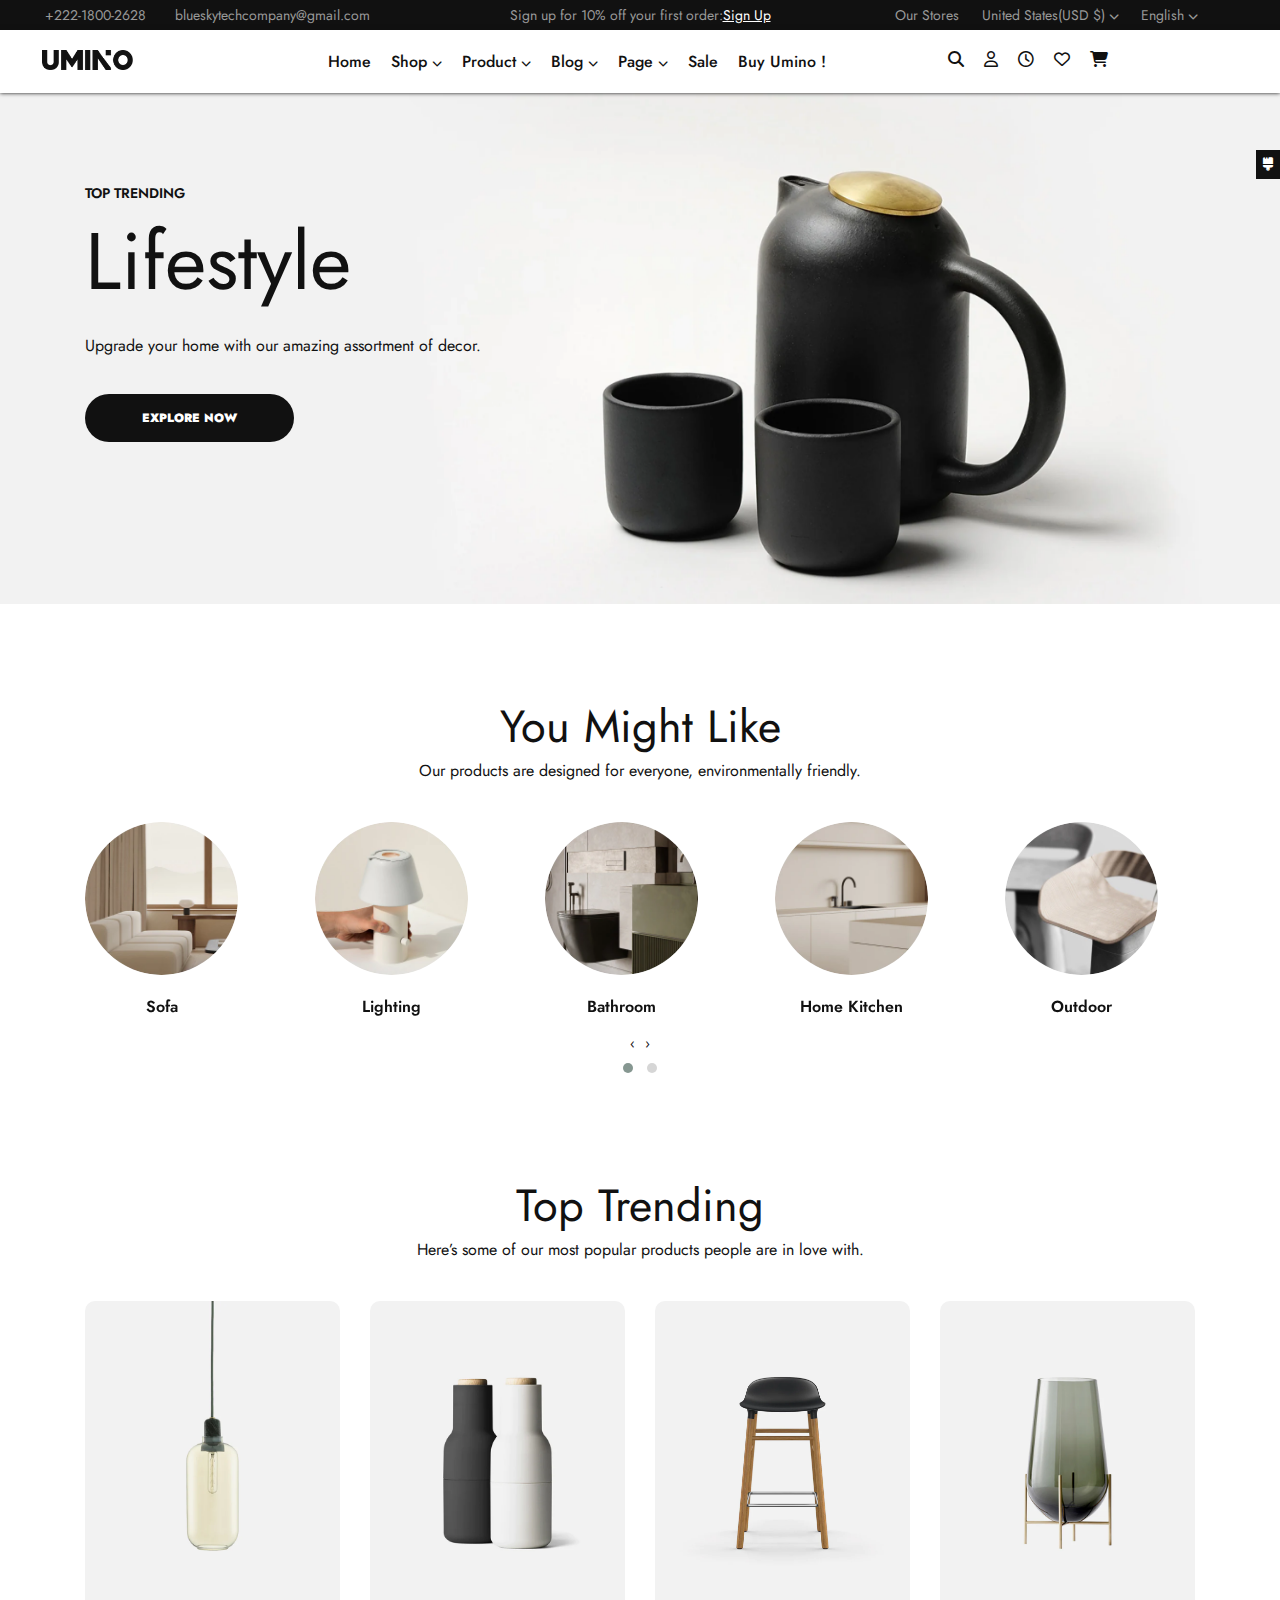
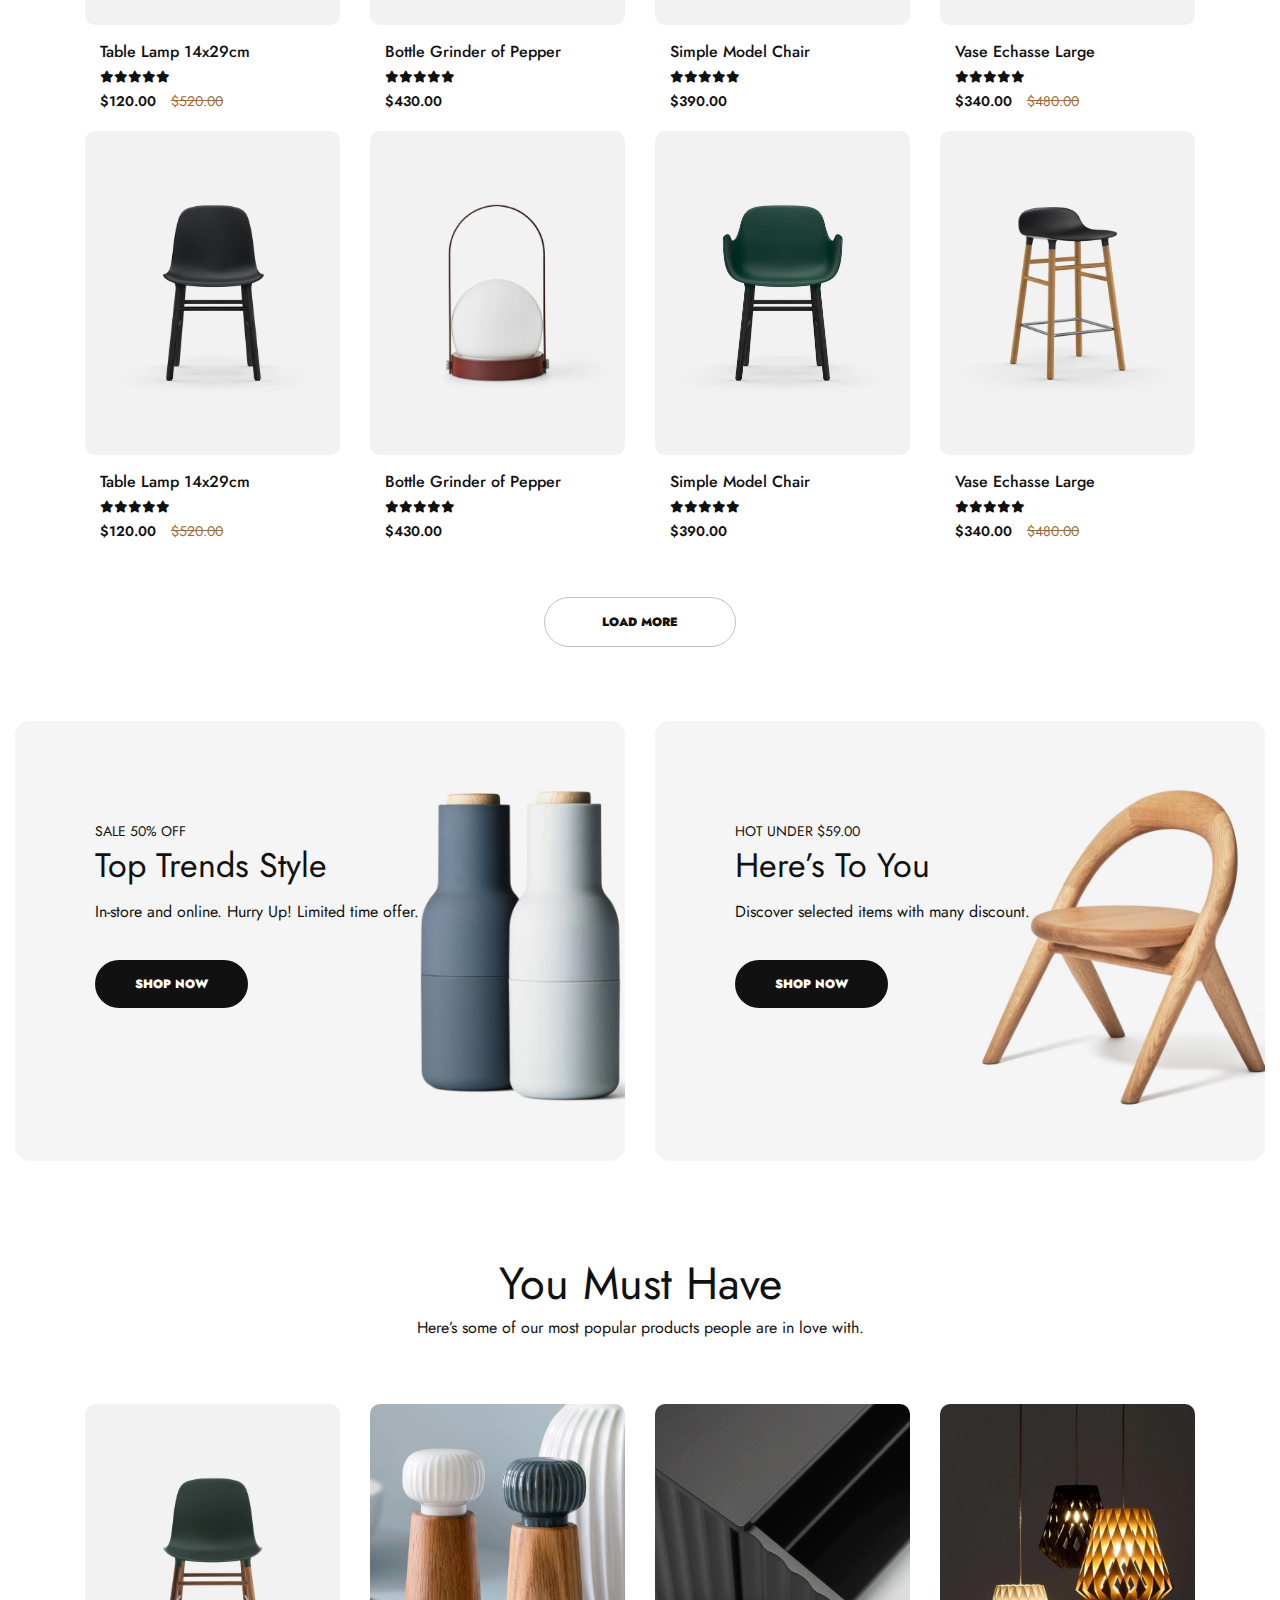
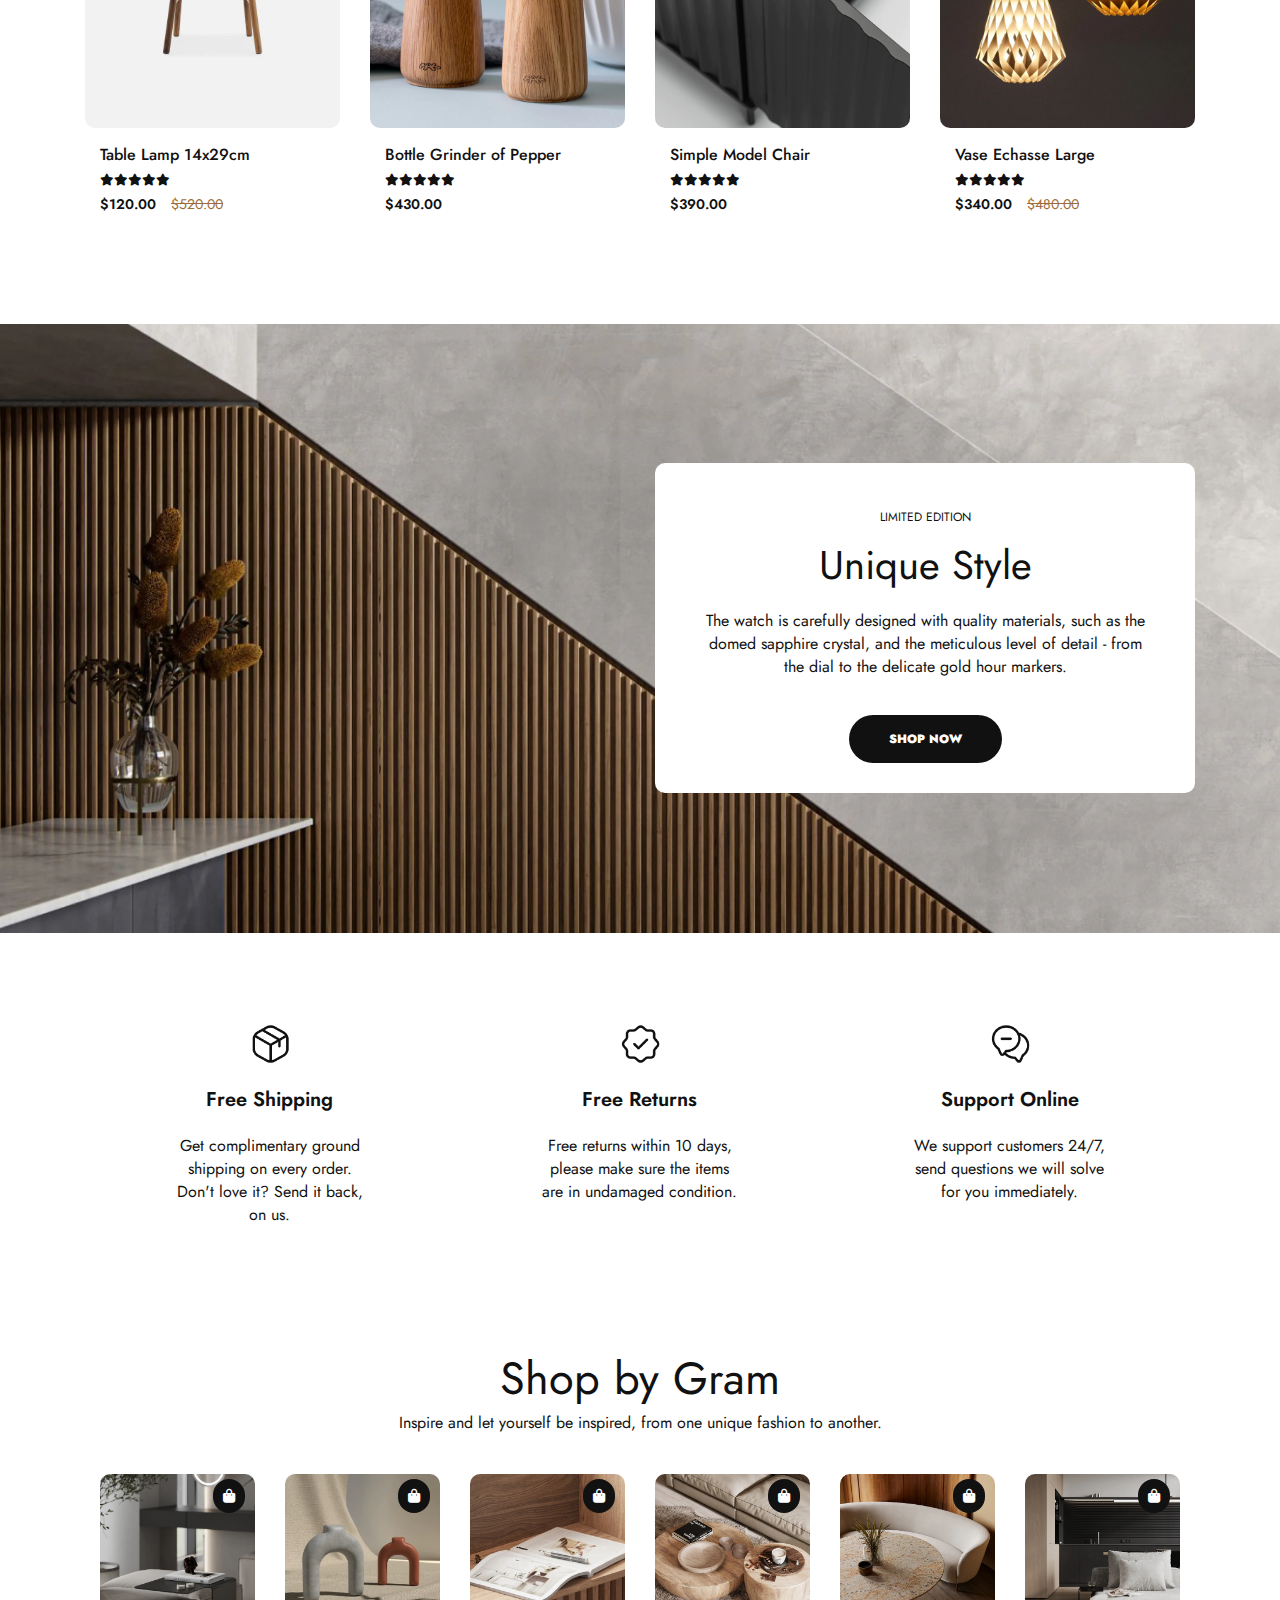
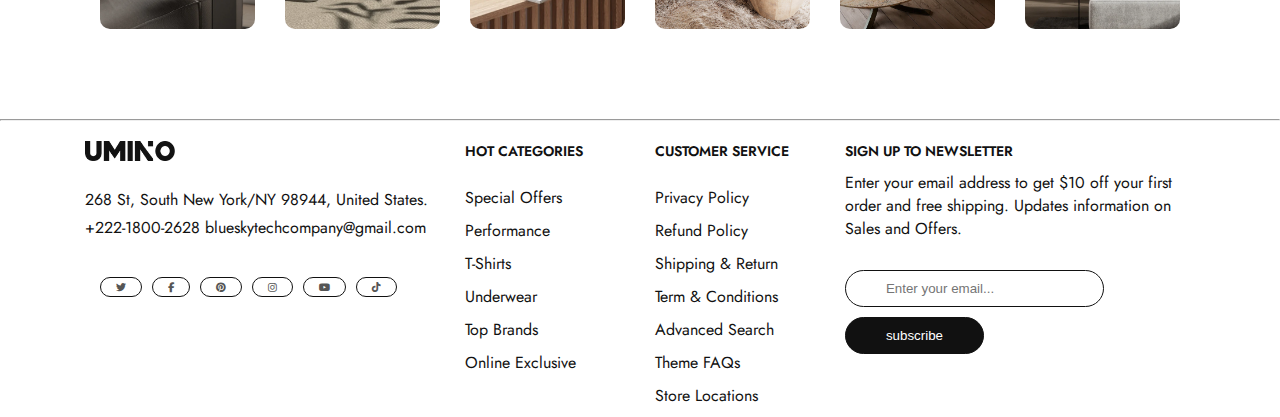
<file: index.html>
<!DOCTYPE html>
<html lang="en">
<head>
    <meta charset="UTF-8">
    <meta name="viewport" content="width=device-width, initial-scale=1.0">
    <title>Umino - Multipurpose Shopify Themes OS 2.0 - RTL Support</title>
    <!-- owl-carousel -->
    <link rel="stylesheet" href="css/owl.carousel.min.css">
    <link rel="stylesheet" href="css/owl.theme.default.min.css">
    <!-- SWIPER -->
    <linklink rel="stylesheet"  href="https://cdn.jsdelivr.net/npm/swiper@11/swiper-bundle.min.css"/>
    <script src="https://cdn.jsdelivr.net/npm/swiper@11/swiper-bundle.min.js"></script>

    <!-- favicon-icon -->
    <link rel="icon" href="image/Favicon_971b4ca4-74dd-4ba9-b347-20c2dae81f9d.webp"/>
    <!-- fontawsome -->
    <link rel="stylesheet" href="css/all.min.css"/>
    <!-- style-css -->
    <link rel="stylesheet" href="css/style.css" id="theamcss"/>
    <!-- media-css -->
    <!-- <link rel="stylesheet" href="css/media.css"/> -->
    <link rel="stylesheet" href="css/max-media.css"/>

    <style>
        @import url('https://fonts.googleapis.com/css2?family=Jost:ital,wght@0,100;0,200;0,300;0,400;0,500;0,600;0,700;0,800;0,900;1,100;1,200;1,300;1,400&display=swap');
      </style>
</head>
<body>
    <div class="color-palette">
        <div class="colors-btn">
            <button class="c-btn">
                <i class="fa-solid fa-brush"></i>
            </button>
        </div>
        <div class="colors">
            <ul class="d-f row-gap-1">
                <li class="w-4">
                    <span class="color" id="red"></span>
                </li>
                <li class="w-4">
                    <span class="color" id="style"></span>
                </li>
                <li class="w-4">
                    <span class="color" id="blue-gradiant"></span>
                </li>
                <li class="w-4">
                    <span class="color" id="darkgreen"></span>
                </li>
                <li class="w-4">
                    <span class="color" id="purpal"></span>
                </li>
                <li class="w-4">
                    <span class="color" id="skin"></span>
                </li>
                <li class="w-4">
                    <span class="color" id="lemon"></span>
                </li>
                <li class="w-4">
                    <span class="color" id="orange"></span>
                </li>
                <li class="w-4">
                    <span class="color" id="raisin-black"></span>
                </li>
            </ul>
        </div>
    </div>


    <header>
        <!-- TOP-BAR -->
        <div class="top-bar d-f d-es-none d-s-none d-m-none d-l-none d-xl-flex">
            <div class="w-4">
                <div class="top-contect">
                    <a href="tel:+222-1800-2628 ">
                        <span>+222-1800-2628 </span>
                    </a>
                    <a href="mailto:blueskytechcompany@gmail.com ">
                        <span>blueskytechcompany@gmail.com</span>
                    </a>
                </div>    
            </div>
            <div class="w-4">
                <div class="top-account d-f justify-center">
                    <span>Sign up for 10% off your first order:</span>
                    <a href="#">
                        <span><strong> Sign Up</strong></span>
                    </a>    
                </div>
            </div>
            <div class="w-4">
                <div class="top-other d-f">
                    <div class="w-12 d-f">
                        <a href="#">
                            <span>Our Stores </span>
                        </a>
                        <a href="#">
                            <span>United States(USD $)
                                <i class="fa-solid fa-chevron-down"></i>
                            </span>
                        </a>
                        <a href="#">
                            <span> English
                                <i class="fa-solid fa-chevron-down"></i>    
                            </span>
                        </a>
                    </div>    
                </div>
            </div>
        </div>
        <!-- MENU-BAR -->
        <div class="menu-bar big-menu shop-menu">
            <div class="row d-f space-evenly">
                <div class="w-2 w-es-4 w-s-4 w-m-3 w-xl-2">
                    <div class="logo">
                        <img src="image/lgh_f6.avif" alt="logo">
                    </div>
                </div>
                <!-- <div class="w-2"></div> -->
                <div class="w-7 d-es-none d-s-none d-m-none d-l-none d-xl-flex w-xl-6 d-xl-between w-xxl-6 d-xxl-between">
                    <div class="menu">
                        <ul class="d-f space-evenly">
                            <li>
                                <a href="#">
                                    <span>Home
                                    </span>
                                </a>    
                            </li>
                            <li class="s-m">
                                <a href="#">
                                    <span>Shop
                                        <i class="fa-solid fa-chevron-down"></i>
                                    </span>
                                </a>
                                <div class="shop-mega">
                                    <div class="container">
                                        <div class="row">
                                            <div class="w-5 d-f space-evenly">
                                                <div class="Shop-Layout">
                                                    <ul>
                                                        <h3>
                                                            Shop layout
                                                        </h3>
                                                        <li class="home">
                                                            <a href="#">
                                                                <span>Grid 2 columns</span>
                                                            </a>
                                                        </li>
                                                        <li>
                                                            <a href="#">
                                                                <span>Grid 3 columns</span>
                                                            </a>
                                                        </li>
                                                        <li>
                                                            <a href="#">
                                                                <span>Grid 4 columns</span>
                                                            </a>
                                                        </li>
                                                        <li>
                                                            <a href="#">
                                                                <span>Post left sidebar</span>
                                                            </a>
                                                        </li>
                                                        <li>
                                                            <a href="#">
                                                                <span>Post right sidebar</span>
                                                            </a>
                                                        </li>
                                                        <li>
                                                            <a href="#">
                                                                <span>Post list view</span>
                                                            </a>
                                                        </li>
                                                        <li>
                                                            <a href="#">
                                                                <span>Single post</span>
                                                            </a>
                                                        </li>
                                                        <li>
                                                            <a href="#">
                                                                <span>Pagination loadmore</span>
                                                            </a>
                                                        </li>
                                                        <li class="m-g">
                                                            <a href="#">
                                                                <span>Panigation Infinite scrolling</span>
                                                            </a>
                                                        </li>
                                                    </ul>
                                                </div>
                                                <div class="Shop-page">
                                                    <ul>
                                                        <h3>
                                                            Shop page
                                                        </h3>
                                                        <li class="home">
                                                            <a href="#">
                                                                <span>Grid 2 columns</span>
                                                            </a>
                                                        </li>
                                                        <li>
                                                            <a href="#">
                                                                <span>Grid 3 columns</span>
                                                            </a>
                                                        </li>
                                                        <li>
                                                            <a href="#">
                                                                <span>Grid 4 columns</span>
                                                            </a>
                                                        </li>
                                                        <li>
                                                            <a href="#">
                                                                <span>Post left sidebar</span>
                                                            </a>
                                                        </li>
                                                    </ul>
                                                </div>
                                            </div>
                                            <div class="w-7 d-f">
                                                <div class="w-1"></div>
                                                <div class="w-5">
                                                    <div class="img-shop">
                                                        <div class="shop-btn">
                                                            <a href="#">
                                                                <span>Shop Now</span>
                                                            </a>
                                                        </div>
                                                    </div>
                                                </div>
                                                <div class="w-5">
                                                    <div class="shop-img-1">
                                                        <div class="shop-btn">
                                                            <a href="#">
                                                                <span>Shop Now</span>
                                                            </a>
                                                        </div>
                                                    </div>
                                                </div>
                                                <div class="w-1"></div>
                                            </div>
                                        </div>
                                    </div>
                                </div>
                            </li>
                            <li class="mega">
                                <a href="#">
                                    <span>Product
                                        <i class="fa-solid fa-chevron-down"></i>
                                    </span>
                                </a>
                                <div class="mega-menu">
                                    <div class="m-m d-f">
                                        <div class="w-2">
                                            <ul>
                                                <li>
                                                    <h3>Product layout</h3>
                                                    <a href="#">
                                                        <span>
                                                            Default layout
                                                        </span>
                                                    </a>
                                                </li>
                                                <li>
                                                    <a href="#">
                                                        <span>
                                                            Full width
                                                        </span>
                                                    </a>
                                                </li>
                                                <li>
                                                    <a href="#">
                                                        <span>
                                                            Full container
                                                        </span>
                                                    </a>
                                                </li>
                                                <li>
                                                    <a href="#">
                                                        <span>
                                                            Product detail digital
                                                        </span>
                                                    </a>
                                                </li>
                                                <li>
                                                    <a href="#">
                                                        <span>
                                                            Default tab
                                                        </span>
                                                    </a>
                                                </li>
                                                <li>
                                                    <a href="#">
                                                        <span>
                                                            Tab accordion
                                                        </span>
                                                    </a>
                                                </li>
                                                <li>
                                                    <a href="#">
                                                        <span>
                                                            Open all tab
                                                        </span>
                                                    </a>
                                                </li>
                                                <li>
                                                    <a href="#">
                                                        <span>
                                                            Tab accordion inner
                                                        </span>
                                                    </a>
                                                </li>
                                            </ul>
                                        </div>
                                        <div class="w-2">
                                            <ul>
                                                <li>
                                                    <h3>
                                                        Product features
                                                    </h3>
                                                    <a href="#">
                                                        <span>
                                                            Compare color
                                                        </span>
                                                    </a>
                                                </li>
                                                <li>
                                                    <a href="#">
                                                        <span>
                                                            Ask a question
                                                        </span>
                                                    </a>
                                                </li>
                                                <li>
                                                    <a href="#">
                                                        <span>
                                                            Pickup available
                                                        </span>
                                                    </a>
                                                </li>
                                                <li>
                                                    <a href="#">
                                                        <span>
                                                            Share products
                                                        </span>
                                                    </a>
                                                </li>
                                                <li>
                                                    <a href="#">
                                                        <span>
                                                            Product pre-orders
                                                        </span>
                                                    </a>
                                                </li>
                                                <li>
                                                    <a href="#">
                                                        <span>
                                                            Terms And Conditions
                                                        </span>
                                                    </a>
                                                </li>
                                                <li>
                                                    <a href="#">
                                                        <span>
                                                            Product left sidebar
                                                        </span>
                                                    </a>
                                                </li>
                                                <li>
                                                    <a href="#">
                                                        <span>
                                                            Product right sidebar
                                                        </span>
                                                    </a>
                                                </li>
                                                <li>
                                                    <a href="#">
                                                        <span>
                                                            Product drawer sidebar
                                                        </span>
                                                    </a>
                                                </li>
                                            </ul>
                                        </div>
                                        <div class="w-2">
                                            <ul>
                                                <li>
                                                    <h3>
                                                        Product details
                                                    </h3>
                                                    <a href="#">
                                                        <span>
                                                            Compare color
                                                        </span>
                                                    </a>
                                                </li>
                                                <li>
                                                    <a href="#">
                                                        <span>
                                                            Ask a question
                                                        </span>
                                                    </a>
                                                </li>
                                                <li>
                                                    <a href="#">
                                                        <span>
                                                            Pickup available
                                                        </span>
                                                    </a>
                                                </li>
                                                <li>
                                                    <a href="#">
                                                        <span>
                                                            Share products
                                                        </span>
                                                    </a>
                                                </li>
                                                <li>
                                                    <a href="#">
                                                        <span>
                                                            Product pre-orders
                                                        </span>
                                                    </a>
                                                </li>
                                                <li>
                                                    <a href="#">
                                                        <span>
                                                            Terms And Conditions
                                                        </span>
                                                    </a>
                                                </li>
                                                <li>
                                                    <a href="#">
                                                        <span>
                                                            Product left sidebar
                                                        </span>
                                                    </a>
                                                </li>
                                                <li>
                                                    <a href="#">
                                                        <span>
                                                            Product right sidebar
                                                        </span>
                                                    </a>
                                                </li>
                                                <li>
                                                    <a href="#">
                                                        <span>
                                                            Product drawer sidebar
                                                        </span>
                                                    </a>
                                                </li>
                                            </ul>
                                        </div>
                                        <div class="w-2">
                                            <ul>
                                                <li>
                                                    <h3>
                                                       Thumbnails Position
                                                   </h3>
                                                    <a href="#">
                                                        <span>
                                                            Compare color
                                                        </span>
                                                    </a>
                                                </li>
                                                <li>
                                                    <a href="#">
                                                        <span>
                                                            Ask a question
                                                        </span>
                                                    </a>
                                                </li>
                                                <li>
                                                    <a href="#">
                                                        <span>
                                                            Pickup available
                                                        </span>
                                                    </a>
                                                </li>
                                                <li>
                                                    <a href="#">
                                                        <span>
                                                            Share products
                                                        </span>
                                                    </a>
                                                </li>
                                                <li>
                                                    <a href="#">
                                                        <span>
                                                            Product pre-orders
                                                        </span>
                                                    </a>
                                                </li>
                                                <li>
                                                    <a href="#">
                                                        <span>
                                                            Terms And Conditions
                                                        </span>
                                                    </a>
                                                </li>
                                                <li>
                                                    <a href="#">
                                                        <span>
                                                            Product left sidebar
                                                        </span>
                                                    </a>
                                                </li>
                                                <li>
                                                    <a href="#">
                                                        <span>
                                                            Product right sidebar
                                                        </span>
                                                    </a>
                                                </li>
                                                <li>
                                                    <a href="#">
                                                        <span>
                                                            Product drawer sidebar
                                                        </span>
                                                    </a>
                                                </li>
                                            </ul>
                                        </div>
                                        <div class="w-2">
                                            <ul>
                                                <li>
                                                    <h3>
                                                       Boot sale
                                                   </h3>
                                                    <a href="#">
                                                        <span>
                                                            Compare color
                                                        </span>
                                                    </a>
                                                </li>
                                                <li>
                                                    <a href="#">
                                                        <span>
                                                            Ask a question
                                                        </span>
                                                    </a>
                                                </li>
                                                <li>
                                                    <a href="#">
                                                        <span>
                                                            Pickup available
                                                        </span>
                                                    </a>
                                                </li>
                                                <li>
                                                    <a href="#">
                                                        <span>
                                                            Share products
                                                        </span>
                                                    </a>
                                                </li>
                                                <li>
                                                    <a href="#">
                                                        <span>
                                                            Product pre-orders
                                                        </span>
                                                    </a>
                                                </li>
                                                <li>
                                                    <a href="#">
                                                        <span>
                                                            Terms And Conditions
                                                        </span>
                                                    </a>
                                                </li>
                                                <li>
                                                    <a href="#">
                                                        <span>
                                                            Product left sidebar
                                                        </span>
                                                    </a>
                                                </li>
                                                <li>
                                                    <a href="#">
                                                        <span>
                                                            Product right sidebar
                                                        </span>
                                                    </a>
                                                </li>
                                                <li>
                                                    <a href="#">
                                                        <span>
                                                            Product drawer sidebar
                                                        </span>
                                                    </a>
                                                </li>
                                            </ul>
                                        </div>
                                        <div class="w-2">
                                            <ul>
                                                <li>
                                                    <h3>
                                                       Product types
                                                   </h3>
                                                    <a href="#">
                                                        <span>
                                                            Compare color
                                                        </span>
                                                    </a>
                                                </li>
                                                <li>
                                                    <a href="#">
                                                        <span>
                                                            Ask a question
                                                        </span>
                                                    </a>
                                                </li>
                                                <li>
                                                    <a href="#">
                                                        <span>
                                                            Pickup available
                                                        </span>
                                                    </a>
                                                </li>
                                                <li>
                                                    <a href="#">
                                                        <span>
                                                            Share products
                                                        </span>
                                                    </a>
                                                </li>
                                                <li>
                                                    <a href="#">
                                                        <span>
                                                            Product pre-orders
                                                        </span>
                                                    </a>
                                                </li>
                                                <li>
                                                    <a href="#">
                                                        <span>
                                                            Terms And Conditions
                                                        </span>
                                                    </a>
                                                </li>
                                                <li>
                                                    <a href="#">
                                                        <span>
                                                            Product left sidebar
                                                        </span>
                                                    </a>
                                                </li>
                                                <li>
                                                    <a href="#">
                                                        <span>
                                                            Product right sidebar
                                                        </span>
                                                    </a>
                                                </li>
                                                <li>
                                                    <a href="#">
                                                        <span>
                                                            Product drawer sidebar
                                                        </span>
                                                    </a>
                                                </li>
                                            </ul>
                                        </div>
                                    </div>
                                </div>
                            </li>
                            <li class="dropdown">
                                <a href="#">
                                    <span>Blog
                                        <i class="fa-solid fa-chevron-down"></i>
                                    </span>
                                </a>
                                <div class="dropdown-menu">
                                    <ul>
                                        <li class="home">
                                            <a href="#">
                                                <span>Grid 2 columns</span>
                                            </a>
                                        </li>
                                        <li>
                                            <a href="#">
                                                <span>Grid 3 columns</span>
                                            </a>
                                        </li>
                                        <li>
                                            <a href="#">
                                                <span>Grid 4 columns</span>
                                            </a>
                                        </li>
                                        <li>
                                            <a href="#">
                                                <span>Post left sidebar</span>
                                            </a>
                                        </li>
                                        <li>
                                            <a href="#">
                                                <span>Post right sidebar</span>
                                            </a>
                                        </li>
                                        <li>
                                            <a href="#">
                                                <span>Post list view</span>
                                            </a>
                                        </li>
                                        <li>
                                            <a href="#">
                                                <span>Single post</span>
                                            </a>
                                        </li>
                                        <li>
                                            <a href="#">
                                                <span>Pagination loadmore</span>
                                            </a>
                                        </li>
                                        <li class="m-g">
                                            <a href="#">
                                                <span>Panigation Infinite scrolling</span>
                                            </a>
                                        </li>
                                    </ul>
                                </div>
                            </li>
                            <li class="dropdown">
                                <a href="#">
                                    <span>Page
                                        <i class="fa-solid fa-chevron-down"></i>
                                    </span>
                                </a>
                                <div class="dropdown-menu">
                                    <ul>
                                        <li class="home">
                                            <a href="#">
                                                <span>About us</span>
                                            </a>
                                        </li>
                                        <li>
                                            <a href="#">
                                                <span>Our Stores</span>
                                            </a>
                                        </li>
                                        <li>
                                            <a href="#">
                                                <span>Faq's</span>
                                            </a>
                                        </li>
                                        <li>
                                            <a href="#">
                                                <span>Brands</span>
                                            </a>
                                        </li>
                                        <li>
                                            <a href="#">
                                                <span>Career</span>
                                            </a>
                                        </li>
                                        <li>
                                            <a href="#">
                                                <span>Contact us</span>
                                            </a>
                                        </li>
                                        <li>
                                            <a href="#">
                                                <span>Store location</span>
                                            </a>
                                        </li>
                                        <li>
                                            <a href="#">
                                                <span>Timeline</span>
                                            </a>
                                        </li>
                                        <li>
                                            <a href="#">
                                                <span>Portfolio</span>
                                            </a>
                                        </li>
                                        <li>
                                            <a href="#">
                                                <span>Compare</span>
                                            </a>
                                        </li>
                                        <li>
                                            <a href="#">
                                                <span>My account</span>
                                            </a>
                                        </li>
                                        <li>
                                            <a href="#">
                                                <span>Page 404 </span>
                                            </a>
                                        </li>
                                        <li class="m-g">
                                            <a href="#">
                                                <span>Recently Viewed Products</span>
                                            </a>
                                        </li>
                                    </ul>
                                </div>
                            </li>
                            <li>
                                <a href="#">
                                    <span>Sale</span>
                                </a>     
                            </li>
                            <li>
                                <a href="#">
                                    <span>Buy Umino !</span>
                                </a>    
                            </li>
                        </ul>
                    </div>
                </div>
                <div class="w-3 d-es-none d-s-none d-m-none d-l-none d-xl-flex w-xl-3 space-between">
                    <div class="menu-icon d-f">
                        <a href="#">
                            <span>
                                <i class="fa-solid fa-magnifying-glass"></i>
                            </span>
                        </a>
                    <a href="#">
                            <span>
                                <i class="fa-regular fa-user"></i>
                            </span>
                        </a>
                    <a href="#">
                            <span>
                                <i class="fa-regular fa-clock"></i>
                            </span>
                        </a>
                    <a href="#">
                            <span>
                                <i class="fa-regular fa-heart"></i>
                            </span>
                        </a>
                        <a href="#">
                            <span>
                                <i class="fa-solid fa-cart-shopping"></i>
                            </span>
                        </a>
                    </div>    
                </div>
                <div class="media-icon d-f d-es-block d-s-block d-m-block d-l-block d-xl-none d-xxl-none">
                    <a href="#">
                        <span>
                            <i class="fa-solid fa-bars"></i>
                        </span>
                    </a>
                </div>
            </div>    
        </div>
    </header>
    <main>
        <!-- banner -->
        <section class="banner-bg">
            <div class="container">
                <div class="row p-t">
                        <div class="w-6 w-es-12 w-s-12 w-m-6 w-l-6 w-xl-6 w-xxl-6">
                            <div class="banner-content">
                                <span>TOP TRENDING</span>
                                 <h2>Lifestyle</h2>
                                 <p>Upgrade your home with our amazing assortment of decor.</p>
                                 <div class="banner-btn">
                                     <a href="#">
                                         <span>Explore Now</span>
                                     </a>
                                 </div>
                            </div>
                        </div>
                </div>
            </div>
        </section>
        <!-- You Might Like -->
        <section class="p-t-b">
            <div class="container">
                <div class="row">
                    <div class="w-12 d-f justify-center w-es-12 w-s-12 w-m-12 w-l-12 w-xl-12 w-xxl-12">
                        <div class="title">
                            <h2>You Might Like</h2>
                            <p>Our products are designed for everyone, environmentally friendly.</p>
                        </div>
                    </div>
                    <div class="owl-carousel owl-theme d-f">
                        <div class="item w-10">
                            <div class="might-img">
                                <img src="image/t1_d1.webp" alt="">
                            </div>    
                            <div class="w-12 d-f justify-center might-content">
                                <span>Sofa</span>
                            </div>      
                        </div>
                        <div class="item w-10">
                            <div class="might-img">
                                <img src="image/t2_d1.webp" alt="">
                            </div>
                            <div class="w-12 d-f justify-center might-content">
                                <span>Lighting</span>
                            </div>  
                        </div>
                        <div class="item w-10">
                            <div class="might-img">
                                <img src="image/t3_d1.webp" alt="">
                            </div>
                            <div class="w-12 d-f justify-center might-content">
                                <span>Bathroom</span>
                            </div>  
                        </div>
                        <div class="item w-10">
                            <div class="might-img">
                                <img src="image/t4_d1.webp" alt="">
                            </div>
                            <div class="w-12 d-f justify-center might-content">
                                <span>Home Kitchen</span>
                            </div>  
                        </div>
                        <div class="item w-10">
                            <div class="might-img">
                                <img src="image/t5_d1.webp" alt="">
                            </div>
                            <div class="w-12 d-f justify-center might-content">
                                <span>Outdoor</span>
                            </div> 
                        </div>
                        <div class="item w-10">
                            <div class="might-img">
                                <img src="image/t6_d1.webp" alt="">
                            </div>
                            <div class="w-12 d-f justify-center might-content">
                                <span>Bedroom</span>
                            </div>  
                        </div>
                      </div>
                </div>
            </div>
        </section>
        <!-- top-treading -->
        <section class="p-b">
            <div class="container">
                <div class="row">
                    <div class="w-12 d-f justify-center w-es-12 w-s-12">
                        <div class="title">
                            <h2>Top Trending</h2>
                            <p>Here’s some of our most popular products people are in love with.</p>
                        </div>
                    </div>
                    <div class="w-3 w-es-12 w-s-12 w-m-6 w-l-4 w-xl-3">
                        <div class="tranding-content">
                            <div class="tranding-img">
                                <img src="image/furniture_products_8_1.jpg" alt="">
                            </div>
                            <div class="w-12 tranding-main">
                                <div class="product-name">
                                    <span>Table Lamp 14x29cm</span>
                                </div>                      
                                <div class="ratting d-f">
                                    <i class="fa-solid fa-star"></i>
                                    <i class="fa-solid fa-star"></i>
                                    <i class="fa-solid fa-star"></i>
                                    <i class="fa-solid fa-star"></i>
                                    <i class="fa-solid fa-star"></i>
                                </div>
                                <div class="price d-f">
                                    <div class="">
                                        <span>$120.00</span>
                                    </div>
                                    <div class="w-4 del">
                                        <span><del>$520.00</del></span>
                                    </div>
                                </div>    
                            </div>
                        </div>
                    </div>
                    <div class="w-3 w-es-12 w-s-12 w-m-6 w-l-4 w-xl-3">
                        <div class="tranding-content">
                            <div class="tranding-img">
                                <img src="image/furniture_products_6_1.jpg" alt="">
                            </div>
                            <div class="w-12 tranding-main">
                                <div class="product-name">
                                    <span>Bottle Grinder of Pepper</span>
                                </div>                      
                                <div class="ratting d-f">
                                    <i class="fa-solid fa-star"></i>
                                    <i class="fa-solid fa-star"></i>
                                    <i class="fa-solid fa-star"></i>
                                    <i class="fa-solid fa-star"></i>
                                    <i class="fa-solid fa-star"></i>
                                </div>
                                <div class="price d-f">
                                    <div class="">
                                        <span>$430.00</span>
                                    </div>
                                </div>    
                            </div>
                        </div>
                    </div>
                    <div class="w-3 w-es-12 w-s-12 w-m-6 w-l-4 w-xl-3">
                        <div class="tranding-content">
                            <div class="tranding-img">
                                <img src="image/furniture_products_14_1.jpg" alt="">
                            </div>
                            <div class="w-12 tranding-main">
                                <div class="product-name">
                                    <span>Simple Model Chair</span>
                                </div>                      
                                <div class="ratting d-f">
                                    <i class="fa-solid fa-star"></i>
                                    <i class="fa-solid fa-star"></i>
                                    <i class="fa-solid fa-star"></i>
                                    <i class="fa-solid fa-star"></i>
                                    <i class="fa-solid fa-star"></i>
                                </div>
                                <div class="price d-f">
                                    <div class="">
                                        <span>$390.00</span>
                                    </div>
                                </div>    
                            </div>
                        </div>
                    </div>
                    <div class="w-3 w-es-12 w-s-12 w-m-6 w-l-4 w-xl-3">
                        <div class="tranding-content">
                            <div class="tranding-img">
                                <img src="image/furniture_products_5_1.jpg" alt="">
                            </div>
                            <div class="w-12 tranding-main">
                                <div class="product-name">
                                    <span>Vase Echasse Large</span>
                                </div>                      
                                <div class="ratting d-f">
                                    <i class="fa-solid fa-star"></i>
                                    <i class="fa-solid fa-star"></i>
                                    <i class="fa-solid fa-star"></i>
                                    <i class="fa-solid fa-star"></i>
                                    <i class="fa-solid fa-star"></i>
                                </div>
                                <div class="price d-f">
                                    <div class="">
                                        <span>$340.00</span>
                                    </div>
                                    <div class="w-4 del">
                                        <span><del>$480.00</del></span>
                                    </div>
                                </div>    
                            </div>
                        </div>
                    </div>
                    <div class="w-3 w-es-12 w-s-12 w-m-6 w-l-4 w-xl-3">
                        <div class="tranding-content">
                            <div class="tranding-img">
                                <img src="image/furniture_products_1_8.jpg" alt="">
                            </div>
                            <div class="w-12 tranding-main">
                                <div class="product-name">
                                    <span>Table Lamp 14x29cm</span>
                                </div>                      
                                <div class="ratting d-f">
                                    <i class="fa-solid fa-star"></i>
                                    <i class="fa-solid fa-star"></i>
                                    <i class="fa-solid fa-star"></i>
                                    <i class="fa-solid fa-star"></i>
                                    <i class="fa-solid fa-star"></i>
                                </div>
                                <div class="price d-f">
                                    <div class="">
                                        <span>$120.00</span>
                                    </div>
                                    <div class="w-4 del">
                                        <span><del>$520.00</del></span>
                                    </div>
                                </div>    
                            </div>
                        </div>
                    </div>
                    <div class="w-3 w-es-12 w-s-12 w-m-6 w-l-4 w-xl-3">
                        <div class="tranding-content">
                            <div class="tranding-img">
                                <img src="image/furniture_products_7_2.webp" alt="">
                            </div>
                            <div class="w-12 tranding-main">
                                <div class="product-name">
                                    <span>Bottle Grinder of Pepper</span>
                                </div>                      
                                <div class="ratting d-f">
                                    <i class="fa-solid fa-star"></i>
                                    <i class="fa-solid fa-star"></i>
                                    <i class="fa-solid fa-star"></i>
                                    <i class="fa-solid fa-star"></i>
                                    <i class="fa-solid fa-star"></i>
                                </div>
                                <div class="price d-f">
                                    <div class="">
                                        <span>$430.00</span>
                                    </div>
                                </div>    
                            </div>
                        </div>
                    </div>
                    <div class="w-3 w-es-12 w-s-12 w-m-6 w-l-4 w-xl-3">
                        <div class="tranding-content">
                            <div class="tranding-img">
                                <img src="image/furniture_products_3_5.jpg" alt="">
                            </div>
                            <div class="w-12 tranding-main">
                                <div class="product-name">
                                    <span>Simple Model Chair</span>
                                </div>                      
                                <div class="ratting d-f">
                                    <i class="fa-solid fa-star"></i>
                                    <i class="fa-solid fa-star"></i>
                                    <i class="fa-solid fa-star"></i>
                                    <i class="fa-solid fa-star"></i>
                                    <i class="fa-solid fa-star"></i>
                                </div>
                                <div class="price d-f">
                                    <div class="">
                                        <span>$390.00</span>
                                    </div>
                                </div>    
                            </div>
                        </div>
                    </div>
                    <div class="w-3 w-es-12 w-s-12 w-m-6 w-l-4 w-xl-3">
                        <div class="tranding-content">
                            <div class="tranding-img">
                                <img src="image/furniture_products_14_2.webp" alt="">
                            </div>
                            <div class="w-12 tranding-main">
                                <div class="product-name">
                                    <span>Vase Echasse Large</span>
                                </div>                      
                                <div class="ratting d-f">
                                    <i class="fa-solid fa-star"></i>
                                    <i class="fa-solid fa-star"></i>
                                    <i class="fa-solid fa-star"></i>
                                    <i class="fa-solid fa-star"></i>
                                    <i class="fa-solid fa-star"></i>
                                </div>
                                <div class="price d-f">
                                    <div class="">
                                        <span>$340.00</span>
                                    </div>
                                    <div class="w-4 del">
                                        <span><del>$480.00</del></span>
                                    </div>
                                </div>    
                            </div>
                        </div>
                    </div>
                    <div class="w-12 d-f justify-center w-es-12 w-s-12">
                        <div class="tranding-btn">
                            <div class="banner-btn">
                                <a href="#">
                                    <span>Load More</span>
                                </a>
                            </div>
                        </div>
                    </div>
                </div>
            </div>
        </section>
        <!-- style -->
        <section class="p-b">
           <div class="row row-gap">
            <div class="w-6  w-es-12 w-s-12 w-m-12 w-l-12 w-xl-6 w-xxl-6">
                <div class="card-1">
                     <div class="w-12 card-content">
                        <span>SALE 50% OFF</span>
                        <h3>Top Trends Style</h3>
                        <p>In-store and online. Hurry Up! Limited time offer.</p>
                        <div class="card-btn banner-btn">
                            <a href="#">
                                <span>shop now</span>
                            </a>
                        </div>
                    </div>
                </div>
            </div>
           <div class="w-6  w-es-12 w-s-12 w-m-12 w-l-12 w-xl-6 w-xxl-6">
                <div class="card-2">
                    <div class="w-12 card-content">
                        <span>HOT UNDER $59.00</span>
                        <h3>Here’s To You</h3>
                        <p>Discover selected items with many discount.</p>
                        <div class="card-btn banner-btn">
                            <a href="#">
                                <span>shop now</span>
                            </a>
                        </div>
                    </div>
                </div>
           </div>
           </div>
        </section>
        <!-- You Must Have -->
        <section class="p-b">
            <div class="container">
                <div class="row row-gap">
                    <div class="w-12 d-f justify-center w-es-12 w-s-12">
                        <div class="title">
                            <h2>You Must Have</h2>
                            <p>Here’s some of our most popular products people are in love with.</p>
                        </div>
                    </div>
                    <div class="w-3 w-es-12 w-s-12 w-m-6 w-l-4 w-xl-3 w-xxl-3">
                        <div class="tranding-content">
                            <div class="tranding-img">
                                <img src="image/furniture_products_16_2.webp" alt="">
                            </div>
                            <div class="w-12 tranding-main">
                                <div class="product-name">
                                    <span>Table Lamp 14x29cm</span>
                                </div>                      
                                <div class="ratting d-f">
                                    <i class="fa-solid fa-star"></i>
                                    <i class="fa-solid fa-star"></i>
                                    <i class="fa-solid fa-star"></i>
                                    <i class="fa-solid fa-star"></i>
                                    <i class="fa-solid fa-star"></i>
                                </div>
                                <div class="price d-f">
                                    <div class="">
                                        <span>$120.00</span>
                                    </div>
                                    <div class="w-4 del">
                                        <span><del>$520.00</del></span>
                                    </div>
                                </div>    
                            </div>
                        </div>
                    </div>
                    <div class="w-3 w-es-12 w-s-12 w-m-6 w-l-4 w-xl-3 w-xxl-3">
                        <div class="tranding-content">
                            <div class="tranding-img">
                                <img src="image/furniture_products_10_2.webp" alt="">
                            </div>
                            <div class="w-12 tranding-main">
                                <div class="product-name">
                                    <span>Bottle Grinder of Pepper</span>
                                </div>                      
                                <div class="ratting d-f">
                                    <i class="fa-solid fa-star"></i>
                                    <i class="fa-solid fa-star"></i>
                                    <i class="fa-solid fa-star"></i>
                                    <i class="fa-solid fa-star"></i>
                                    <i class="fa-solid fa-star"></i>
                                </div>
                                <div class="price d-f">
                                    <div class="">
                                        <span>$430.00</span>
                                    </div>
                                </div>    
                            </div>
                        </div>
                    </div>
                    <div class="w-3 w-es-12 w-s-12 w-m-6 w-l-4 w-xl-3 w-xxl-3">
                        <div class="tranding-content">
                            <div class="tranding-img">
                                <img src="image/furniture_products_13_2.webp" alt="">
                            </div>
                            <div class="w-12 tranding-main">
                                <div class="product-name">
                                    <span>Simple Model Chair</span>
                                </div>                      
                                <div class="ratting d-f">
                                    <i class="fa-solid fa-star"></i>
                                    <i class="fa-solid fa-star"></i>
                                    <i class="fa-solid fa-star"></i>
                                    <i class="fa-solid fa-star"></i>
                                    <i class="fa-solid fa-star"></i>
                                </div>
                                <div class="price d-f">
                                    <div class="">
                                        <span>$390.00</span>
                                    </div>
                                </div>    
                            </div>
                        </div>
                    </div>
                    <div class="w-3 w-es-12 w-s-12 w-m-6 w-l-4 w-xl-3 w-xxl-3">
                        <div class="tranding-content">
                            <div class="tranding-img">
                                <img src="image/furniture_products_12_2.webp" alt="">
                            </div>
                            <div class="w-12 tranding-main">
                                <div class="product-name">
                                    <span>Vase Echasse Large</span>
                                </div>                      
                                <div class="ratting d-f">
                                    <i class="fa-solid fa-star"></i>
                                    <i class="fa-solid fa-star"></i>
                                    <i class="fa-solid fa-star"></i>
                                    <i class="fa-solid fa-star"></i>
                                    <i class="fa-solid fa-star"></i>
                                </div>
                                <div class="price d-f">
                                    <div class="">
                                        <span>$340.00</span>
                                    </div>
                                    <div class="w-4 del">
                                        <span><del>$480.00</del></span>
                                    </div>
                                </div>    
                            </div>
                        </div>
                    </div>
                </div>
            </div>
        </section>
        <!-- unique -->
        <section class="Unique-bg d-f align-center w-12">
            <div class="container">
                <div class="row">
                    <div class="w-6"></div>
                    <div class="w-6 w-es-12 w-s-12 w-m-12 w-l-12 w-xl-6 w-xxl-6">
                        <div class="Unique-content">
                            <h4>
                                LIMITED EDITION
                            </h4>
                            <h3>
                                Unique Style
                            </h3>
                            <p>
                                The watch is carefully designed with quality materials,
                                 such as the domed sapphire crystal, and the meticulous
                                  level of detail - from the dial to the delicate gold 
                                  hour markers.
                            </p>
                            <div class="card-btn banner-btn">
                                <a href="#">
                                    <span>shop now</span>
                                </a>
                            </div>
                        </div>
                    </div>
                </div>
            </div>
        </section>
        <!-- policey -->
        <section class="p-t-b policey">
            <div class="container">
                <div class="row">
                    <div class="w-12 d-f">
                        <div class="w-4 w-es-12 w-s-12 w-m-12 w-l-4 w-xl-4 w-xxl-4">
                            <div class="policey-card-1">
                                <div class="w-12 d-f justify-center">
                                    <div class="policey-icon">
                                        <img src="image/icon_box1_d1.webp" alt="">
                                    </div>
                                </div>
                                <div class="w-12">
                                    <div class="policey-content">
                                        <h3>
                                            Free Shipping
                                        </h3>
                                        <p>Get complimentary ground shipping on every order. Don't love it? Send it back, on us.</p>
                                    </div>
                                </div>
                            </div>
                        </div>
                        <div class="w-4 w-es-12 w-s-12 w-m-12 w-l-4 w-xl-4 w-xxl-4">
                            <div class="policey-card-1">
                                <div class="w-12 d-f justify-center">
                                    <div class="policey-icon">
                                        <img src="image/icon_box2_d1.webp" alt="">
                                    </div>
                                </div>
                                <div class="w-12">
                                    <div class="policey-content">
                                        <h3>
                                            Free Returns
                                        </h3>
                                        <p>Free returns within 10 days, please make sure the items are in undamaged condition.</p>
                                    </div>
                                </div>
                            </div>
                        </div>
                        <div class="w-4 w-es-12 w-s-12 w-m-12 w-l-4 w-xl-4 w-xxl-4">
                            <div class="policey-card-1">
                                <div class="w-12 d-f justify-center">
                                    <div class="policey-icon">
                                        <img src="image/icon_box3_d1.webp" alt="">
                                    </div>
                                </div>
                                <div class="w-12">
                                    <div class="policey-content">
                                        <h3>
                                            Support Online
                                        </h3>
                                        <p>We support customers 24/7, send questions we will solve for you immediately.</p>
                                    </div>
                                </div>
                            </div>
                        </div>
                    </div>
                </div>
            </div>
        </section>
        <!-- Shop by Gram -->
        <section class="p-b">
            <div class="container">
                <div class="row">
                    <div class="w-12 d-f justify-center w-es-12 w-s-12">
                        <div class="title">
                            <h2>Shop by Gram</h2>
                            <p>Inspire and let yourself be inspired, from one unique fashion to another.</p>
                        </div>
                    </div>
                    <div class="w-12 shop-gram d-f row-gap">
                        <div class="w-2 w-es-6 w-s-6 w-m-6 w-l-4 w-xl-2 w-xxl-2">
                            <div class="shop-img">
                                <img src="image/i1_d1.webp" alt="">
                                <span>
                                    <i class="fa-solid fa-bag-shopping"></i>
                                </span>    
                            </div>
                        </div>
                        <div class="w-2 w-es-6 w-s-6 w-m-6 w-l-4 w-xl-2 w-xxl-2">
                            <div class="shop-img">
                                <img src="image/i2_d1.webp" alt="">
                                <span>
                                    <i class="fa-solid fa-bag-shopping"></i>
                                </span> 
                            </div>
                        </div>
                        <div class="w-2 d-es-none d-s-none w-m-6 w-l-4 w-xl-2 w-xxl-2">
                            <div class="shop-img">
                                <img src="image/i3_d1.webp" alt="">
                                <span>
                                    <i class="fa-solid fa-bag-shopping"></i>
                                </span> 
                            </div>
                        </div>
                        <div class="w-2 d-es-none d-s-none w-m-6 w-l-4 w-xl-2 w-xxl-2">
                            <div class="shop-img">
                                <img src="image/i4_d1 (1).jpg" alt="2">
                                <span>
                                    <i class="fa-solid fa-bag-shopping"></i>
                                </span> 
                            </div>
                        </div>
                        <div class="w-2 d-es-none d-s-none w-m-6 w-l-4 w-xl-2 w-xxl-2">
                            <div class="shop-img">
                                <img src="image/i5_d1.webp" alt="">
                                <span>
                                    <i class="fa-solid fa-bag-shopping"></i>
                                </span> 
                            </div>
                        </div>
                        <div class="w-2 d-es-none d-s-none w-m-6 w-l-4 w-xl-2 w-xxl-2">
                            <div class="shop-img">
                                <img src="image/i6_d1.webp" alt="">
                                <span>
                                    <i class="fa-solid fa-bag-shopping"></i>
                                </span> 
                            </div>
                        </div>
                    </div>
                </div>
            </div>
        </section>
    </main>
    <hr>
    <br>
    <footer >
        <section>
            <div class="container">
                <div class="row row-gap">
                    <div class="w-4 w-es-12 w-s-12 w-s-12 w-m-6 w-l-6 w-xl-4 w-xxl-4">
                        <div class="contact-footer">
                            <div class="content-footer">
                                <img src="image/lgh_f6.avif" alt="">
                                <p>
                                    268 St, South New York/NY 98944, United States.
                                </p>
                                <span>
                                    +222-1800-2628
                                </span>
                                <span>
                                    blueskytechcompany@gmail.com
                                </span>
                            </div>    
                            <div class="w-12 footer-icon d-f">
                                <a href="#">
                                    <span>
                                        <i class="fa-brands fa-twitter"></i>
                                    </span>
                                </a>
                                <a href="#">
                                    <span>
                                        <i class="fa-brands fa-facebook-f"></i>
                                    </span>
                                </a>
                                <a href="#">
                                    <span>
                                        <i class="fa-brands fa-pinterest"></i>
                                    </span>
                                </a>
                                <a href="#">
                                    <span>
                                        <i class="fa-brands fa-instagram"></i>
                                    </span>
                                </a>
                                <a href="#">
                                    <span>
                                        <i class="fa-brands fa-youtube"></i>
                                    </span>
                                </a>
                                <a href="#">
                                    <span>
                                        <i class="fa-brands fa-tiktok"></i>
                                    </span>
                                </a>
                                
                            </div>    
                        </div>
                    </div>
                    <div class="w-2 w-es-12 w-s-12 w-s-12 w-m-6 w-l-6 w-xl-2 w-xxl-2">
                        <div class="hot-cat">
                            <h3>HOT CATEGORIES</h3>
                        </div>
                        <div class="hot-content">
                            <ul>
                                <li>
                                    <span>Special Offers</span>
                                </li>
                                <li>
                                    <span>Performance</span>
                                </li>
                                <li>
                                    <span>T-Shirts</span>
                                </li>
                                <li>
                                    <span>Underwear</span>
                                </li>
                                <li>
                                    <span>Top Brands</span>
                                </li>
                                <li>
                                    <span>Online Exclusive  </span>
                                </li>
                            </ul>
                        </div>
                    </div>
                    <div class="w-2 w-es-12 w-s-12 w-s-12 w-m-6 w-l-6 w-xl-2 w-xxl-2">
                            <div class="customer-ser">
                                <h3>CUSTOMER SERVICE</h3>
                            </div>
                            <div class="c-s-content">
                                <ul>
                                    <li>
                                        <span>Privacy Policy</span>
                                    </li>
                                    <li>
                                        <span>Refund Policy</span>
                                    </li>
                                    <li>
                                        <span>Shipping & Return</span>
                                    </li>
                                    <li>
                                        <span>Term & Conditions</span>
                                    </li>
                                    <li>
                                        <span>Advanced Search</span>
                                    </li>
                                    <li>
                                        <span>Theme FAQs</span>
                                    </li>
                                    <li>
                                        <span>Store Locations</span>
                                    </li>
                                </ul>
                            </div>
                    </div>
                    <div class="w-4 w-es-12 w-s-12 w-s-12 w-m-6 w-l-6 w-xl-4 w-xxl-4">
                        <div class="NEWSLETTER">
                            <h3>SIGN UP TO NEWSLETTER</h3>
                            <p>Enter your email address to get $10 off your first order and free shipping.
                                 Updates information on Sales and Offers.</p>
                            <div class="form">
                                <input type="email" required="" name="contact[email]" placeholder="Enter your email..." class="flex-fill btn-radius">
                               <button type="submit" name="submit" class="footer-btn"><a href="#"></a>subscribe</a></button>
                            </div>     
                        </div>
                    </div>
                </div>
            </div>
        </section>
    </footer>
    
    <script src="jquery/jquery-3.7.1.min.js"></script>
    <script src="jquery/owl.carousel.min.js"></script>
    <script src="jquery/script.js"></script>
</body>
</html>
</file>
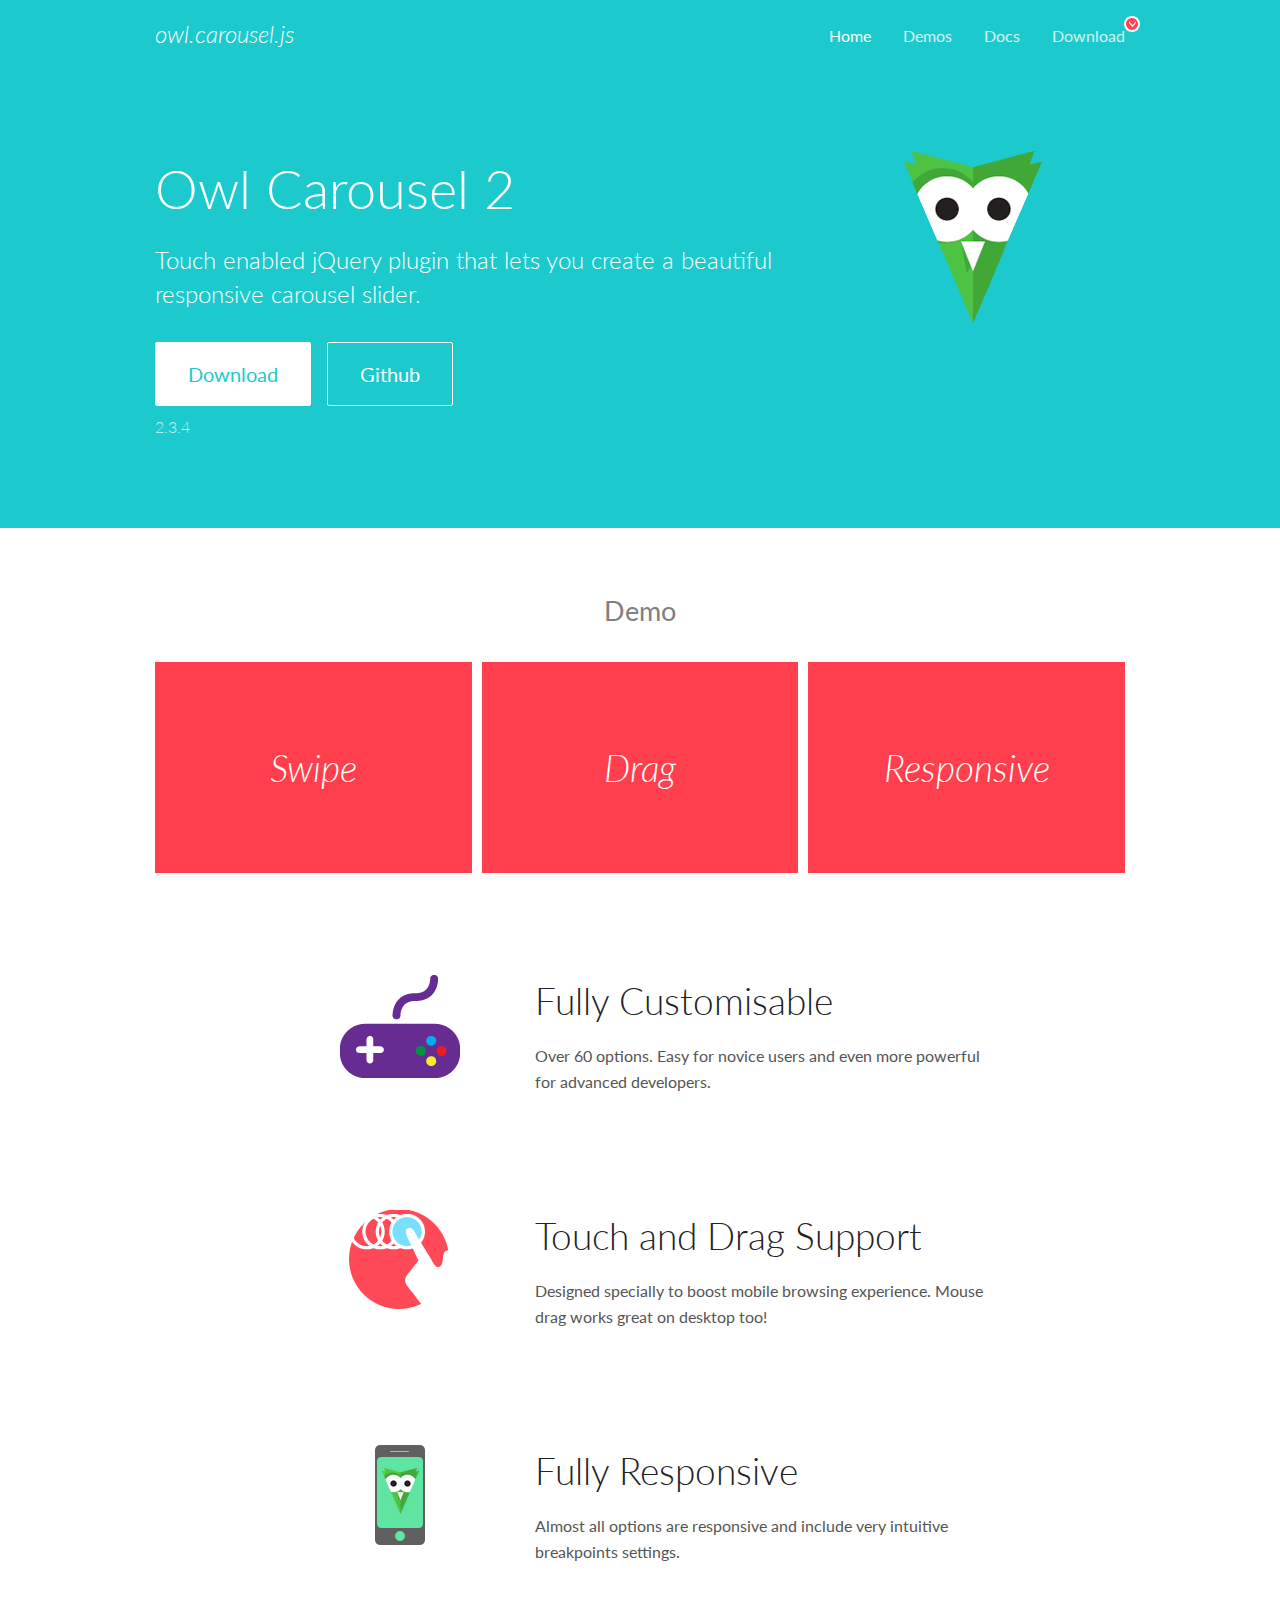
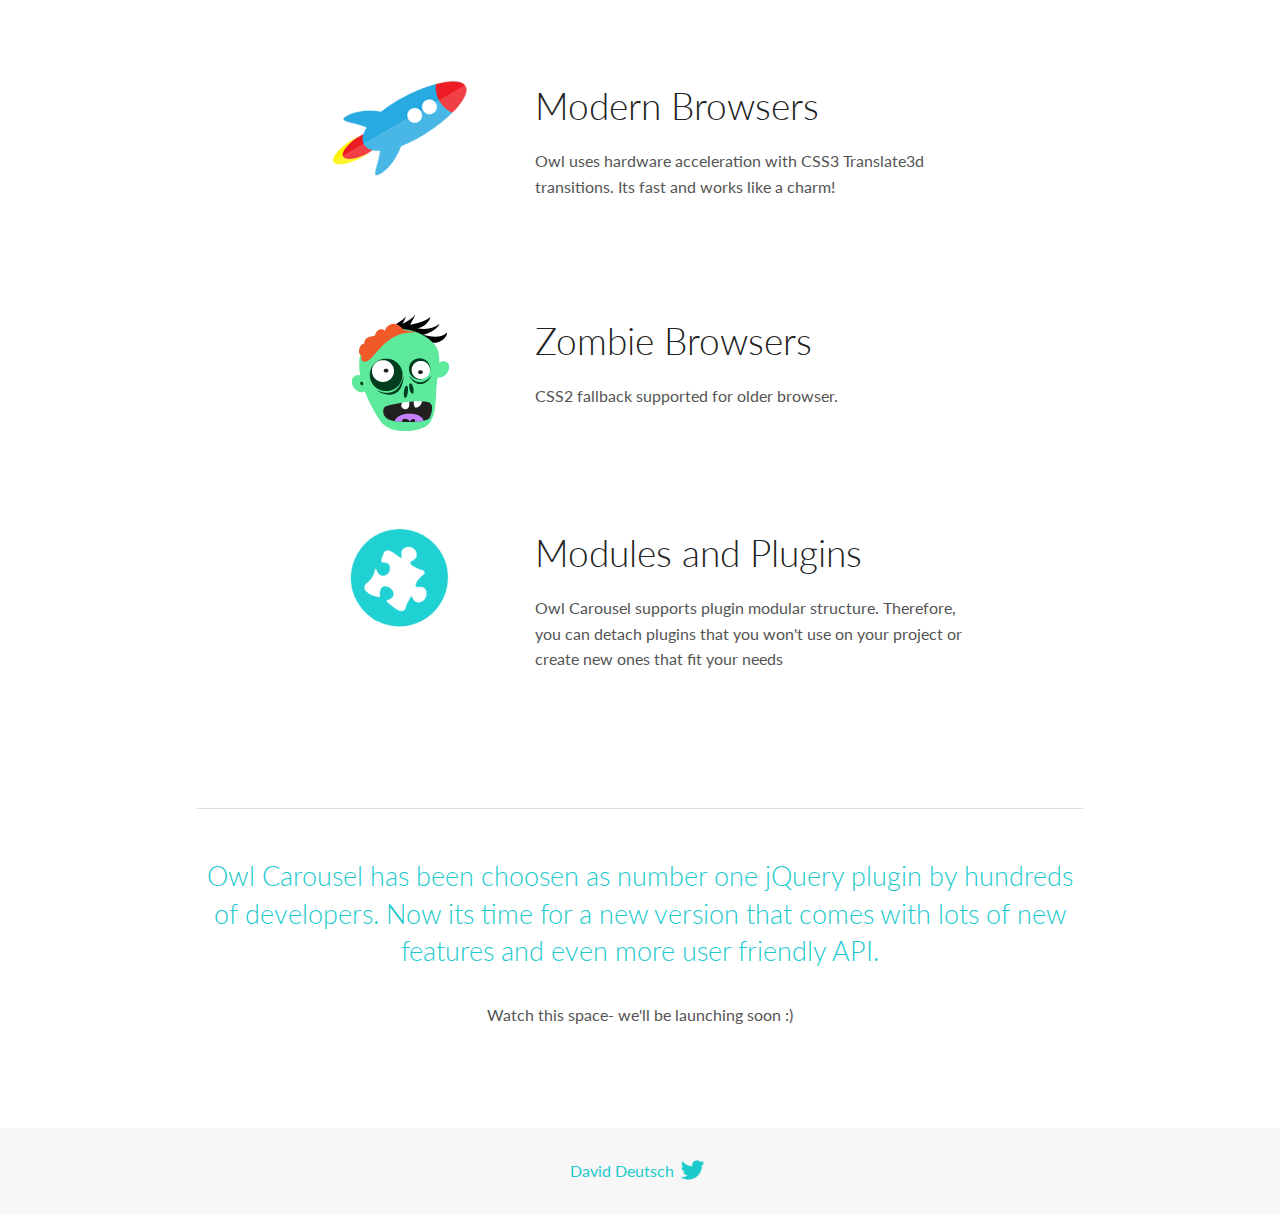
<file: jquery/OwlCarousel2-2.3.4/docs/index.html>
<!DOCTYPE html>
<html lang="en">
  <head>

    <!-- head -->
    <meta charset="utf-8">
    <meta name="msapplication-tap-highlight" content="no" />
    <meta name="viewport" content="width=device-width, initial-scale=1.0" />
    <meta name="description" content="Touch enabled jQuery plugin that lets you create beautiful responsive carousel slider.">
    <meta name="author" content="David Deutsch">
    <title>
      Home | Owl Carousel | 2.3.4
    </title>

    <!-- Stylesheets -->
    <link href='https://fonts.googleapis.com/css?family=Lato:300,400,700,400italic,300italic' rel='stylesheet' type='text/css'>
    <link rel="stylesheet" href="assets/css/docs.theme.min.css">

    <!-- Owl Stylesheets -->
    <link rel="stylesheet" href="assets/owlcarousel/assets/owl.carousel.min.css">
    <link rel="stylesheet" href="assets/owlcarousel/assets/owl.theme.default.min.css">

    <!-- HTML5 shim and Respond.js IE8 support of HTML5 elements and media queries -->

    <!--[if lt IE 9]>
      <script src="https://oss.maxcdn.com/libs/html5shiv/3.7.0/html5shiv.js"></script>
      <script src="https://oss.maxcdn.com/libs/respond.js/1.3.0/respond.min.js"></script>
    <![endif]-->

    <!-- Favicons -->
    <link rel="apple-touch-icon-precomposed" sizes="144x144" href="assets/ico/apple-touch-icon-144-precomposed.png">
    <link rel="shortcut icon" href="assets/ico/favicon.png">
    <link rel="shortcut icon" href="favicon.ico">

    <!-- Yeah i know js should not be in header. Its required for demos.-->

    <!-- javascript -->
    <script src="assets/vendors/jquery.min.js"></script>
    <script src="assets/owlcarousel/owl.carousel.js"></script>
  </head>
  <body>

    <!-- header -->
    <header class="header">
      <div class="row">
        <div class="large-12 columns">
          <div class="brand left">
            <h3>
              <a href="/OwlCarousel2/">owl.carousel.js</a> 
            </h3>
          </div>
          <a id="toggle-nav" class="right">
            <span></span> <span></span> <span></span> 
          </a> 
          <div class="nav-bar">
            <ul class="clearfix">
              <li class="active">
                <a href="/OwlCarousel2/index.html">Home</a> 
              </li>
              <li> <a href="/OwlCarousel2/demos/demos.html">Demos</a>  </li>
              <li> <a href="/OwlCarousel2/docs/started-welcome.html">Docs</a>  </li>
              <li>
                <a href="https://github.com/OwlCarousel2/OwlCarousel2/archive/2.3.4.zip">Download</a> 
                <span class="download"></span> 
              </li>
            </ul>
          </div>
        </div>
      </div>
    </header>

    <!-- home panel -->
    <section id="hero">
      <div class="row">
        <div class="large-8 medium-8 columns">
          <h1>Owl Carousel 2</h1>
          <h4>Touch enabled jQuery plugin that lets you create a beautiful responsive carousel slider.</h4>
          <a href="https://github.com/OwlCarousel2/OwlCarousel2/archive/2.3.4.zip" class="hero-button">Download</a> 
          <a href="https://github.com/OwlCarousel2/OwlCarousel2" class="hero-button outline">Github</a> 
          <p>2.3.4</p>
        </div>
        <div class="large-4 medium-4 columns">
          <img class="owl-logo" src="assets/img/owl-logo.png" alt="mr. Owl">
        </div>
      </div>
    </section>

    <!-- body -->
    <div class="home-demo">
      <div class="row">
        <div class="large-12 columns">
          <h3>Demo</h3>
          <div class="owl-carousel">
            <div class="item">
              <h2>Swipe</h2>
            </div>
            <div class="item">
              <h2>Drag</h2>
            </div>
            <div class="item">
              <h2>Responsive</h2>
            </div>
            <div class="item">
              <h2>CSS3</h2>
            </div>
            <div class="item">
              <h2>Fast</h2>
            </div>
            <div class="item">
              <h2>Easy</h2>
            </div>
            <div class="item">
              <h2>Free</h2>
            </div>
            <div class="item">
              <h2>Upgradable</h2>
            </div>
            <div class="item">
              <h2>Tons of options</h2>
            </div>
            <div class="item">
              <h2>Infinity</h2>
            </div>
            <div class="item">
              <h2>Auto Width</h2>
            </div>
          </div>
        </div>
      </div>
    </div>
    <script>
      var owl = $('.owl-carousel');
      owl.owlCarousel({
        margin: 10,
        loop: true,
        responsive: {
          0: {
            items: 1
          },
          600: {
            items: 2
          },
          1000: {
            items: 3
          }
        }
      })
    </script>

    <!-- features -->
    <div id="features">
      <div class="row">
        <div class="small-12 medium-9 small-centered columns">
          <section class="row feature">
            <div class="medium-4 small-12 columns">
              <img src="assets/img/feature-options.png" alt="">
            </div>
            <div class="medium-8 small-12 columns">
              <h2>Fully Customisable</h2>
              <p>Over 60 options. Easy for novice users and even more powerful for advanced developers.</p>
            </div>
          </section>
          <section class="row feature">
            <div class="medium-4 small-12 columns">
              <img src="assets/img/feature-drag.png" alt="">
            </div>
            <div class="medium-8 small-12 columns">
              <h2>Touch and Drag Support</h2>
              <p>Designed specially to boost mobile browsing experience. Mouse drag works great on desktop too!</p>
            </div>
          </section>
          <section class="row feature">
            <div class="medium-4 small-12 columns">
              <img src="assets/img/feature-responsive.png" alt="">
            </div>
            <div class="medium-8 small-12 columns">
              <h2>Fully Responsive</h2>
              <p>Almost all options are responsive and include very intuitive breakpoints settings.</p>
            </div>
          </section>
          <section class="row feature">
            <div class="medium-4 small-12 columns">
              <img src="assets/img/feature-modern.png" alt="">
            </div>
            <div class="medium-8 small-12 columns">
              <h2>Modern Browsers</h2>
              <p>Owl uses hardware acceleration with CSS3 Translate3d transitions. Its fast and works like a charm! </p>
            </div>
          </section>
          <section class="row feature">
            <div class="medium-4 small-12 columns">
              <img src="assets/img/feature-zombie.png" alt="">
            </div>
            <div class="medium-8 small-12 columns">
              <h2>Zombie Browsers</h2>
              <p>CSS2 fallback supported for older browser.</p>
            </div>
          </section>
          <section class="row feature">
            <div class="medium-4 small-12 columns">
              <img src="assets/img/feature-module.png" alt="">
            </div>
            <div class="medium-8 small-12 columns">
              <h2>Modules and Plugins</h2>
              <p>Owl Carousel supports plugin modular structure. Therefore, you can detach plugins that you won&#x27;t use on your project or create new ones that fit your needs</p>
            </div>
          </section>
        </div>
      </div>
    </div>

    <!-- footer -->
    <section id="teaser-text">
      <div class="row">
        <div class="small-12 medium-11 small-centered columns">
          <hr>
          <h3 id="owl-carousel-has-been-choosen-as-number-one-jquery-plugin-by-hundreds-of-developers-now-its-time-for-a-new-version-that-comes-with-lots-of-new-features-and-even-more-user-friendly-api-">Owl Carousel has been choosen as number one jQuery plugin by hundreds of developers. Now its time for a new version that comes with lots of new features and even more user friendly API.</h3>
          <p>Watch this space- we&#39;ll be launching soon :)</p>
        </div>
      </div>
    </section>

    <!-- footer -->
    <footer class="footer">
      <div class="row">
        <div class="large-12 columns">
          <h5>
            <a href="/OwlCarousel2/docs/support-contact.html">David Deutsch</a> 
            <a id="custom-tweet-button" href="https://twitter.com/share?url=https://github.com/OwlCarousel2/OwlCarousel2&text=Owl Carousel - This is so awesome! " target="_blank"></a> 
          </h5>
        </div>
      </div>
    </footer>

    <!-- vendors -->
    <script src="assets/vendors/highlight.js"></script>
    <script src="assets/js/app.js"></script>
  </body>
</html>
</file>
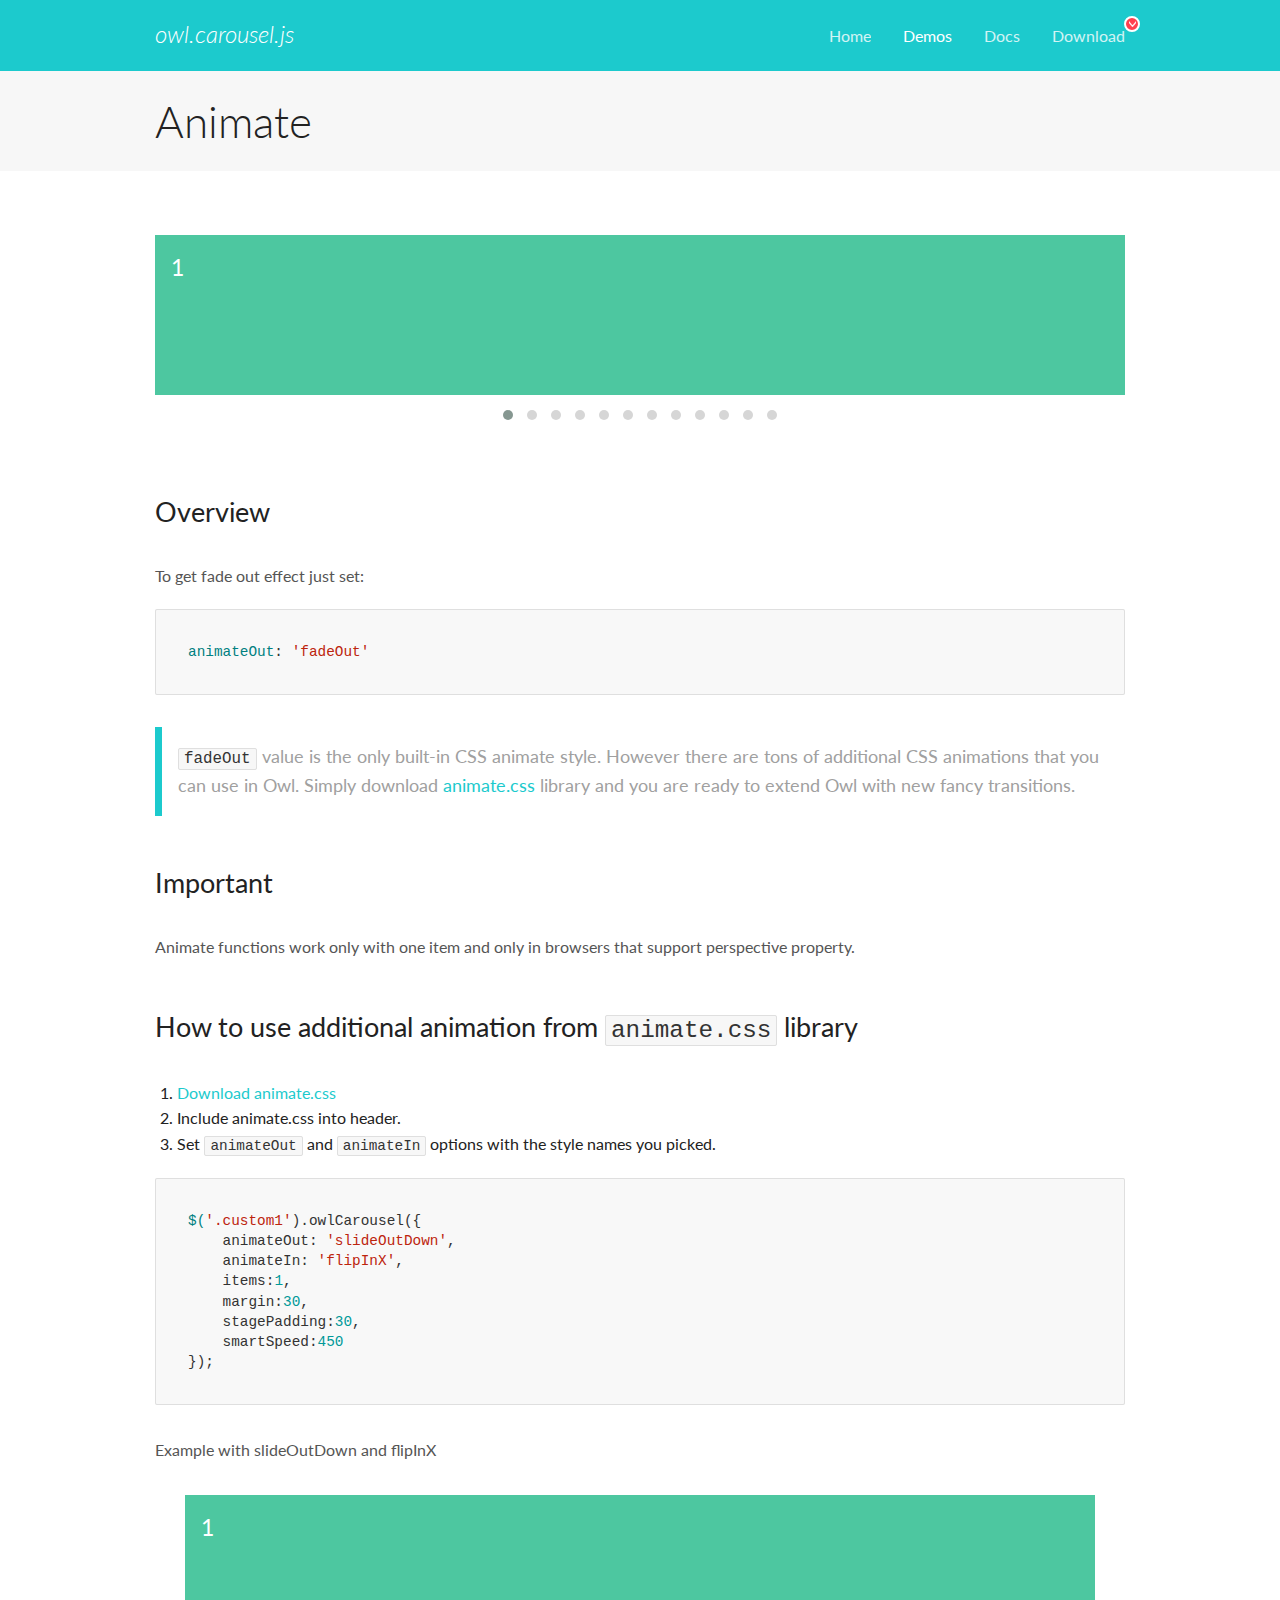
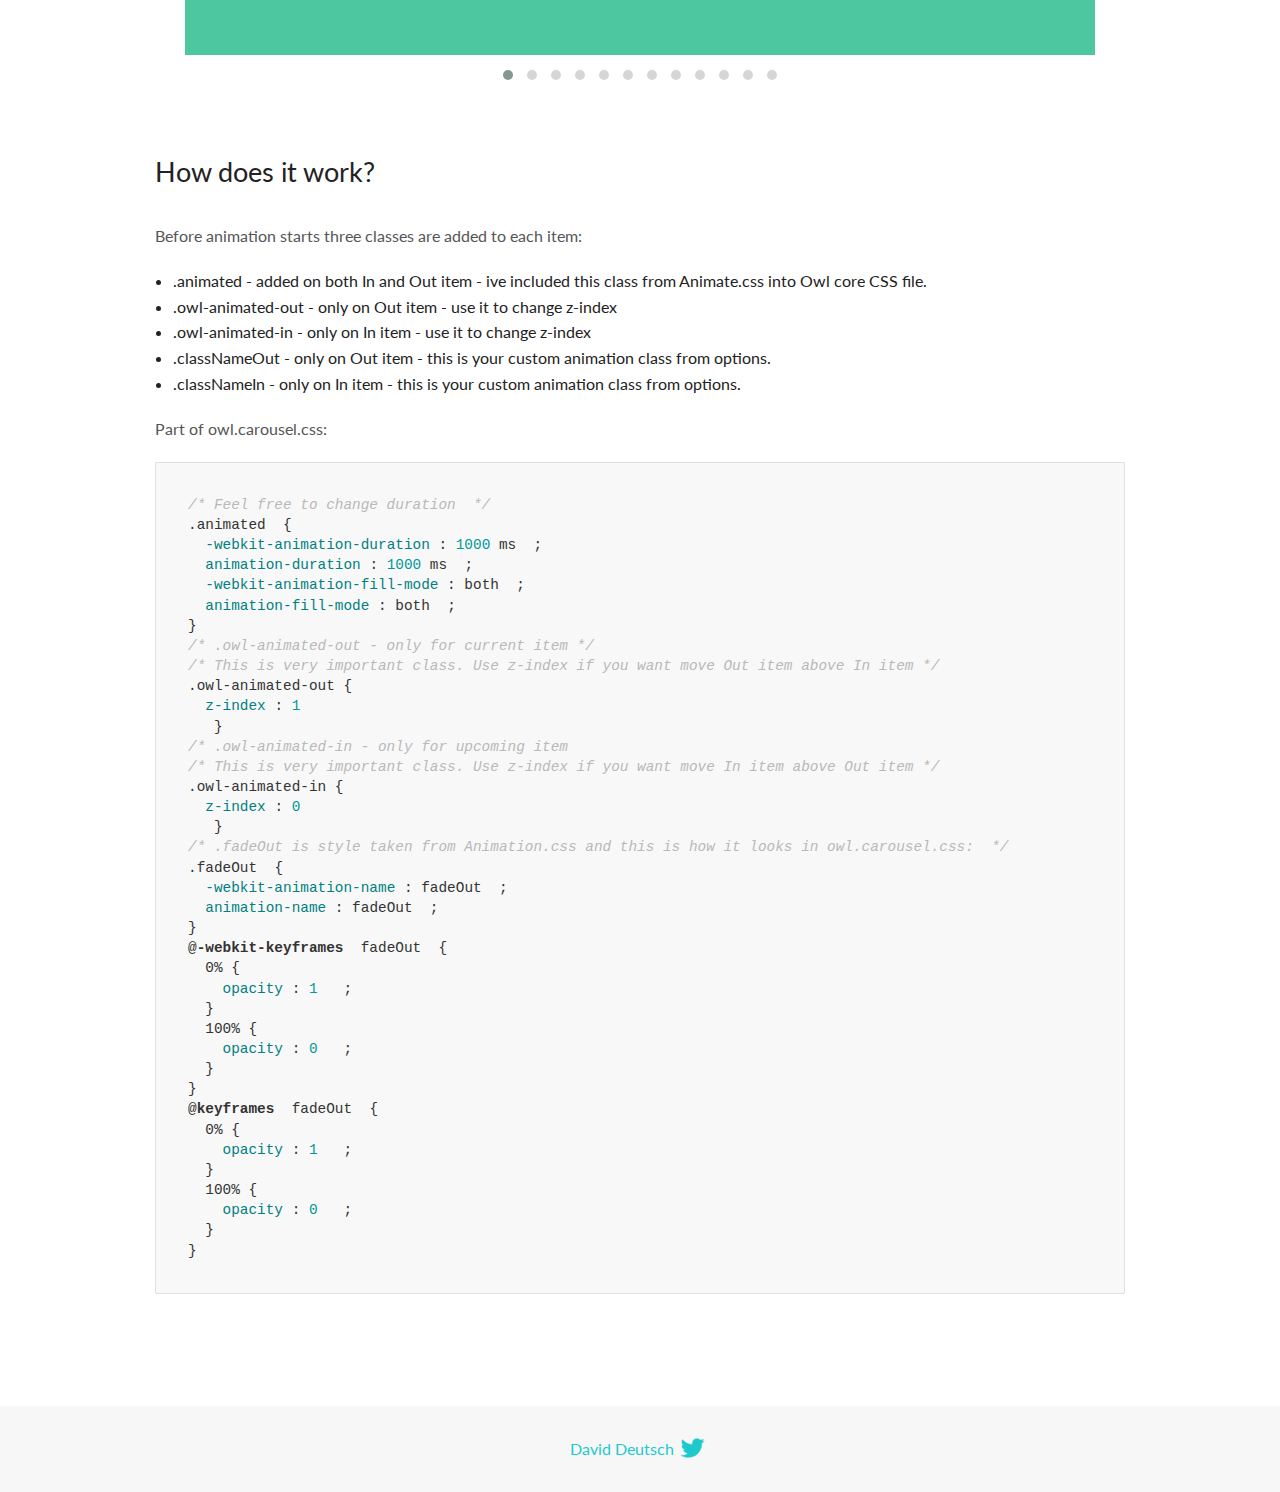
<file: jquery/OwlCarousel2-2.3.4/docs/demos/animate.html>
<!DOCTYPE html>
<html lang="en">
  <head>

    <!-- head -->
    <meta charset="utf-8">
    <meta name="msapplication-tap-highlight" content="no" />
    <meta name="viewport" content="width=device-width, initial-scale=1.0" />
    <meta name="description" content="Animate carousel">
    <meta name="author" content="David Deutsch">
    <title>
      Animate Demo | Owl Carousel | 2.3.4
    </title>

    <!-- Stylesheets -->
    <link href='https://fonts.googleapis.com/css?family=Lato:300,400,700,400italic,300italic' rel='stylesheet' type='text/css'>
    <link rel="stylesheet" href="../assets/css/docs.theme.min.css">

    <!-- Owl Stylesheets -->
    <link rel="stylesheet" href="../assets/owlcarousel/assets/owl.carousel.min.css">
    <link rel="stylesheet" href="../assets/owlcarousel/assets/owl.theme.default.min.css">

    <!-- HTML5 shim and Respond.js IE8 support of HTML5 elements and media queries -->

    <!--[if lt IE 9]>
      <script src="https://oss.maxcdn.com/libs/html5shiv/3.7.0/html5shiv.js"></script>
      <script src="https://oss.maxcdn.com/libs/respond.js/1.3.0/respond.min.js"></script>
    <![endif]-->

    <!-- Favicons -->
    <link rel="apple-touch-icon-precomposed" sizes="144x144" href="../assets/ico/apple-touch-icon-144-precomposed.png">
    <link rel="shortcut icon" href="../assets/ico/favicon.png">
    <link rel="shortcut icon" href="favicon.ico">

    <!-- Yeah i know js should not be in header. Its required for demos.-->

    <!-- javascript -->
    <script src="../assets/vendors/jquery.min.js"></script>
    <script src="../assets/owlcarousel/owl.carousel.js"></script>
  </head>
  <body>

    <!-- header -->
    <header class="header">
      <div class="row">
        <div class="large-12 columns">
          <div class="brand left">
            <h3>
              <a href="/OwlCarousel2/">owl.carousel.js</a> 
            </h3>
          </div>
          <a id="toggle-nav" class="right">
            <span></span> <span></span> <span></span> 
          </a> 
          <div class="nav-bar">
            <ul class="clearfix">
              <li> <a href="/OwlCarousel2/index.html">Home</a>  </li>
              <li class="active">
                <a href="/OwlCarousel2/demos/demos.html">Demos</a> 
              </li>
              <li> <a href="/OwlCarousel2/docs/started-welcome.html">Docs</a>  </li>
              <li>
                <a href="https://github.com/OwlCarousel2/OwlCarousel2/archive/2.3.4.zip">Download</a> 
                <span class="download"></span> 
              </li>
            </ul>
          </div>
        </div>
      </div>
    </header>

    <!-- title -->
    <section class="title">
      <div class="row">
        <div class="large-12 columns">
          <h1>Animate</h1>
        </div>
      </div>
    </section>

    <!--  Demos -->
    <section id="demos">
      <div class="row">
        <div class="large-12 columns">
          <div class="fadeOut owl-carousel owl-theme">
            <div class="item">
              <h4>1</h4>
            </div>
            <div class="item">
              <h4>2</h4>
            </div>
            <div class="item">
              <h4>3</h4>
            </div>
            <div class="item">
              <h4>4</h4>
            </div>
            <div class="item">
              <h4>5</h4>
            </div>
            <div class="item">
              <h4>6</h4>
            </div>
            <div class="item">
              <h4>7</h4>
            </div>
            <div class="item">
              <h4>8</h4>
            </div>
            <div class="item">
              <h4>9</h4>
            </div>
            <div class="item">
              <h4>10</h4>
            </div>
            <div class="item">
              <h4>11</h4>
            </div>
            <div class="item">
              <h4>12</h4>
            </div>
          </div>
          <h3 id="overview">Overview</h3>
          <p>To get fade out effect just set:</p>
          <pre><code>animateOut: &#39;fadeOut&#39;</code></pre>
          <blockquote>
            <p><code>fadeOut</code> value is the only built-in CSS animate style. However there are tons of additional CSS animations that you can use in Owl. Simply download
              <a href="https://daneden.github.io/animate.css/">animate.css</a>  library and you are ready to extend Owl with new fancy transitions.</p>
          </blockquote>
          <h3 id="important">Important</h3>
          <p>Animate functions work only with one item and only in browsers that support perspective property.</p>
          <h3 id="how-to-use-additional-animation-from-animate-css-library">How to use additional animation from <code>animate.css</code> library</h3>
          <ol>
            <li> <a href="https://daneden.github.io/animate.css/">Download animate.css</a>  </li>
            <li>Include animate.css into header.</li>
            <li>Set <code>animateOut</code> and <code>animateIn</code> options with the style names you picked.</li>
          </ol>
          <pre><code>$(&#39;.custom1&#39;).owlCarousel({
    animateOut: &#39;slideOutDown&#39;,
    animateIn: &#39;flipInX&#39;,
    items:1,
    margin:30,
    stagePadding:30,
    smartSpeed:450
});</code></pre>
          <p>Example with slideOutDown and flipInX</p>
          <div class="custom1 owl-carousel owl-theme">
            <div class="item">
              <h4>1</h4>
            </div>
            <div class="item">
              <h4>2</h4>
            </div>
            <div class="item">
              <h4>3</h4>
            </div>
            <div class="item">
              <h4>4</h4>
            </div>
            <div class="item">
              <h4>5</h4>
            </div>
            <div class="item">
              <h4>6</h4>
            </div>
            <div class="item">
              <h4>7</h4>
            </div>
            <div class="item">
              <h4>8</h4>
            </div>
            <div class="item">
              <h4>9</h4>
            </div>
            <div class="item">
              <h4>10</h4>
            </div>
            <div class="item">
              <h4>11</h4>
            </div>
            <div class="item">
              <h4>12</h4>
            </div>
          </div>
          <h3 id="how-does-it-work-">How does it work?</h3>
          <p>Before animation starts three classes are added to each item:</p>
          <ul>
            <li>.animated - added on both In and Out item - ive included this class from Animate.css into Owl core CSS file.</li>
            <li>.owl-animated-out - only on Out item - use it to change z-index</li>
            <li>.owl-animated-in - only on In item - use it to change z-index</li>
            <li>.classNameOut - only on Out item - this is your custom animation class from options.</li>
            <li>.classNameIn - only on In item - this is your custom animation class from options.</li>
          </ul>
          <p>Part of owl.carousel.css:</p>
          <pre><code class="language-css"><span class="comment">/* Feel free to change duration  */</span> 
<span class="class">.animated</span>  <span class="rules">{
  <span class="rule"><span class="attribute">-webkit-animation-duration</span> :<span class="value"> <span class="number">1000</span> ms</span> </span> ;
  <span class="rule"><span class="attribute">animation-duration</span> :<span class="value"> <span class="number">1000</span> ms</span> </span> ;
  <span class="rule"><span class="attribute">-webkit-animation-fill-mode</span> :<span class="value"> both</span> </span> ;
  <span class="rule"><span class="attribute">animation-fill-mode</span> :<span class="value"> both</span> </span> ;
<span class="rule">}</span> </span> 
<span class="comment">/* .owl-animated-out - only for current item */</span> 
<span class="comment">/* This is very important class. Use z-index if you want move Out item above In item */</span> 
<span class="class">.owl-animated-out</span> <span class="rules">{
  <span class="rule"><span class="attribute">z-index</span> :<span class="value"> <span class="number">1</span> 
</span> </span> </span> }
<span class="comment">/* .owl-animated-in - only for upcoming item
/* This is very important class. Use z-index if you want move In item above Out item */</span> 
<span class="class">.owl-animated-in</span> <span class="rules">{
  <span class="rule"><span class="attribute">z-index</span> :<span class="value"> <span class="number">0</span> 
</span> </span> </span> }
<span class="comment">/* .fadeOut is style taken from Animation.css and this is how it looks in owl.carousel.css:  */</span> 
<span class="class">.fadeOut</span>  <span class="rules">{
  <span class="rule"><span class="attribute">-webkit-animation-name</span> :<span class="value"> fadeOut</span> </span> ;
  <span class="rule"><span class="attribute">animation-name</span> :<span class="value"> fadeOut</span> </span> ;
<span class="rule">}</span> </span> 
<span class="at_rule">@<span class="keyword">-webkit-keyframes</span>  fadeOut </span> {
  0% <span class="rules">{
    <span class="rule"><span class="attribute">opacity</span> :<span class="value"> <span class="number">1</span> </span> </span> ;
  <span class="rule">}</span> </span> 
  100% <span class="rules">{
    <span class="rule"><span class="attribute">opacity</span> :<span class="value"> <span class="number">0</span> </span> </span> ;
  <span class="rule">}</span> </span> 
}
<span class="at_rule">@<span class="keyword">keyframes</span>  fadeOut </span> {
  0% <span class="rules">{
    <span class="rule"><span class="attribute">opacity</span> :<span class="value"> <span class="number">1</span> </span> </span> ;
  <span class="rule">}</span> </span> 
  100% <span class="rules">{
    <span class="rule"><span class="attribute">opacity</span> :<span class="value"> <span class="number">0</span> </span> </span> ;
  <span class="rule">}</span> </span> 
}</code></pre>
          <link rel="stylesheet" href="../assets/css/animate.css">
          <script>
            jQuery(document).ready(function($) {
              $('.fadeOut').owlCarousel({
                items: 1,
                animateOut: 'fadeOut',
                loop: true,
                margin: 10,
              });
              $('.custom1').owlCarousel({
                animateOut: 'slideOutDown',
                animateIn: 'flipInX',
                items: 1,
                margin: 30,
                stagePadding: 30,
                smartSpeed: 450
              });
            });
          </script>
        </div>
      </div>
    </section>

    <!-- footer -->
    <footer class="footer">
      <div class="row">
        <div class="large-12 columns">
          <h5>
            <a href="/OwlCarousel2/docs/support-contact.html">David Deutsch</a> 
            <a id="custom-tweet-button" href="https://twitter.com/share?url=https://github.com/OwlCarousel2/OwlCarousel2&text=Owl Carousel - This is so awesome! " target="_blank"></a> 
          </h5>
        </div>
      </div>
    </footer>

    <!-- vendors -->
    <script src="../assets/vendors/highlight.js"></script>
    <script src="../assets/js/app.js"></script>
  </body>
</html>
</file>
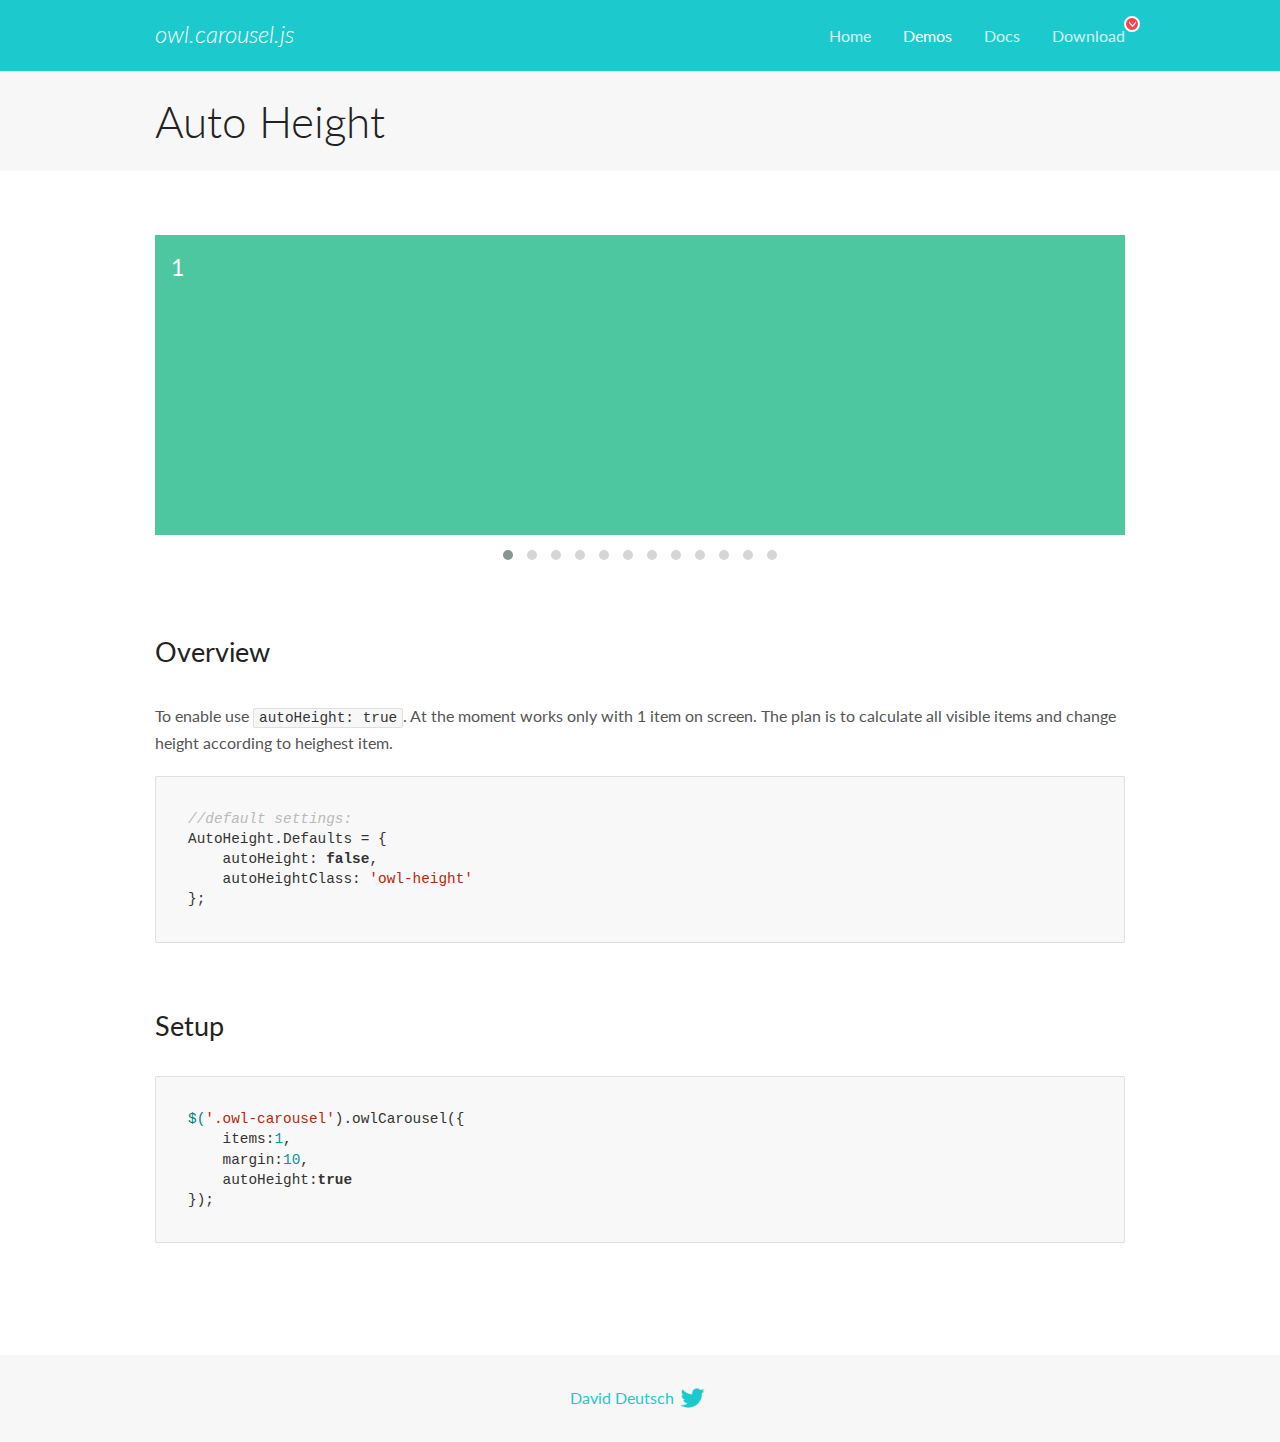
<file: jquery/OwlCarousel2-2.3.4/docs/demos/autoheight.html>
<!DOCTYPE html>
<html lang="en">
  <head>

    <!-- head -->
    <meta charset="utf-8">
    <meta name="msapplication-tap-highlight" content="no" />
    <meta name="viewport" content="width=device-width, initial-scale=1.0" />
    <meta name="description" content="autoHeight usage demo">
    <meta name="author" content="David Deutsch">
    <title>
      Auto Height Demo | Owl Carousel | 2.3.4
    </title>

    <!-- Stylesheets -->
    <link href='https://fonts.googleapis.com/css?family=Lato:300,400,700,400italic,300italic' rel='stylesheet' type='text/css'>
    <link rel="stylesheet" href="../assets/css/docs.theme.min.css">

    <!-- Owl Stylesheets -->
    <link rel="stylesheet" href="../assets/owlcarousel/assets/owl.carousel.min.css">
    <link rel="stylesheet" href="../assets/owlcarousel/assets/owl.theme.default.min.css">

    <!-- HTML5 shim and Respond.js IE8 support of HTML5 elements and media queries -->

    <!--[if lt IE 9]>
      <script src="https://oss.maxcdn.com/libs/html5shiv/3.7.0/html5shiv.js"></script>
      <script src="https://oss.maxcdn.com/libs/respond.js/1.3.0/respond.min.js"></script>
    <![endif]-->

    <!-- Favicons -->
    <link rel="apple-touch-icon-precomposed" sizes="144x144" href="../assets/ico/apple-touch-icon-144-precomposed.png">
    <link rel="shortcut icon" href="../assets/ico/favicon.png">
    <link rel="shortcut icon" href="favicon.ico">

    <!-- Yeah i know js should not be in header. Its required for demos.-->

    <!-- javascript -->
    <script src="../assets/vendors/jquery.min.js"></script>
    <script src="../assets/owlcarousel/owl.carousel.js"></script>
  </head>
  <body>

    <!-- header -->
    <header class="header">
      <div class="row">
        <div class="large-12 columns">
          <div class="brand left">
            <h3>
              <a href="/OwlCarousel2/">owl.carousel.js</a> 
            </h3>
          </div>
          <a id="toggle-nav" class="right">
            <span></span> <span></span> <span></span> 
          </a> 
          <div class="nav-bar">
            <ul class="clearfix">
              <li> <a href="/OwlCarousel2/index.html">Home</a>  </li>
              <li class="active">
                <a href="/OwlCarousel2/demos/demos.html">Demos</a> 
              </li>
              <li> <a href="/OwlCarousel2/docs/started-welcome.html">Docs</a>  </li>
              <li>
                <a href="https://github.com/OwlCarousel2/OwlCarousel2/archive/2.3.4.zip">Download</a> 
                <span class="download"></span> 
              </li>
            </ul>
          </div>
        </div>
      </div>
    </header>

    <!-- title -->
    <section class="title">
      <div class="row">
        <div class="large-12 columns">
          <h1>Auto Height</h1>
        </div>
      </div>
    </section>

    <!--  Demos -->
    <section id="demos">
      <div class="row">
        <div class="large-12 columns">
          <div class="owl-carousel owl-theme">
            <div class="item" style="height:300px">
              <h4>1</h4>
            </div>
            <div class="item" style="height:100px">
              <h4>2</h4>
            </div>
            <div class="item" style="height:500px">
              <h4>3</h4>
            </div>
            <div class="item" style="height:250px">
              <h4>4</h4>
            </div>
            <div class="item" style="height:400px">
              <h4>5</h4>
            </div>
            <div class="item" style="height:500px">
              <h4>6</h4>
            </div>
            <div class="item" style="height:600px">
              <h4>7</h4>
            </div>
            <div class="item" style="height:400px">
              <h4>8</h4>
            </div>
            <div class="item" style="height:300px">
              <h4>9</h4>
            </div>
            <div class="item" style="height:350px">
              <h4>10</h4>
            </div>
            <div class="item" style="height:200px">
              <h4>11</h4>
            </div>
            <div class="item" style="height:150px">
              <h4>12</h4>
            </div>
          </div>
          <h3 id="overview">Overview</h3>
          <p>To enable use <code>autoHeight: true</code>. At the moment works only with 1 item on screen. The plan is to calculate all visible items and change height according to heighest item.</p>
          <pre><code>//default settings:
AutoHeight.Defaults = {
    autoHeight: false,
    autoHeightClass: &#39;owl-height&#39;
};</code></pre>
          <h3 id="setup">Setup</h3>
          <pre><code>$(&#39;.owl-carousel&#39;).owlCarousel({
    items:1,
    margin:10,
    autoHeight:true
});</code></pre>
          <script>
            $(document).ready(function() {
              $('.owl-carousel').owlCarousel({
                items: 1,
                margin: 10,
                autoHeight: true
              });
            })
          </script>
        </div>
      </div>
    </section>

    <!-- footer -->
    <footer class="footer">
      <div class="row">
        <div class="large-12 columns">
          <h5>
            <a href="/OwlCarousel2/docs/support-contact.html">David Deutsch</a> 
            <a id="custom-tweet-button" href="https://twitter.com/share?url=https://github.com/OwlCarousel2/OwlCarousel2&text=Owl Carousel - This is so awesome! " target="_blank"></a> 
          </h5>
        </div>
      </div>
    </footer>

    <!-- vendors -->
    <script src="../assets/vendors/highlight.js"></script>
    <script src="../assets/js/app.js"></script>
  </body>
</html>
</file>
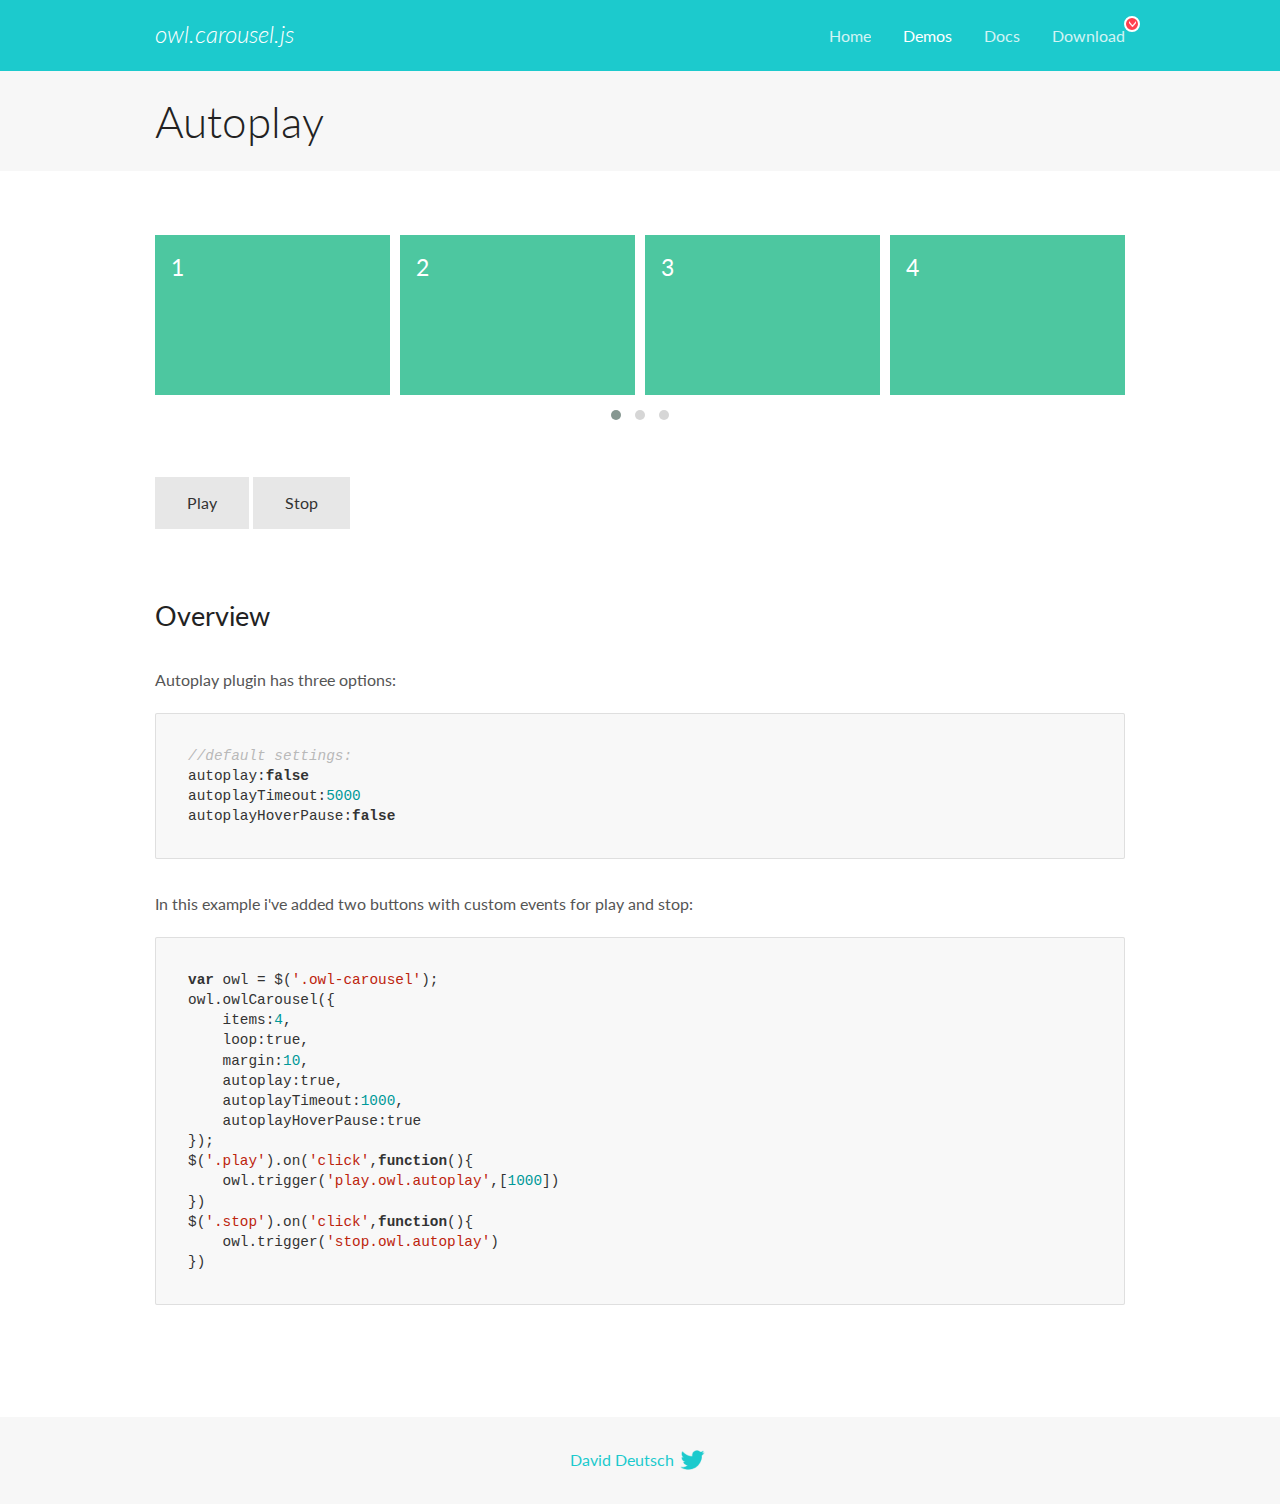
<file: jquery/OwlCarousel2-2.3.4/docs/demos/autoplay.html>
<!DOCTYPE html>
<html lang="en">
  <head>

    <!-- head -->
    <meta charset="utf-8">
    <meta name="msapplication-tap-highlight" content="no" />
    <meta name="viewport" content="width=device-width, initial-scale=1.0" />
    <meta name="description" content="Autoplay usage demo">
    <meta name="author" content="David Deutsch">
    <title>
      Autoplay Demo | Owl Carousel | 2.3.4
    </title>

    <!-- Stylesheets -->
    <link href='https://fonts.googleapis.com/css?family=Lato:300,400,700,400italic,300italic' rel='stylesheet' type='text/css'>
    <link rel="stylesheet" href="../assets/css/docs.theme.min.css">

    <!-- Owl Stylesheets -->
    <link rel="stylesheet" href="../assets/owlcarousel/assets/owl.carousel.min.css">
    <link rel="stylesheet" href="../assets/owlcarousel/assets/owl.theme.default.min.css">

    <!-- HTML5 shim and Respond.js IE8 support of HTML5 elements and media queries -->

    <!--[if lt IE 9]>
      <script src="https://oss.maxcdn.com/libs/html5shiv/3.7.0/html5shiv.js"></script>
      <script src="https://oss.maxcdn.com/libs/respond.js/1.3.0/respond.min.js"></script>
    <![endif]-->

    <!-- Favicons -->
    <link rel="apple-touch-icon-precomposed" sizes="144x144" href="../assets/ico/apple-touch-icon-144-precomposed.png">
    <link rel="shortcut icon" href="../assets/ico/favicon.png">
    <link rel="shortcut icon" href="favicon.ico">

    <!-- Yeah i know js should not be in header. Its required for demos.-->

    <!-- javascript -->
    <script src="../assets/vendors/jquery.min.js"></script>
    <script src="../assets/owlcarousel/owl.carousel.js"></script>
  </head>
  <body>

    <!-- header -->
    <header class="header">
      <div class="row">
        <div class="large-12 columns">
          <div class="brand left">
            <h3>
              <a href="/OwlCarousel2/">owl.carousel.js</a> 
            </h3>
          </div>
          <a id="toggle-nav" class="right">
            <span></span> <span></span> <span></span> 
          </a> 
          <div class="nav-bar">
            <ul class="clearfix">
              <li> <a href="/OwlCarousel2/index.html">Home</a>  </li>
              <li class="active">
                <a href="/OwlCarousel2/demos/demos.html">Demos</a> 
              </li>
              <li> <a href="/OwlCarousel2/docs/started-welcome.html">Docs</a>  </li>
              <li>
                <a href="https://github.com/OwlCarousel2/OwlCarousel2/archive/2.3.4.zip">Download</a> 
                <span class="download"></span> 
              </li>
            </ul>
          </div>
        </div>
      </div>
    </header>

    <!-- title -->
    <section class="title">
      <div class="row">
        <div class="large-12 columns">
          <h1>Autoplay</h1>
        </div>
      </div>
    </section>

    <!--  Demos -->
    <section id="demos">
      <div class="row">
        <div class="large-12 columns">
          <div class="owl-carousel owl-theme">
            <div class="item">
              <h4>1</h4>
            </div>
            <div class="item">
              <h4>2</h4>
            </div>
            <div class="item">
              <h4>3</h4>
            </div>
            <div class="item">
              <h4>4</h4>
            </div>
            <div class="item">
              <h4>5</h4>
            </div>
            <div class="item">
              <h4>6</h4>
            </div>
            <div class="item">
              <h4>7</h4>
            </div>
            <div class="item">
              <h4>8</h4>
            </div>
            <div class="item">
              <h4>9</h4>
            </div>
            <div class="item">
              <h4>10</h4>
            </div>
            <div class="item">
              <h4>11</h4>
            </div>
            <div class="item">
              <h4>12</h4>
            </div>
          </div>
          <a class="button secondary play">Play</a> 
          <a class="button secondary stop">Stop</a> 
          <h3 id="overview">Overview</h3>
          <p>Autoplay plugin has three options:</p>
          <pre><code>//default settings:
autoplay:false
autoplayTimeout:5000
autoplayHoverPause:false</code></pre>
          <p>In this example i&#39;ve added two buttons with custom events for play and stop:</p>
          <pre><code>var owl = $(&#39;.owl-carousel&#39;);
owl.owlCarousel({
    items:4,
    loop:true,
    margin:10,
    autoplay:true,
    autoplayTimeout:1000,
    autoplayHoverPause:true
});
$(&#39;.play&#39;).on(&#39;click&#39;,function(){
    owl.trigger(&#39;play.owl.autoplay&#39;,[1000])
})
$(&#39;.stop&#39;).on(&#39;click&#39;,function(){
    owl.trigger(&#39;stop.owl.autoplay&#39;)
})</code></pre>
          <script>
            $(document).ready(function() {
              var owl = $('.owl-carousel');
              owl.owlCarousel({
                items: 4,
                loop: true,
                margin: 10,
                autoplay: true,
                autoplayTimeout: 1000,
                autoplayHoverPause: true
              });
              $('.play').on('click', function() {
                owl.trigger('play.owl.autoplay', [1000])
              })
              $('.stop').on('click', function() {
                owl.trigger('stop.owl.autoplay')
              })
            })
          </script>
        </div>
      </div>
    </section>

    <!-- footer -->
    <footer class="footer">
      <div class="row">
        <div class="large-12 columns">
          <h5>
            <a href="/OwlCarousel2/docs/support-contact.html">David Deutsch</a> 
            <a id="custom-tweet-button" href="https://twitter.com/share?url=https://github.com/OwlCarousel2/OwlCarousel2&text=Owl Carousel - This is so awesome! " target="_blank"></a> 
          </h5>
        </div>
      </div>
    </footer>

    <!-- vendors -->
    <script src="../assets/vendors/highlight.js"></script>
    <script src="../assets/js/app.js"></script>
  </body>
</html>
</file>
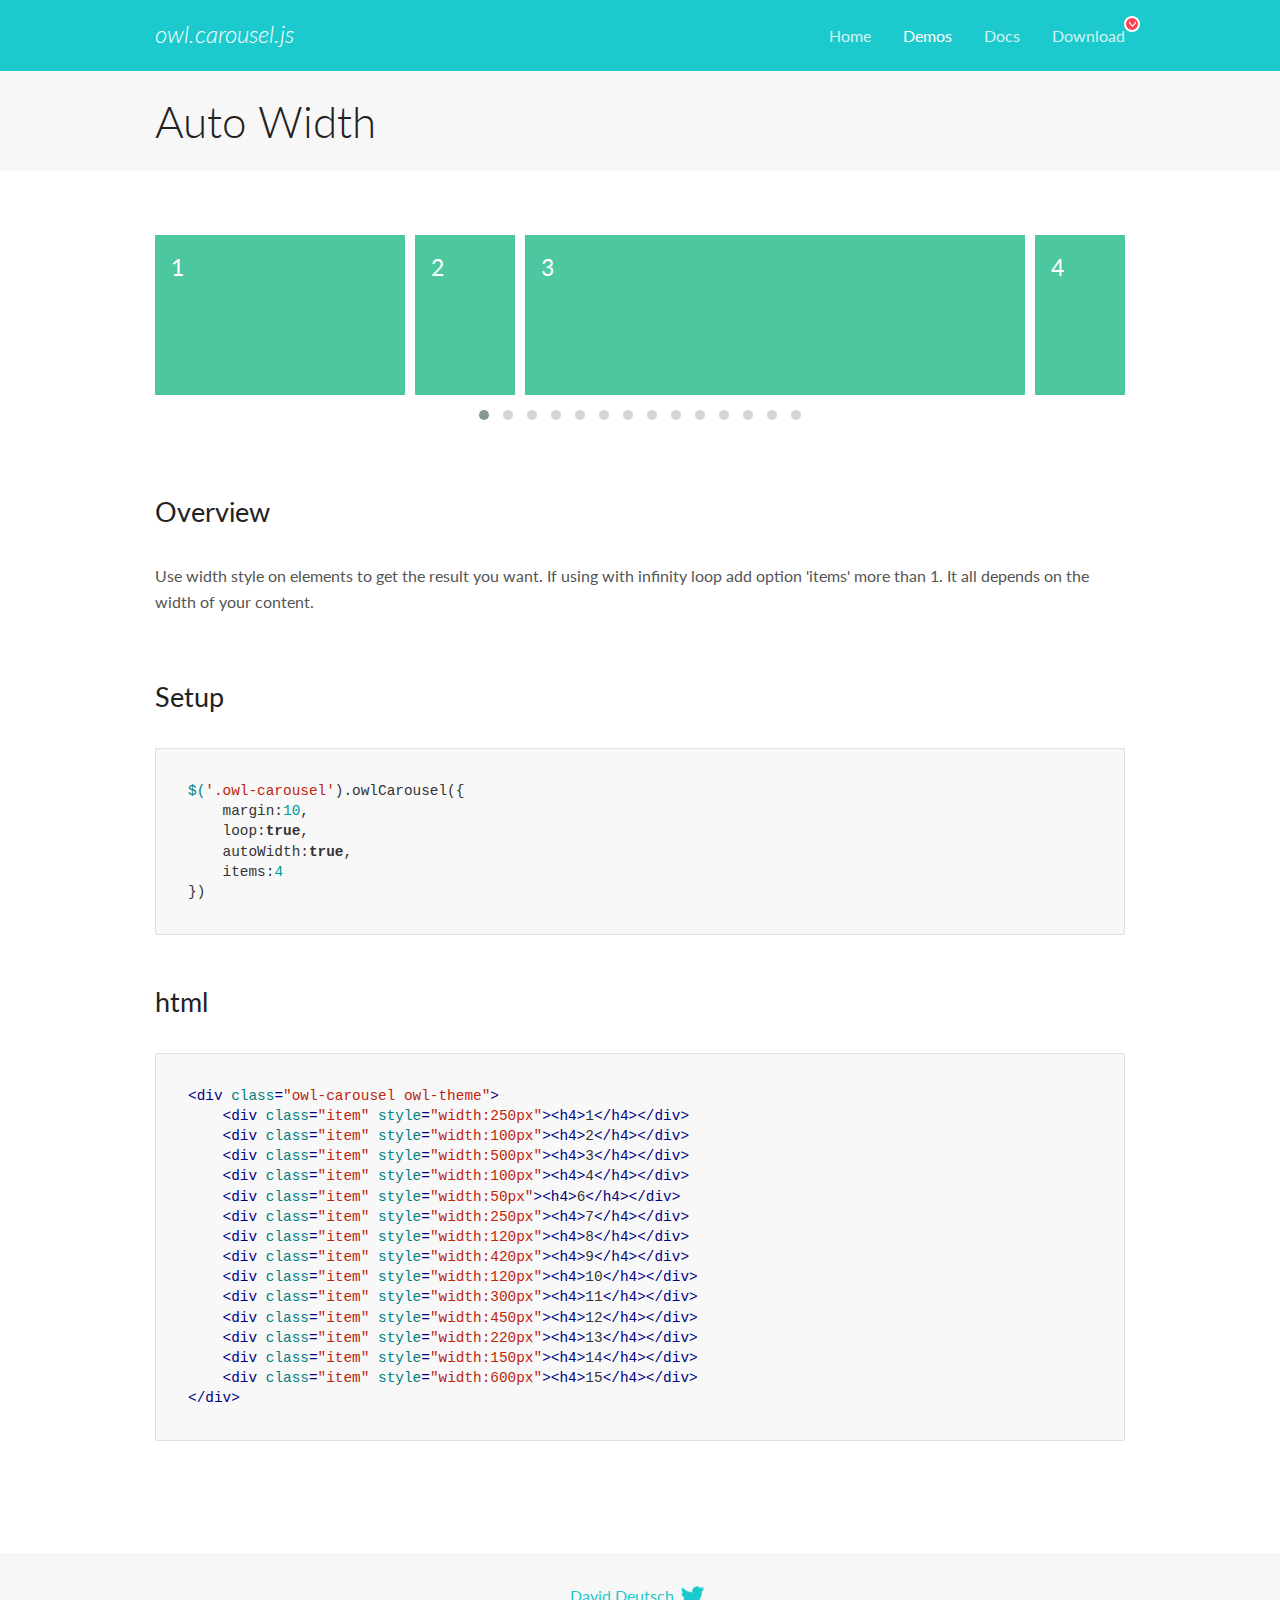
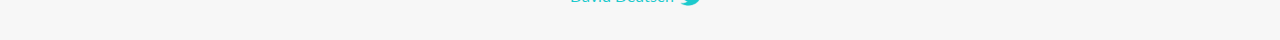
<file: jquery/OwlCarousel2-2.3.4/docs/demos/autowidth.html>
<!DOCTYPE html>
<html lang="en">
  <head>

    <!-- head -->
    <meta charset="utf-8">
    <meta name="msapplication-tap-highlight" content="no" />
    <meta name="viewport" content="width=device-width, initial-scale=1.0" />
    <meta name="description" content="Auto Width">
    <meta name="author" content="David Deutsch">
    <title>
      Auto Width Demo | Owl Carousel | 2.3.4
    </title>

    <!-- Stylesheets -->
    <link href='https://fonts.googleapis.com/css?family=Lato:300,400,700,400italic,300italic' rel='stylesheet' type='text/css'>
    <link rel="stylesheet" href="../assets/css/docs.theme.min.css">

    <!-- Owl Stylesheets -->
    <link rel="stylesheet" href="../assets/owlcarousel/assets/owl.carousel.min.css">
    <link rel="stylesheet" href="../assets/owlcarousel/assets/owl.theme.default.min.css">

    <!-- HTML5 shim and Respond.js IE8 support of HTML5 elements and media queries -->

    <!--[if lt IE 9]>
      <script src="https://oss.maxcdn.com/libs/html5shiv/3.7.0/html5shiv.js"></script>
      <script src="https://oss.maxcdn.com/libs/respond.js/1.3.0/respond.min.js"></script>
    <![endif]-->

    <!-- Favicons -->
    <link rel="apple-touch-icon-precomposed" sizes="144x144" href="../assets/ico/apple-touch-icon-144-precomposed.png">
    <link rel="shortcut icon" href="../assets/ico/favicon.png">
    <link rel="shortcut icon" href="favicon.ico">

    <!-- Yeah i know js should not be in header. Its required for demos.-->

    <!-- javascript -->
    <script src="../assets/vendors/jquery.min.js"></script>
    <script src="../assets/owlcarousel/owl.carousel.js"></script>
  </head>
  <body>

    <!-- header -->
    <header class="header">
      <div class="row">
        <div class="large-12 columns">
          <div class="brand left">
            <h3>
              <a href="/OwlCarousel2/">owl.carousel.js</a> 
            </h3>
          </div>
          <a id="toggle-nav" class="right">
            <span></span> <span></span> <span></span> 
          </a> 
          <div class="nav-bar">
            <ul class="clearfix">
              <li> <a href="/OwlCarousel2/index.html">Home</a>  </li>
              <li class="active">
                <a href="/OwlCarousel2/demos/demos.html">Demos</a> 
              </li>
              <li> <a href="/OwlCarousel2/docs/started-welcome.html">Docs</a>  </li>
              <li>
                <a href="https://github.com/OwlCarousel2/OwlCarousel2/archive/2.3.4.zip">Download</a> 
                <span class="download"></span> 
              </li>
            </ul>
          </div>
        </div>
      </div>
    </header>

    <!-- title -->
    <section class="title">
      <div class="row">
        <div class="large-12 columns">
          <h1>Auto Width</h1>
        </div>
      </div>
    </section>

    <!--  Demos -->
    <section id="demos">
      <div class="row">
        <div class="large-12 columns">
          <div class="owl-carousel owl-theme">
            <div class="item" style="width:250px">
              <h4>1</h4>
            </div>
            <div class="item" style="width:100px">
              <h4>2</h4>
            </div>
            <div class="item" style="width:500px">
              <h4>3</h4>
            </div>
            <div class="item" style="width:100px">
              <h4>4</h4>
            </div>
            <div class="item" style="width:50px">
              <h4>6</h4>
            </div>
            <div class="item" style="width:250px">
              <h4>7</h4>
            </div>
            <div class="item" style="width:120px">
              <h4>8</h4>
            </div>
            <div class="item" style="width:420px">
              <h4>9</h4>
            </div>
            <div class="item" style="width:120px">
              <h4>10</h4>
            </div>
            <div class="item" style="width:300px">
              <h4>11</h4>
            </div>
            <div class="item" style="width:450px">
              <h4>12</h4>
            </div>
            <div class="item" style="width:220px">
              <h4>13</h4>
            </div>
            <div class="item" style="width:150px">
              <h4>14</h4>
            </div>
            <div class="item" style="width:600px">
              <h4>15</h4>
            </div>
          </div>
          <h3 id="overview">Overview</h3>
          <p>Use width style on elements to get the result you want. If using with infinity loop add option &#39;items&#39; more than 1. It all depends on the width of your content.</p>
          <h3 id="setup">Setup</h3>
          <pre><code>$(&#39;.owl-carousel&#39;).owlCarousel({
    margin:10,
    loop:true,
    autoWidth:true,
    items:4
})</code></pre>
          <h3 id="html">html</h3>
          <pre><code>&lt;div class=&quot;owl-carousel owl-theme&quot;&gt;
    &lt;div class=&quot;item&quot; style=&quot;width:250px&quot;&gt;&lt;h4&gt;1&lt;/h4&gt;&lt;/div&gt;
    &lt;div class=&quot;item&quot; style=&quot;width:100px&quot;&gt;&lt;h4&gt;2&lt;/h4&gt;&lt;/div&gt;
    &lt;div class=&quot;item&quot; style=&quot;width:500px&quot;&gt;&lt;h4&gt;3&lt;/h4&gt;&lt;/div&gt;
    &lt;div class=&quot;item&quot; style=&quot;width:100px&quot;&gt;&lt;h4&gt;4&lt;/h4&gt;&lt;/div&gt;
    &lt;div class=&quot;item&quot; style=&quot;width:50px&quot;&gt;&lt;h4&gt;6&lt;/h4&gt;&lt;/div&gt;
    &lt;div class=&quot;item&quot; style=&quot;width:250px&quot;&gt;&lt;h4&gt;7&lt;/h4&gt;&lt;/div&gt;
    &lt;div class=&quot;item&quot; style=&quot;width:120px&quot;&gt;&lt;h4&gt;8&lt;/h4&gt;&lt;/div&gt;
    &lt;div class=&quot;item&quot; style=&quot;width:420px&quot;&gt;&lt;h4&gt;9&lt;/h4&gt;&lt;/div&gt;
    &lt;div class=&quot;item&quot; style=&quot;width:120px&quot;&gt;&lt;h4&gt;10&lt;/h4&gt;&lt;/div&gt;
    &lt;div class=&quot;item&quot; style=&quot;width:300px&quot;&gt;&lt;h4&gt;11&lt;/h4&gt;&lt;/div&gt;
    &lt;div class=&quot;item&quot; style=&quot;width:450px&quot;&gt;&lt;h4&gt;12&lt;/h4&gt;&lt;/div&gt;
    &lt;div class=&quot;item&quot; style=&quot;width:220px&quot;&gt;&lt;h4&gt;13&lt;/h4&gt;&lt;/div&gt;
    &lt;div class=&quot;item&quot; style=&quot;width:150px&quot;&gt;&lt;h4&gt;14&lt;/h4&gt;&lt;/div&gt;
    &lt;div class=&quot;item&quot; style=&quot;width:600px&quot;&gt;&lt;h4&gt;15&lt;/h4&gt;&lt;/div&gt;
&lt;/div&gt;</code></pre>
          <script>
            $(document).ready(function() {
              $('.owl-carousel').owlCarousel({
                margin: 10,
                loop: true,
                autoWidth: true,
                items: 4
              })
            })
          </script>
        </div>
      </div>
    </section>

    <!-- footer -->
    <footer class="footer">
      <div class="row">
        <div class="large-12 columns">
          <h5>
            <a href="/OwlCarousel2/docs/support-contact.html">David Deutsch</a> 
            <a id="custom-tweet-button" href="https://twitter.com/share?url=https://github.com/OwlCarousel2/OwlCarousel2&text=Owl Carousel - This is so awesome! " target="_blank"></a> 
          </h5>
        </div>
      </div>
    </footer>

    <!-- vendors -->
    <script src="../assets/vendors/highlight.js"></script>
    <script src="../assets/js/app.js"></script>
  </body>
</html>
</file>
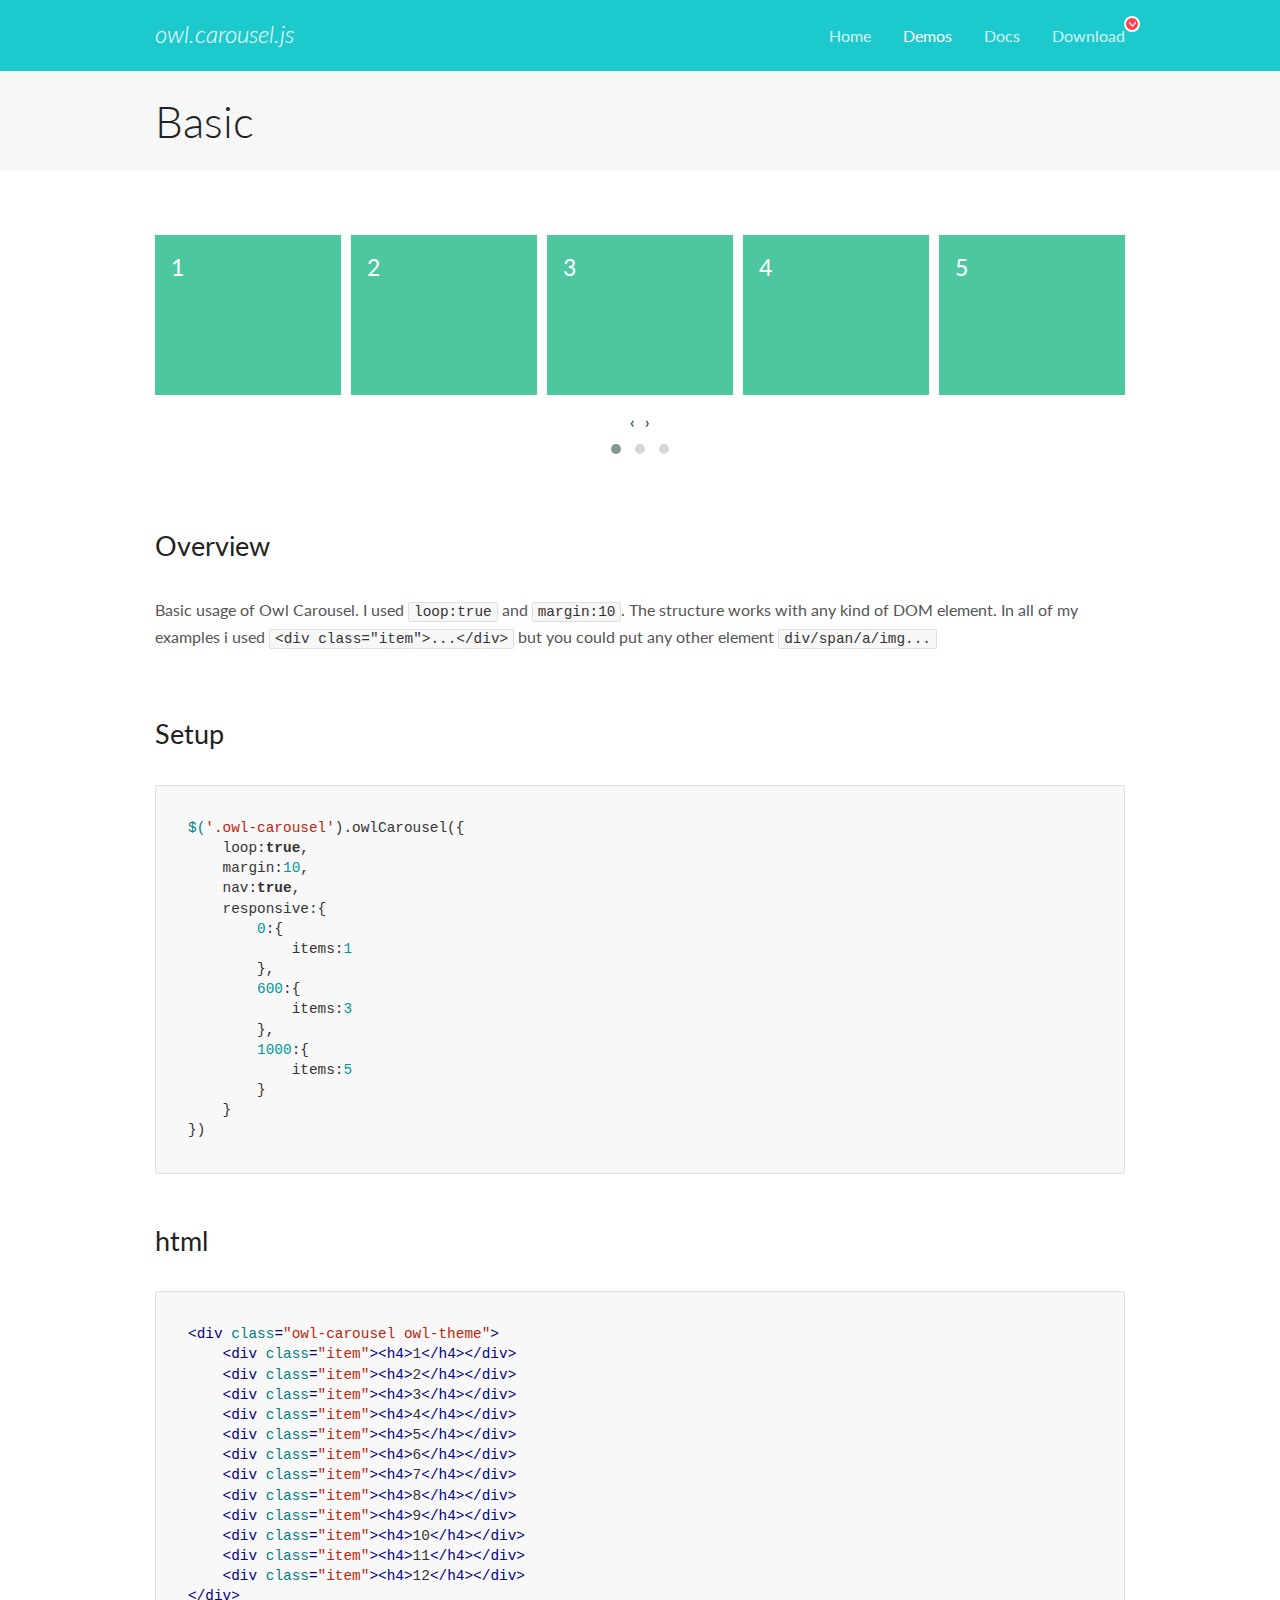
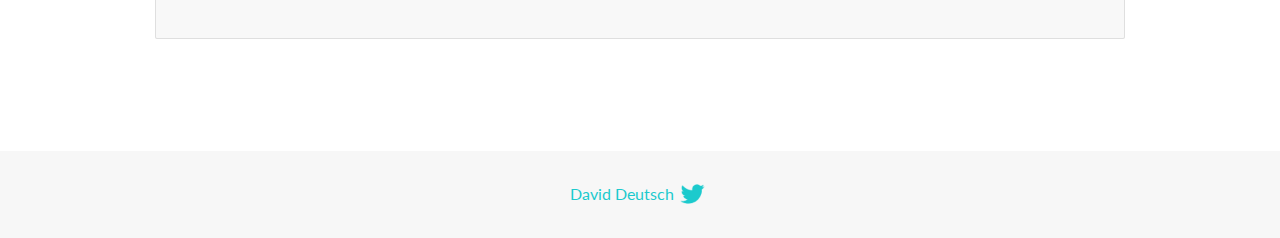
<file: jquery/OwlCarousel2-2.3.4/docs/demos/basic.html>
<!DOCTYPE html>
<html lang="en">
  <head>

    <!-- head -->
    <meta charset="utf-8">
    <meta name="msapplication-tap-highlight" content="no" />
    <meta name="viewport" content="width=device-width, initial-scale=1.0" />
    <meta name="description" content="Basic usage demo">
    <meta name="author" content="David Deutsch">
    <title>
      Basic Demo | Owl Carousel | 2.3.4
    </title>

    <!-- Stylesheets -->
    <link href='https://fonts.googleapis.com/css?family=Lato:300,400,700,400italic,300italic' rel='stylesheet' type='text/css'>
    <link rel="stylesheet" href="../assets/css/docs.theme.min.css">

    <!-- Owl Stylesheets -->
    <link rel="stylesheet" href="../assets/owlcarousel/assets/owl.carousel.min.css">
    <link rel="stylesheet" href="../assets/owlcarousel/assets/owl.theme.default.min.css">

    <!-- HTML5 shim and Respond.js IE8 support of HTML5 elements and media queries -->

    <!--[if lt IE 9]>
      <script src="https://oss.maxcdn.com/libs/html5shiv/3.7.0/html5shiv.js"></script>
      <script src="https://oss.maxcdn.com/libs/respond.js/1.3.0/respond.min.js"></script>
    <![endif]-->

    <!-- Favicons -->
    <link rel="apple-touch-icon-precomposed" sizes="144x144" href="../assets/ico/apple-touch-icon-144-precomposed.png">
    <link rel="shortcut icon" href="../assets/ico/favicon.png">
    <link rel="shortcut icon" href="favicon.ico">

    <!-- Yeah i know js should not be in header. Its required for demos.-->

    <!-- javascript -->
    <script src="../assets/vendors/jquery.min.js"></script>
    <script src="../assets/owlcarousel/owl.carousel.js"></script>
  </head>
  <body>

    <!-- header -->
    <header class="header">
      <div class="row">
        <div class="large-12 columns">
          <div class="brand left">
            <h3>
              <a href="/OwlCarousel2/">owl.carousel.js</a> 
            </h3>
          </div>
          <a id="toggle-nav" class="right">
            <span></span> <span></span> <span></span> 
          </a> 
          <div class="nav-bar">
            <ul class="clearfix">
              <li> <a href="/OwlCarousel2/index.html">Home</a>  </li>
              <li class="active">
                <a href="/OwlCarousel2/demos/demos.html">Demos</a> 
              </li>
              <li> <a href="/OwlCarousel2/docs/started-welcome.html">Docs</a>  </li>
              <li>
                <a href="https://github.com/OwlCarousel2/OwlCarousel2/archive/2.3.4.zip">Download</a> 
                <span class="download"></span> 
              </li>
            </ul>
          </div>
        </div>
      </div>
    </header>

    <!-- title -->
    <section class="title">
      <div class="row">
        <div class="large-12 columns">
          <h1>Basic</h1>
        </div>
      </div>
    </section>

    <!--  Demos -->
    <section id="demos">
      <div class="row">
        <div class="large-12 columns">
          <div class="owl-carousel owl-theme">
            <div class="item">
              <h4>1</h4>
            </div>
            <div class="item">
              <h4>2</h4>
            </div>
            <div class="item">
              <h4>3</h4>
            </div>
            <div class="item">
              <h4>4</h4>
            </div>
            <div class="item">
              <h4>5</h4>
            </div>
            <div class="item">
              <h4>6</h4>
            </div>
            <div class="item">
              <h4>7</h4>
            </div>
            <div class="item">
              <h4>8</h4>
            </div>
            <div class="item">
              <h4>9</h4>
            </div>
            <div class="item">
              <h4>10</h4>
            </div>
            <div class="item">
              <h4>11</h4>
            </div>
            <div class="item">
              <h4>12</h4>
            </div>
          </div>
          <h3 id="overview">Overview</h3>
          <p>Basic usage of Owl Carousel. I used <code>loop:true</code> and <code>margin:10</code>. The structure works with any kind of DOM element. In all of my examples i used <code>&lt;div class=&quot;item&quot;&gt;...&lt;/div&gt;</code> but you could
            put any other element <code>div/span/a/img...</code></p>
          <h3 id="setup">Setup</h3>
          <pre><code>$(&#39;.owl-carousel&#39;).owlCarousel({
    loop:true,
    margin:10,
    nav:true,
    responsive:{
        0:{
            items:1
        },
        600:{
            items:3
        },
        1000:{
            items:5
        }
    }
})</code></pre>
          <h3 id="html">html</h3>
          <pre><code>&lt;div class=&quot;owl-carousel owl-theme&quot;&gt;
    &lt;div class=&quot;item&quot;&gt;&lt;h4&gt;1&lt;/h4&gt;&lt;/div&gt;
    &lt;div class=&quot;item&quot;&gt;&lt;h4&gt;2&lt;/h4&gt;&lt;/div&gt;
    &lt;div class=&quot;item&quot;&gt;&lt;h4&gt;3&lt;/h4&gt;&lt;/div&gt;
    &lt;div class=&quot;item&quot;&gt;&lt;h4&gt;4&lt;/h4&gt;&lt;/div&gt;
    &lt;div class=&quot;item&quot;&gt;&lt;h4&gt;5&lt;/h4&gt;&lt;/div&gt;
    &lt;div class=&quot;item&quot;&gt;&lt;h4&gt;6&lt;/h4&gt;&lt;/div&gt;
    &lt;div class=&quot;item&quot;&gt;&lt;h4&gt;7&lt;/h4&gt;&lt;/div&gt;
    &lt;div class=&quot;item&quot;&gt;&lt;h4&gt;8&lt;/h4&gt;&lt;/div&gt;
    &lt;div class=&quot;item&quot;&gt;&lt;h4&gt;9&lt;/h4&gt;&lt;/div&gt;
    &lt;div class=&quot;item&quot;&gt;&lt;h4&gt;10&lt;/h4&gt;&lt;/div&gt;
    &lt;div class=&quot;item&quot;&gt;&lt;h4&gt;11&lt;/h4&gt;&lt;/div&gt;
    &lt;div class=&quot;item&quot;&gt;&lt;h4&gt;12&lt;/h4&gt;&lt;/div&gt;
&lt;/div&gt;</code></pre>
          <script>
            $(document).ready(function() {
              var owl = $('.owl-carousel');
              owl.owlCarousel({
                margin: 10,
                nav: true,
                loop: true,
                responsive: {
                  0: {
                    items: 1
                  },
                  600: {
                    items: 3
                  },
                  1000: {
                    items: 5
                  }
                }
              })
            })
          </script>
        </div>
      </div>
    </section>

    <!-- footer -->
    <footer class="footer">
      <div class="row">
        <div class="large-12 columns">
          <h5>
            <a href="/OwlCarousel2/docs/support-contact.html">David Deutsch</a> 
            <a id="custom-tweet-button" href="https://twitter.com/share?url=https://github.com/OwlCarousel2/OwlCarousel2&text=Owl Carousel - This is so awesome! " target="_blank"></a> 
          </h5>
        </div>
      </div>
    </footer>

    <!-- vendors -->
    <script src="../assets/vendors/highlight.js"></script>
    <script src="../assets/js/app.js"></script>
  </body>
</html>
</file>
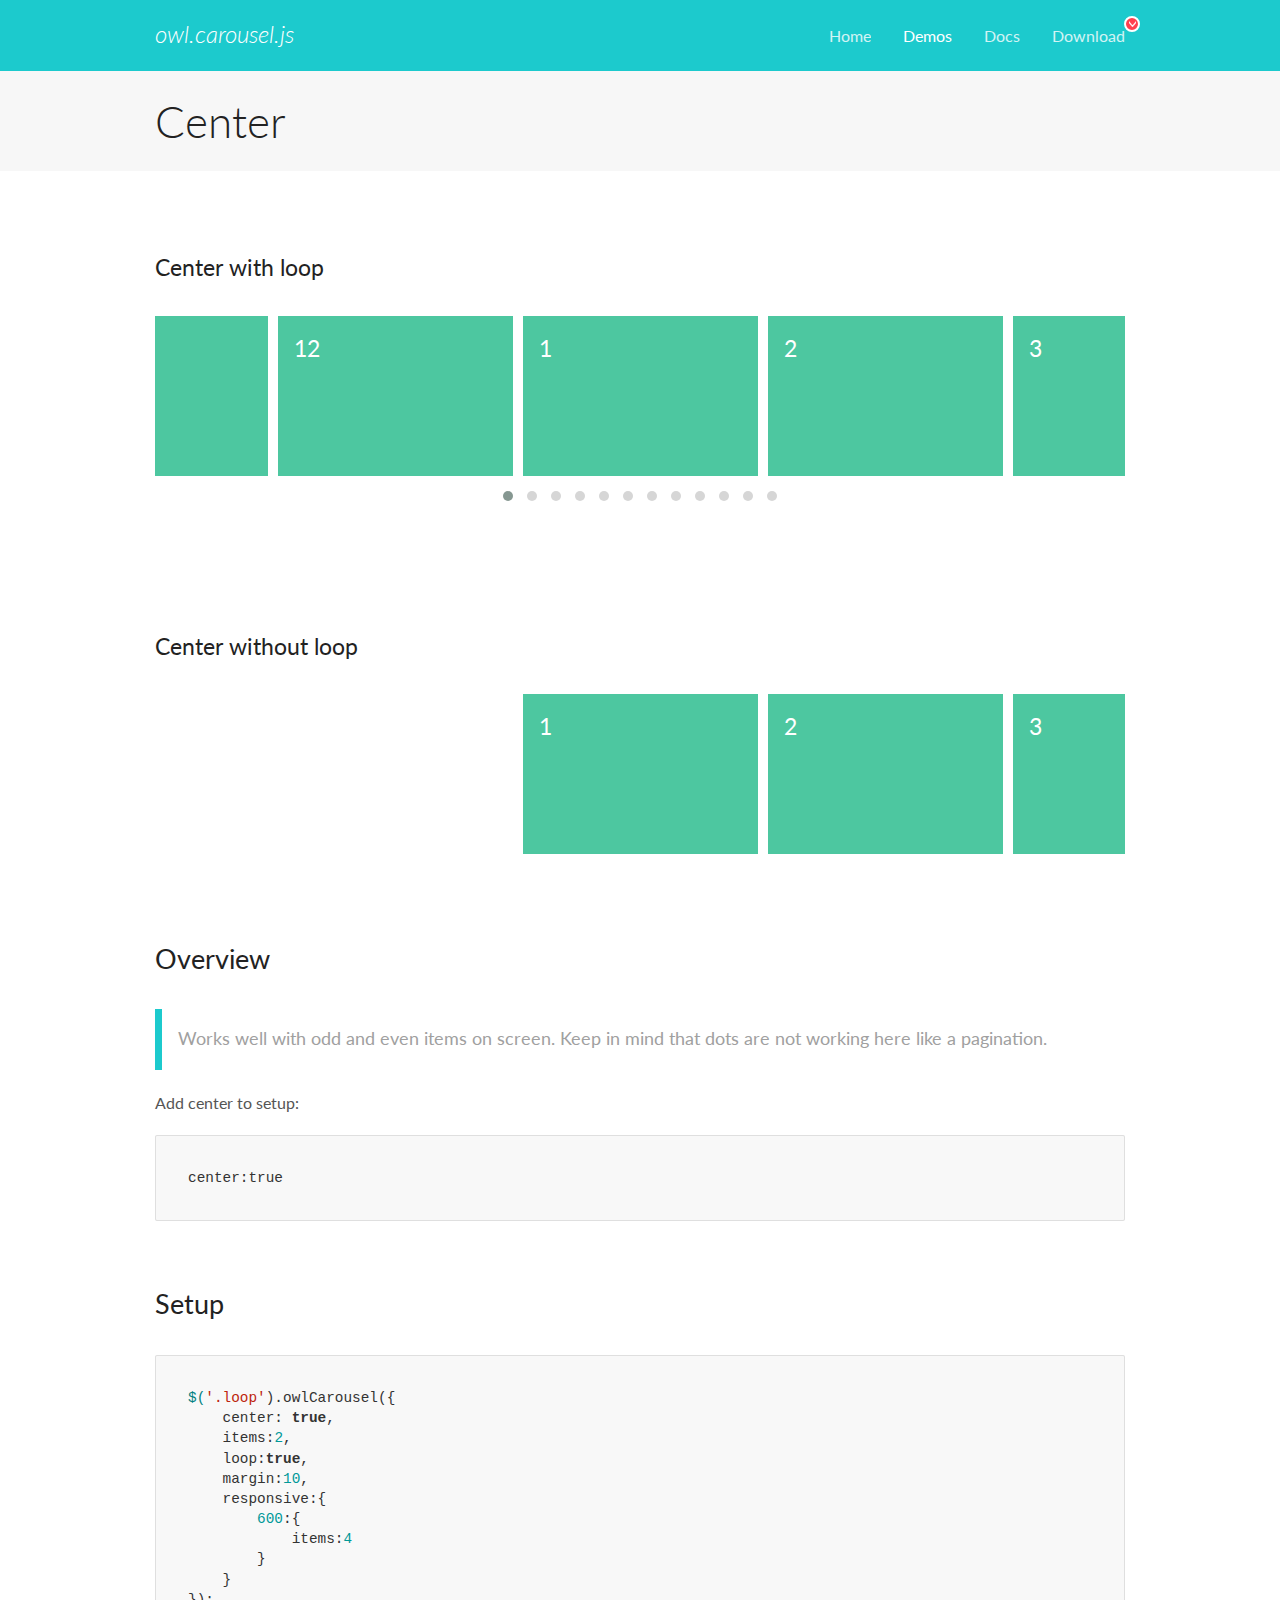
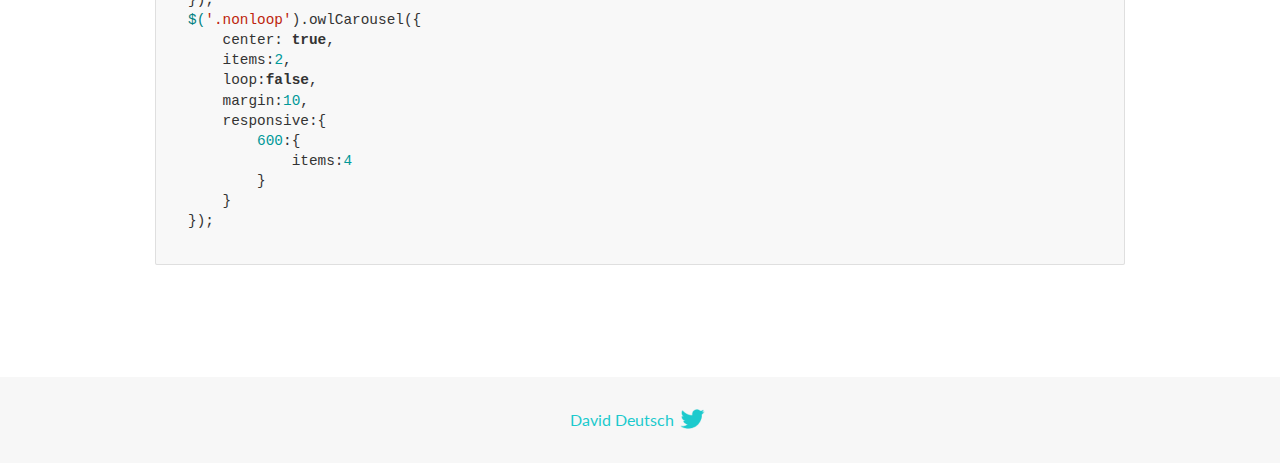
<file: jquery/OwlCarousel2-2.3.4/docs/demos/center.html>
<!DOCTYPE html>
<html lang="en">
  <head>

    <!-- head -->
    <meta charset="utf-8">
    <meta name="msapplication-tap-highlight" content="no" />
    <meta name="viewport" content="width=device-width, initial-scale=1.0" />
    <meta name="description" content="Center carousel">
    <meta name="author" content="David Deutsch">
    <title>
      Center Demo | Owl Carousel | 2.3.4
    </title>

    <!-- Stylesheets -->
    <link href='https://fonts.googleapis.com/css?family=Lato:300,400,700,400italic,300italic' rel='stylesheet' type='text/css'>
    <link rel="stylesheet" href="../assets/css/docs.theme.min.css">

    <!-- Owl Stylesheets -->
    <link rel="stylesheet" href="../assets/owlcarousel/assets/owl.carousel.min.css">
    <link rel="stylesheet" href="../assets/owlcarousel/assets/owl.theme.default.min.css">

    <!-- HTML5 shim and Respond.js IE8 support of HTML5 elements and media queries -->

    <!--[if lt IE 9]>
      <script src="https://oss.maxcdn.com/libs/html5shiv/3.7.0/html5shiv.js"></script>
      <script src="https://oss.maxcdn.com/libs/respond.js/1.3.0/respond.min.js"></script>
    <![endif]-->

    <!-- Favicons -->
    <link rel="apple-touch-icon-precomposed" sizes="144x144" href="../assets/ico/apple-touch-icon-144-precomposed.png">
    <link rel="shortcut icon" href="../assets/ico/favicon.png">
    <link rel="shortcut icon" href="favicon.ico">

    <!-- Yeah i know js should not be in header. Its required for demos.-->

    <!-- javascript -->
    <script src="../assets/vendors/jquery.min.js"></script>
    <script src="../assets/owlcarousel/owl.carousel.js"></script>
  </head>
  <body>

    <!-- header -->
    <header class="header">
      <div class="row">
        <div class="large-12 columns">
          <div class="brand left">
            <h3>
              <a href="/OwlCarousel2/">owl.carousel.js</a> 
            </h3>
          </div>
          <a id="toggle-nav" class="right">
            <span></span> <span></span> <span></span> 
          </a> 
          <div class="nav-bar">
            <ul class="clearfix">
              <li> <a href="/OwlCarousel2/index.html">Home</a>  </li>
              <li class="active">
                <a href="/OwlCarousel2/demos/demos.html">Demos</a> 
              </li>
              <li> <a href="/OwlCarousel2/docs/started-welcome.html">Docs</a>  </li>
              <li>
                <a href="https://github.com/OwlCarousel2/OwlCarousel2/archive/2.3.4.zip">Download</a> 
                <span class="download"></span> 
              </li>
            </ul>
          </div>
        </div>
      </div>
    </header>

    <!-- title -->
    <section class="title">
      <div class="row">
        <div class="large-12 columns">
          <h1>Center</h1>
        </div>
      </div>
    </section>

    <!--  Demos -->
    <section id="demos">
      <div class="row">
        <div class="large-12 columns">
          <h4 id="center-with-loop">Center with loop</h4>
          <div class="loop owl-carousel owl-theme">
            <div class="item">
              <h4>1</h4>
            </div>
            <div class="item">
              <h4>2</h4>
            </div>
            <div class="item">
              <h4>3</h4>
            </div>
            <div class="item">
              <h4>4</h4>
            </div>
            <div class="item">
              <h4>5</h4>
            </div>
            <div class="item">
              <h4>6</h4>
            </div>
            <div class="item">
              <h4>7</h4>
            </div>
            <div class="item">
              <h4>8</h4>
            </div>
            <div class="item">
              <h4>9</h4>
            </div>
            <div class="item">
              <h4>10</h4>
            </div>
            <div class="item">
              <h4>11</h4>
            </div>
            <div class="item">
              <h4>12</h4>
            </div>
          </div>
          <br>
          <h4 id="center-without-loop">Center without loop</h4>
          <div class="nonloop owl-carousel">
            <div class="item">
              <h4>1</h4>
            </div>
            <div class="item">
              <h4>2</h4>
            </div>
            <div class="item">
              <h4>3</h4>
            </div>
            <div class="item">
              <h4>4</h4>
            </div>
            <div class="item">
              <h4>5</h4>
            </div>
            <div class="item">
              <h4>6</h4>
            </div>
            <div class="item">
              <h4>7</h4>
            </div>
            <div class="item">
              <h4>8</h4>
            </div>
            <div class="item">
              <h4>9</h4>
            </div>
            <div class="item">
              <h4>10</h4>
            </div>
            <div class="item">
              <h4>11</h4>
            </div>
            <div class="item">
              <h4>12</h4>
            </div>
          </div>
          <h3 id="overview">Overview</h3>
          <blockquote>
            <p>Works well with odd and even items on screen. Keep in mind that dots are not working here like a pagination.</p>
          </blockquote>
          <p>Add center to setup:</p>
          <pre><code>center:true</code></pre>
          <h3 id="setup">Setup</h3>
          <pre><code>$(&#39;.loop&#39;).owlCarousel({
    center: true,
    items:2,
    loop:true,
    margin:10,
    responsive:{
        600:{
            items:4
        }
    }
});
$(&#39;.nonloop&#39;).owlCarousel({
    center: true,
    items:2,
    loop:false,
    margin:10,
    responsive:{
        600:{
            items:4
        }
    }
});</code></pre>
          <script>
            jQuery(document).ready(function($) {
              $('.loop').owlCarousel({
                center: true,
                items: 2,
                loop: true,
                margin: 10,
                responsive: {
                  600: {
                    items: 4
                  }
                }
              });
              $('.nonloop').owlCarousel({
                center: true,
                items: 2,
                loop: false,
                margin: 10,
                responsive: {
                  600: {
                    items: 4
                  }
                }
              });
            });
          </script>
        </div>
      </div>
    </section>

    <!-- footer -->
    <footer class="footer">
      <div class="row">
        <div class="large-12 columns">
          <h5>
            <a href="/OwlCarousel2/docs/support-contact.html">David Deutsch</a> 
            <a id="custom-tweet-button" href="https://twitter.com/share?url=https://github.com/OwlCarousel2/OwlCarousel2&text=Owl Carousel - This is so awesome! " target="_blank"></a> 
          </h5>
        </div>
      </div>
    </footer>

    <!-- vendors -->
    <script src="../assets/vendors/highlight.js"></script>
    <script src="../assets/js/app.js"></script>
  </body>
</html>
</file>
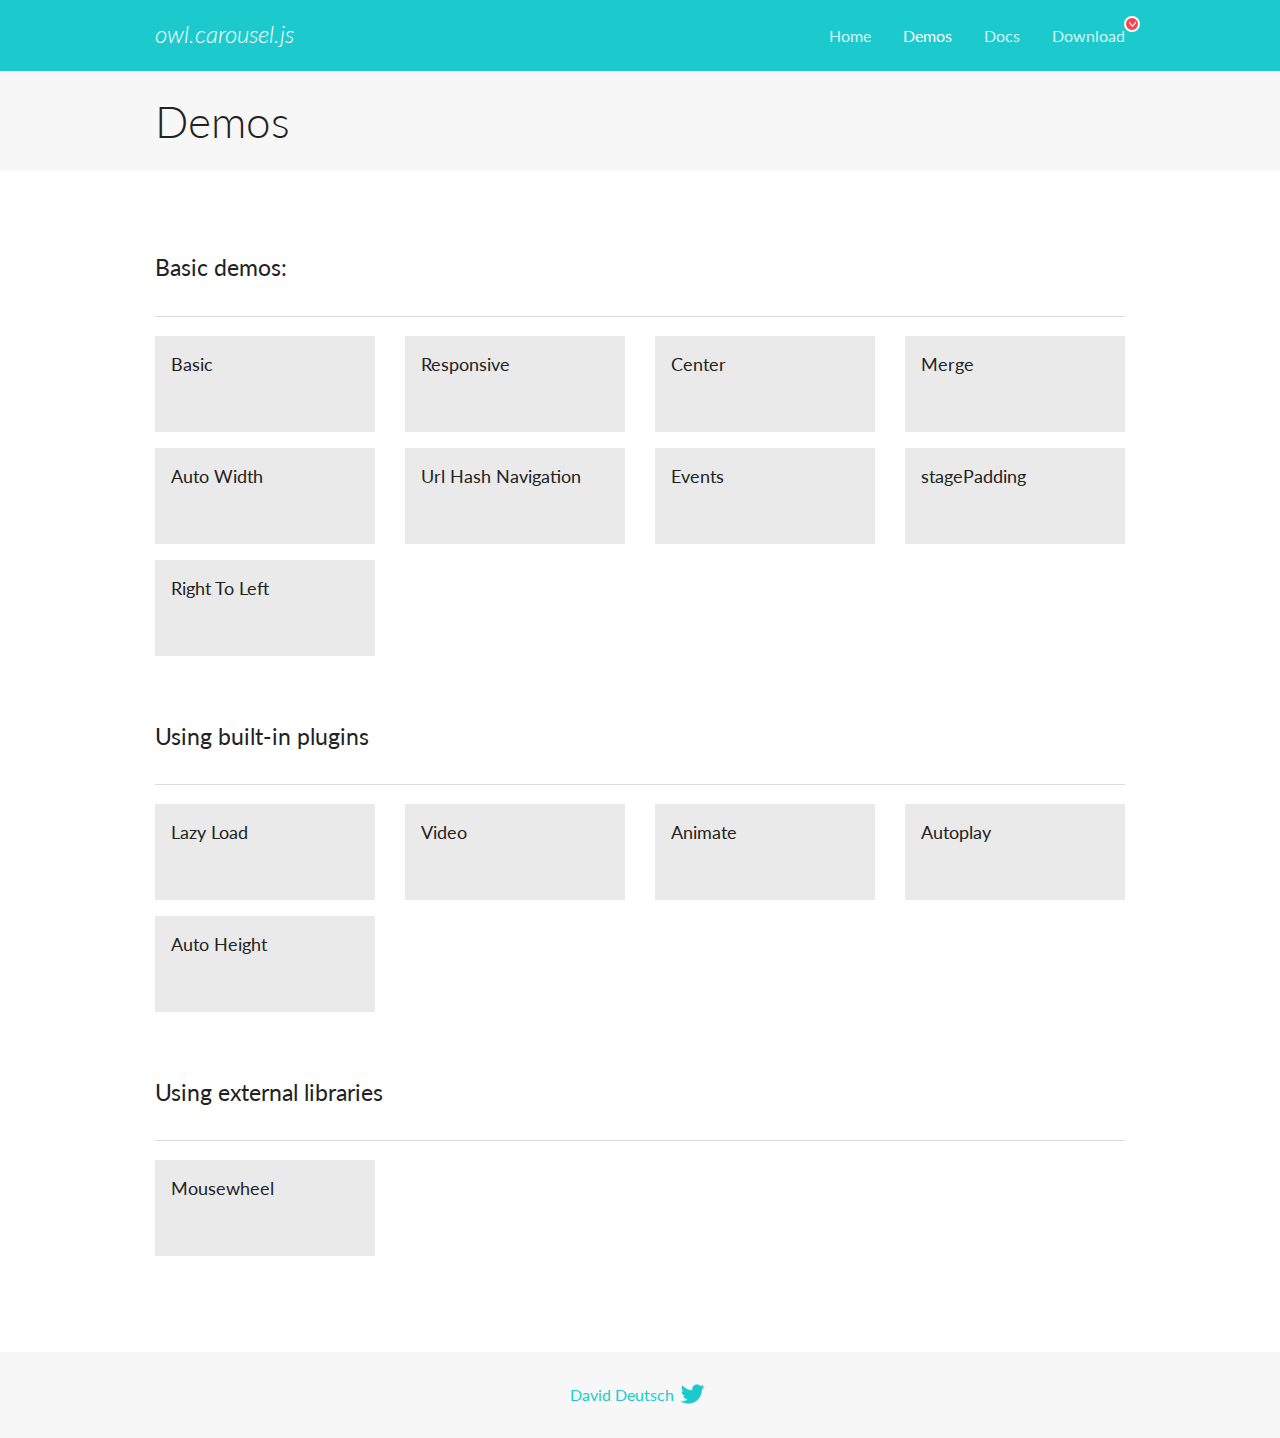
<file: jquery/OwlCarousel2-2.3.4/docs/demos/demos.html>
<!DOCTYPE html>
<html lang="en">
  <head>

    <!-- head -->
    <meta charset="utf-8">
    <meta name="msapplication-tap-highlight" content="no" />
    <meta name="viewport" content="width=device-width, initial-scale=1.0" />
    <meta name="description" content="A list of Owl Carousel examples.">
    <meta name="author" content="David Deutsch">
    <title>
      Demos | Owl Carousel | 2.3.4
    </title>

    <!-- Stylesheets -->
    <link href='https://fonts.googleapis.com/css?family=Lato:300,400,700,400italic,300italic' rel='stylesheet' type='text/css'>
    <link rel="stylesheet" href="../assets/css/docs.theme.min.css">

    <!-- Owl Stylesheets -->
    <link rel="stylesheet" href="../assets/owlcarousel/assets/owl.carousel.min.css">
    <link rel="stylesheet" href="../assets/owlcarousel/assets/owl.theme.default.min.css">

    <!-- HTML5 shim and Respond.js IE8 support of HTML5 elements and media queries -->

    <!--[if lt IE 9]>
      <script src="https://oss.maxcdn.com/libs/html5shiv/3.7.0/html5shiv.js"></script>
      <script src="https://oss.maxcdn.com/libs/respond.js/1.3.0/respond.min.js"></script>
    <![endif]-->

    <!-- Favicons -->
    <link rel="apple-touch-icon-precomposed" sizes="144x144" href="../assets/ico/apple-touch-icon-144-precomposed.png">
    <link rel="shortcut icon" href="../assets/ico/favicon.png">
    <link rel="shortcut icon" href="favicon.ico">

    <!-- Yeah i know js should not be in header. Its required for demos.-->

    <!-- javascript -->
    <script src="../assets/vendors/jquery.min.js"></script>
    <script src="../assets/owlcarousel/owl.carousel.js"></script>
  </head>
  <body>

    <!-- header -->
    <header class="header">
      <div class="row">
        <div class="large-12 columns">
          <div class="brand left">
            <h3>
              <a href="/OwlCarousel2/">owl.carousel.js</a> 
            </h3>
          </div>
          <a id="toggle-nav" class="right">
            <span></span> <span></span> <span></span> 
          </a> 
          <div class="nav-bar">
            <ul class="clearfix">
              <li> <a href="/OwlCarousel2/index.html">Home</a>  </li>
              <li class="active">
                <a href="/OwlCarousel2/demos/demos.html">Demos</a> 
              </li>
              <li> <a href="/OwlCarousel2/docs/started-welcome.html">Docs</a>  </li>
              <li>
                <a href="https://github.com/OwlCarousel2/OwlCarousel2/archive/2.3.4.zip">Download</a> 
                <span class="download"></span> 
              </li>
            </ul>
          </div>
        </div>
      </div>
    </header>

    <!-- title -->
    <section class="title">
      <div class="row">
        <div class="large-12 columns">
          <h1>Demos</h1>
        </div>
      </div>
    </section>

    <!--  Demos -->
    <section id="demos">
      <div class="row">
        <div class="large-12 columns">
          <h4 id="basic-demos-">Basic demos:</h4>
          <hr>
          <div class="demo-list">
            <div class="row">
              <div class="small-6 medium-4 large-3 columns">
                <a href="basic.html" class="demo-block">
                  <h5>Basic </h5>
                </a> 
              </div>
              <div class="small-6 medium-4 large-3 columns">
                <a href="responsive.html" class="demo-block">
                  <h5>Responsive </h5>
                </a> 
              </div>
              <div class="small-6 medium-4 large-3 columns">
                <a href="center.html" class="demo-block">
                  <h5>Center </h5>
                </a> 
              </div>
              <div class="small-6 medium-4 large-3 columns">
                <a href="merge.html" class="demo-block">
                  <h5>Merge </h5>
                </a> 
              </div>
              <div class="small-6 medium-4 large-3 columns">
                <a href="autowidth.html" class="demo-block">
                  <h5>Auto Width </h5>
                </a> 
              </div>
              <div class="small-6 medium-4 large-3 columns">
                <a href="urlhashnav.html" class="demo-block">
                  <h5>Url Hash Navigation </h5>
                </a> 
              </div>
              <div class="small-6 medium-4 large-3 columns">
                <a href="events.html" class="demo-block">
                  <h5>Events </h5>
                </a> 
              </div>
              <div class="small-6 medium-4 large-3 columns">
                <a href="stagepadding.html" class="demo-block">
                  <h5>stagePadding </h5>
                </a> 
              </div>
              <div class="small-6 medium-4 large-3 columns">
                <a href="rtl.html" class="demo-block">
                  <h5>Right To Left </h5>
                </a> 
              </div>
            </div>
          </div>
          <h4 id="using-built-in-plugins">Using built-in plugins</h4>
          <hr>
          <div class="demo-list">
            <div class="row">
              <div class="small-6 medium-4 large-3 columns">
                <a href="lazyLoad.html" class="demo-block">
                  <h5>Lazy Load </h5>
                </a> 
              </div>
              <div class="small-6 medium-4 large-3 columns">
                <a href="video.html" class="demo-block">
                  <h5>Video </h5>
                </a> 
              </div>
              <div class="small-6 medium-4 large-3 columns">
                <a href="animate.html" class="demo-block">
                  <h5>Animate </h5>
                </a> 
              </div>
              <div class="small-6 medium-4 large-3 columns">
                <a href="autoplay.html" class="demo-block">
                  <h5>Autoplay </h5>
                </a> 
              </div>
              <div class="small-6 medium-4 large-3 columns">
                <a href="autoheight.html" class="demo-block">
                  <h5>Auto Height </h5>
                </a> 
              </div>
            </div>
          </div>
          <h4 id="using-external-libraries">Using external libraries</h4>
          <hr>
          <div class="demo-list">
            <div class="row">
              <div class="small-6 medium-4 large-3 columns">
                <a href="mousewheel.html" class="demo-block">
                  <h5>Mousewheel </h5>
                </a> 
              </div>
            </div>
          </div>
        </div>
      </div>
    </section>

    <!-- footer -->
    <footer class="footer">
      <div class="row">
        <div class="large-12 columns">
          <h5>
            <a href="/OwlCarousel2/docs/support-contact.html">David Deutsch</a> 
            <a id="custom-tweet-button" href="https://twitter.com/share?url=https://github.com/OwlCarousel2/OwlCarousel2&text=Owl Carousel - This is so awesome! " target="_blank"></a> 
          </h5>
        </div>
      </div>
    </footer>

    <!-- vendors -->
    <script src="../assets/vendors/highlight.js"></script>
    <script src="../assets/js/app.js"></script>
  </body>
</html>
</file>
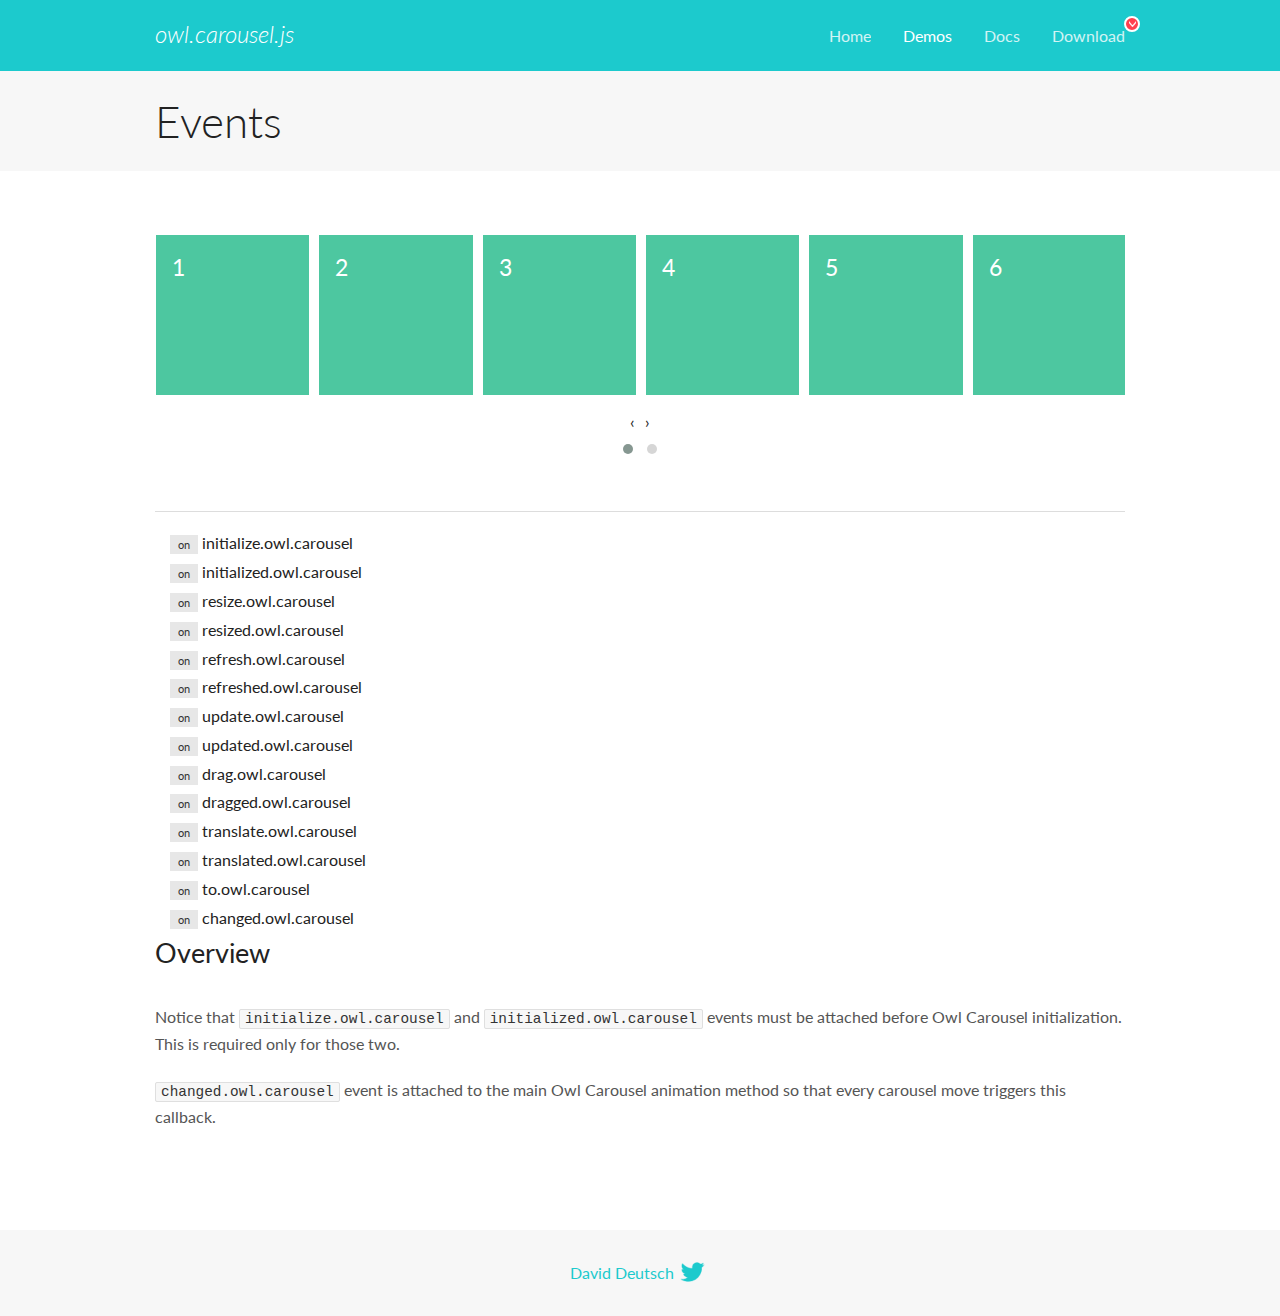
<file: jquery/OwlCarousel2-2.3.4/docs/demos/events.html>
<!DOCTYPE html>
<html lang="en">
  <head>

    <!-- head -->
    <meta charset="utf-8">
    <meta name="msapplication-tap-highlight" content="no" />
    <meta name="viewport" content="width=device-width, initial-scale=1.0" />
    <meta name="description" content="Events usage demo">
    <meta name="author" content="David Deutsch">
    <title>
      Events Demo | Owl Carousel | 2.3.4
    </title>

    <!-- Stylesheets -->
    <link href='https://fonts.googleapis.com/css?family=Lato:300,400,700,400italic,300italic' rel='stylesheet' type='text/css'>
    <link rel="stylesheet" href="../assets/css/docs.theme.min.css">

    <!-- Owl Stylesheets -->
    <link rel="stylesheet" href="../assets/owlcarousel/assets/owl.carousel.min.css">
    <link rel="stylesheet" href="../assets/owlcarousel/assets/owl.theme.default.min.css">

    <!-- HTML5 shim and Respond.js IE8 support of HTML5 elements and media queries -->

    <!--[if lt IE 9]>
      <script src="https://oss.maxcdn.com/libs/html5shiv/3.7.0/html5shiv.js"></script>
      <script src="https://oss.maxcdn.com/libs/respond.js/1.3.0/respond.min.js"></script>
    <![endif]-->

    <!-- Favicons -->
    <link rel="apple-touch-icon-precomposed" sizes="144x144" href="../assets/ico/apple-touch-icon-144-precomposed.png">
    <link rel="shortcut icon" href="../assets/ico/favicon.png">
    <link rel="shortcut icon" href="favicon.ico">

    <!-- Yeah i know js should not be in header. Its required for demos.-->

    <!-- javascript -->
    <script src="../assets/vendors/jquery.min.js"></script>
    <script src="../assets/owlcarousel/owl.carousel.js"></script>
  </head>
  <body>

    <!-- header -->
    <header class="header">
      <div class="row">
        <div class="large-12 columns">
          <div class="brand left">
            <h3>
              <a href="/OwlCarousel2/">owl.carousel.js</a> 
            </h3>
          </div>
          <a id="toggle-nav" class="right">
            <span></span> <span></span> <span></span> 
          </a> 
          <div class="nav-bar">
            <ul class="clearfix">
              <li> <a href="/OwlCarousel2/index.html">Home</a>  </li>
              <li class="active">
                <a href="/OwlCarousel2/demos/demos.html">Demos</a> 
              </li>
              <li> <a href="/OwlCarousel2/docs/started-welcome.html">Docs</a>  </li>
              <li>
                <a href="https://github.com/OwlCarousel2/OwlCarousel2/archive/2.3.4.zip">Download</a> 
                <span class="download"></span> 
              </li>
            </ul>
          </div>
        </div>
      </div>
    </header>

    <!-- title -->
    <section class="title">
      <div class="row">
        <div class="large-12 columns">
          <h1>Events</h1>
        </div>
      </div>
    </section>

    <!--  Demos -->
    <section id="demos">
      <div class="row">
        <div class="large-12 columns">
          <div class="owl-carousel owl-theme">
            <div class="item">
              <h4>1</h4>
            </div>
            <div class="item">
              <h4>2</h4>
            </div>
            <div class="item">
              <h4>3</h4>
            </div>
            <div class="item">
              <h4>4</h4>
            </div>
            <div class="item">
              <h4>5</h4>
            </div>
            <div class="item">
              <h4>6</h4>
            </div>
            <div class="item">
              <h4>7</h4>
            </div>
            <div class="item">
              <h4>8</h4>
            </div>
            <div class="item">
              <h4>9</h4>
            </div>
            <div class="item">
              <h4>10</h4>
            </div>
            <div class="item">
              <h4>11</h4>
            </div>
            <div class="item">
              <h4>12</h4>
            </div>
          </div>
          <hr>
          <div class="large-12 columns callbacks">
            <div><span class="label secondary initialize">on</span>  initialize.owl.carousel </div>
            <div><span class="label secondary initialized">on</span>  initialized.owl.carousel </div>
            <div><span class="label secondary resize">on</span>  resize.owl.carousel </div>
            <div><span class="label secondary resized">on</span>  resized.owl.carousel </div>
            <div><span class="label secondary refresh">on</span>  refresh.owl.carousel </div>
            <div><span class="label secondary refreshed">on</span>  refreshed.owl.carousel </div>
            <div><span class="label secondary update">on</span>  update.owl.carousel </div>
            <div><span class="label secondary updated">on</span>  updated.owl.carousel </div>
            <div><span class="label secondary drag">on</span>  drag.owl.carousel </div>
            <div><span class="label secondary dragged">on</span>  dragged.owl.carousel </div>
            <div><span class="label secondary translate">on</span>  translate.owl.carousel </div>
            <div><span class="label secondary translated">on</span>  translated.owl.carousel </div>
            <div><span class="label secondary to">on</span>  to.owl.carousel </div>
            <div><span class="label secondary changed">on</span>  changed.owl.carousel </div>
          </div>
          <h3 id="overview">Overview</h3>
          <p>Notice that <code>initialize.owl.carousel</code> and <code>initialized.owl.carousel</code> events must be attached before Owl Carousel initialization. This is required only for those two.</p>
          <p><code>changed.owl.carousel</code> event is attached to the main Owl Carousel animation method so that every carousel move triggers this callback.</p>
          <script>
            jQuery(document).ready(function($) {
              var owl = $('.owl-carousel');
              owl.on('initialize.owl.carousel initialized.owl.carousel ' +
                'initialize.owl.carousel initialize.owl.carousel ' +
                'resize.owl.carousel resized.owl.carousel ' +
                'refresh.owl.carousel refreshed.owl.carousel ' +
                'update.owl.carousel updated.owl.carousel ' +
                'drag.owl.carousel dragged.owl.carousel ' +
                'translate.owl.carousel translated.owl.carousel ' +
                'to.owl.carousel changed.owl.carousel',
                function(e) {
                  $('.' + e.type)
                    .removeClass('secondary')
                    .addClass('success');
                  window.setTimeout(function() {
                    $('.' + e.type)
                      .removeClass('success')
                      .addClass('secondary');
                  }, 500);
                });
              owl.owlCarousel({
                loop: true,
                nav: true,
                lazyLoad: true,
                margin: 10,
                video: true,
                responsive: {
                  0: {
                    items: 1
                  },
                  600: {
                    items: 3
                  },
                  960: {
                    items: 5,
                  },
                  1200: {
                    items: 6
                  }
                }
              });
            });
          </script>
        </div>
      </div>
    </section>

    <!-- footer -->
    <footer class="footer">
      <div class="row">
        <div class="large-12 columns">
          <h5>
            <a href="/OwlCarousel2/docs/support-contact.html">David Deutsch</a> 
            <a id="custom-tweet-button" href="https://twitter.com/share?url=https://github.com/OwlCarousel2/OwlCarousel2&text=Owl Carousel - This is so awesome! " target="_blank"></a> 
          </h5>
        </div>
      </div>
    </footer>

    <!-- vendors -->
    <script src="../assets/vendors/highlight.js"></script>
    <script src="../assets/js/app.js"></script>
  </body>
</html>
</file>
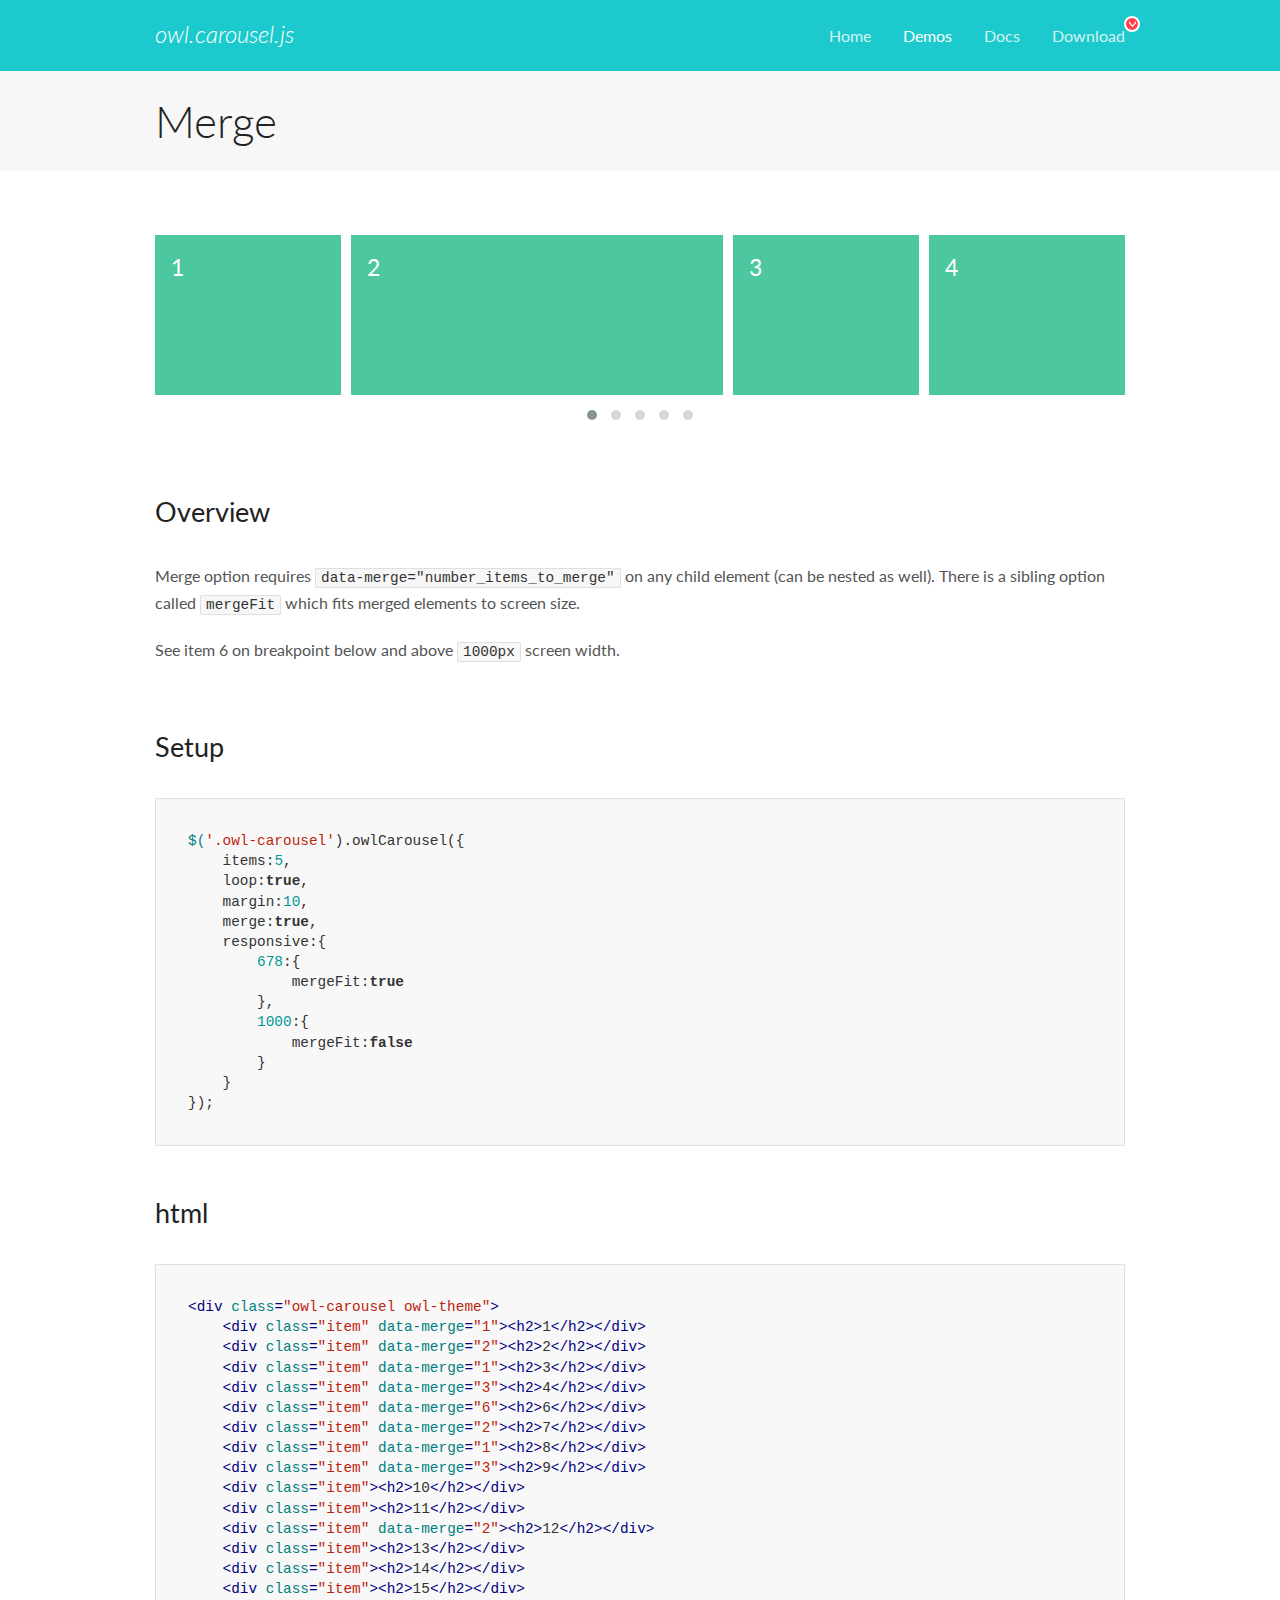
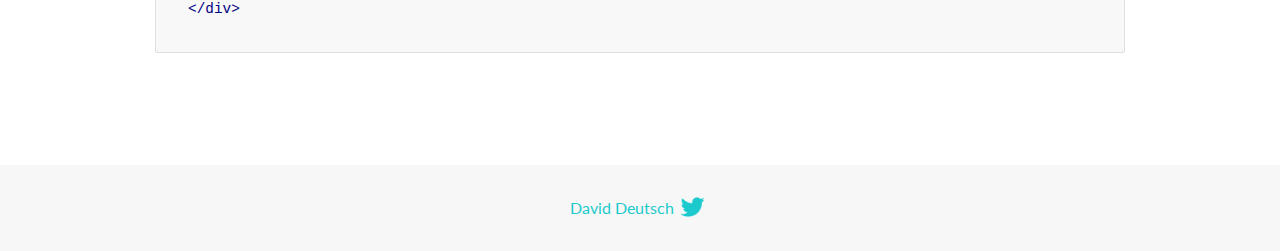
<file: jquery/OwlCarousel2-2.3.4/docs/demos/merge.html>
<!DOCTYPE html>
<html lang="en">
  <head>

    <!-- head -->
    <meta charset="utf-8">
    <meta name="msapplication-tap-highlight" content="no" />
    <meta name="viewport" content="width=device-width, initial-scale=1.0" />
    <meta name="description" content="Merge Items">
    <meta name="author" content="David Deutsch">
    <title>
      Merge Demo | Owl Carousel | 2.3.4
    </title>

    <!-- Stylesheets -->
    <link href='https://fonts.googleapis.com/css?family=Lato:300,400,700,400italic,300italic' rel='stylesheet' type='text/css'>
    <link rel="stylesheet" href="../assets/css/docs.theme.min.css">

    <!-- Owl Stylesheets -->
    <link rel="stylesheet" href="../assets/owlcarousel/assets/owl.carousel.min.css">
    <link rel="stylesheet" href="../assets/owlcarousel/assets/owl.theme.default.min.css">

    <!-- HTML5 shim and Respond.js IE8 support of HTML5 elements and media queries -->

    <!--[if lt IE 9]>
      <script src="https://oss.maxcdn.com/libs/html5shiv/3.7.0/html5shiv.js"></script>
      <script src="https://oss.maxcdn.com/libs/respond.js/1.3.0/respond.min.js"></script>
    <![endif]-->

    <!-- Favicons -->
    <link rel="apple-touch-icon-precomposed" sizes="144x144" href="../assets/ico/apple-touch-icon-144-precomposed.png">
    <link rel="shortcut icon" href="../assets/ico/favicon.png">
    <link rel="shortcut icon" href="favicon.ico">

    <!-- Yeah i know js should not be in header. Its required for demos.-->

    <!-- javascript -->
    <script src="../assets/vendors/jquery.min.js"></script>
    <script src="../assets/owlcarousel/owl.carousel.js"></script>
  </head>
  <body>

    <!-- header -->
    <header class="header">
      <div class="row">
        <div class="large-12 columns">
          <div class="brand left">
            <h3>
              <a href="/OwlCarousel2/">owl.carousel.js</a> 
            </h3>
          </div>
          <a id="toggle-nav" class="right">
            <span></span> <span></span> <span></span> 
          </a> 
          <div class="nav-bar">
            <ul class="clearfix">
              <li> <a href="/OwlCarousel2/index.html">Home</a>  </li>
              <li class="active">
                <a href="/OwlCarousel2/demos/demos.html">Demos</a> 
              </li>
              <li> <a href="/OwlCarousel2/docs/started-welcome.html">Docs</a>  </li>
              <li>
                <a href="https://github.com/OwlCarousel2/OwlCarousel2/archive/2.3.4.zip">Download</a> 
                <span class="download"></span> 
              </li>
            </ul>
          </div>
        </div>
      </div>
    </header>

    <!-- title -->
    <section class="title">
      <div class="row">
        <div class="large-12 columns">
          <h1>Merge</h1>
        </div>
      </div>
    </section>

    <!--  Demos -->
    <section id="demos">
      <div class="row">
        <div class="large-12 columns">
          <div class="owl-carousel owl-theme">
            <div class="item" data-merge="1">
              <h4>1</h4>
            </div>
            <div class="item" data-merge="2">
              <h4>2</h4>
            </div>
            <div class="item" data-merge="1">
              <h4>3</h4>
            </div>
            <div class="item" data-merge="3">
              <h4>4</h4>
            </div>
            <div class="item" data-merge="6">
              <h4>6</h4>
            </div>
            <div class="item" data-merge="2">
              <h4>7</h4>
            </div>
            <div class="item" data-merge="1">
              <h4>8</h4>
            </div>
            <div class="item" data-merge="3">
              <h4>9</h4>
            </div>
            <div class="item">
              <h4>10</h4>
            </div>
            <div class="item">
              <h4>11</h4>
            </div>
            <div class="item" data-merge="2">
              <h4>12</h4>
            </div>
            <div class="item">
              <h4>13</h4>
            </div>
            <div class="item">
              <h4>14</h4>
            </div>
            <div class="item">
              <h4>15</h4>
            </div>
          </div>
          <h3 id="overview">Overview</h3>
          <p>Merge option requires <code>data-merge=&quot;number_items_to_merge&quot;</code> on any child element (can be nested as well). There is a sibling option called <code>mergeFit</code> which fits merged elements to screen size. </p>
          <p>See item 6 on breakpoint below and above <code>1000px</code> screen width.</p>
          <h3 id="setup">Setup</h3>
          <pre><code>$(&#39;.owl-carousel&#39;).owlCarousel({
    items:5,
    loop:true,
    margin:10,
    merge:true,
    responsive:{
        678:{
            mergeFit:true
        },
        1000:{
            mergeFit:false
        }
    }
});</code></pre>
          <h3 id="html">html</h3>
          <pre><code>&lt;div class=&quot;owl-carousel owl-theme&quot;&gt;
    &lt;div class=&quot;item&quot; data-merge=&quot;1&quot;&gt;&lt;h2&gt;1&lt;/h2&gt;&lt;/div&gt;
    &lt;div class=&quot;item&quot; data-merge=&quot;2&quot;&gt;&lt;h2&gt;2&lt;/h2&gt;&lt;/div&gt;
    &lt;div class=&quot;item&quot; data-merge=&quot;1&quot;&gt;&lt;h2&gt;3&lt;/h2&gt;&lt;/div&gt;
    &lt;div class=&quot;item&quot; data-merge=&quot;3&quot;&gt;&lt;h2&gt;4&lt;/h2&gt;&lt;/div&gt;
    &lt;div class=&quot;item&quot; data-merge=&quot;6&quot;&gt;&lt;h2&gt;6&lt;/h2&gt;&lt;/div&gt;
    &lt;div class=&quot;item&quot; data-merge=&quot;2&quot;&gt;&lt;h2&gt;7&lt;/h2&gt;&lt;/div&gt;
    &lt;div class=&quot;item&quot; data-merge=&quot;1&quot;&gt;&lt;h2&gt;8&lt;/h2&gt;&lt;/div&gt;
    &lt;div class=&quot;item&quot; data-merge=&quot;3&quot;&gt;&lt;h2&gt;9&lt;/h2&gt;&lt;/div&gt;
    &lt;div class=&quot;item&quot;&gt;&lt;h2&gt;10&lt;/h2&gt;&lt;/div&gt;
    &lt;div class=&quot;item&quot;&gt;&lt;h2&gt;11&lt;/h2&gt;&lt;/div&gt;
    &lt;div class=&quot;item&quot; data-merge=&quot;2&quot;&gt;&lt;h2&gt;12&lt;/h2&gt;&lt;/div&gt;
    &lt;div class=&quot;item&quot;&gt;&lt;h2&gt;13&lt;/h2&gt;&lt;/div&gt;
    &lt;div class=&quot;item&quot;&gt;&lt;h2&gt;14&lt;/h2&gt;&lt;/div&gt;
    &lt;div class=&quot;item&quot;&gt;&lt;h2&gt;15&lt;/h2&gt;&lt;/div&gt;
&lt;/div&gt;</code></pre>
          <script>
            $(document).ready(function() {
              $('.owl-carousel').owlCarousel({
                items: 5,
                loop: true,
                margin: 10,
                merge: true,
                responsive: {
                  678: {
                    mergeFit: true
                  },
                  1000: {
                    mergeFit: false
                  }
                }
              });
            })
          </script>
        </div>
      </div>
    </section>

    <!-- footer -->
    <footer class="footer">
      <div class="row">
        <div class="large-12 columns">
          <h5>
            <a href="/OwlCarousel2/docs/support-contact.html">David Deutsch</a> 
            <a id="custom-tweet-button" href="https://twitter.com/share?url=https://github.com/OwlCarousel2/OwlCarousel2&text=Owl Carousel - This is so awesome! " target="_blank"></a> 
          </h5>
        </div>
      </div>
    </footer>

    <!-- vendors -->
    <script src="../assets/vendors/highlight.js"></script>
    <script src="../assets/js/app.js"></script>
  </body>
</html>
</file>
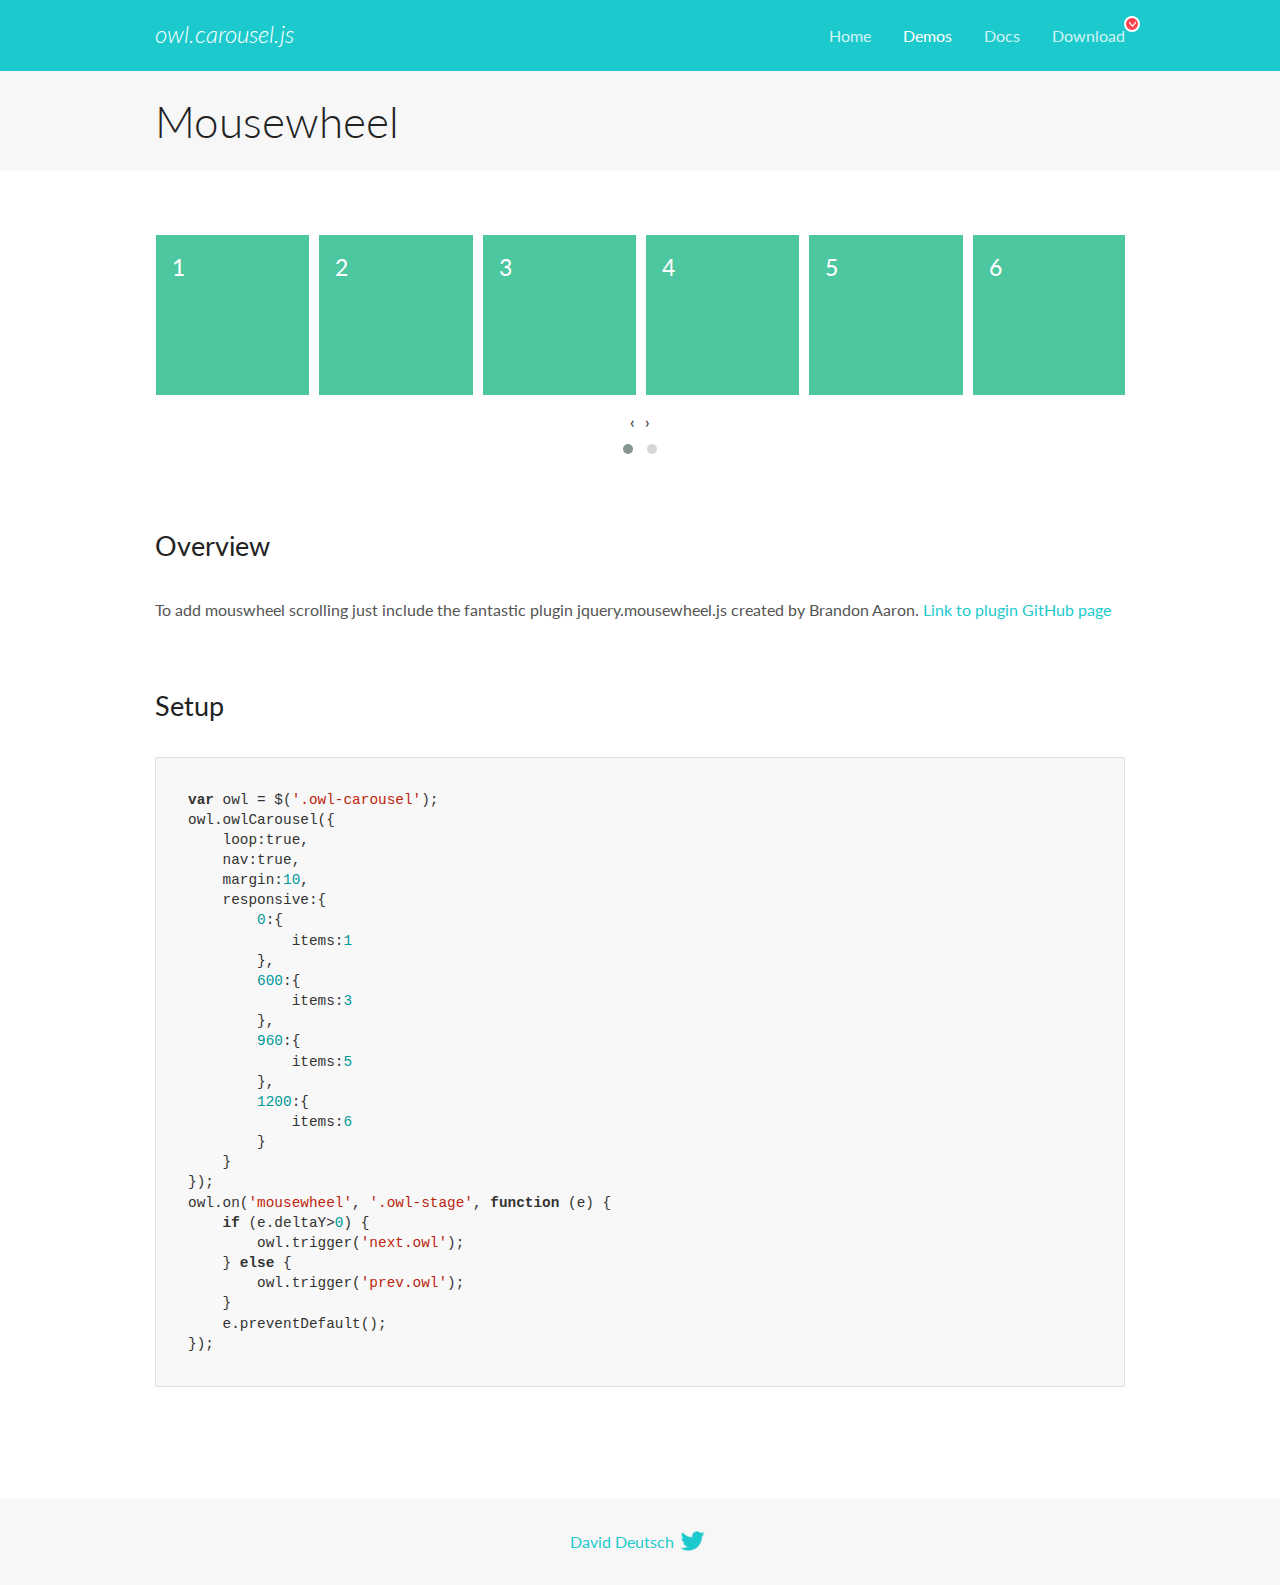
<file: jquery/OwlCarousel2-2.3.4/docs/demos/mousewheel.html>
<!DOCTYPE html>
<html lang="en">
  <head>

    <!-- head -->
    <meta charset="utf-8">
    <meta name="msapplication-tap-highlight" content="no" />
    <meta name="viewport" content="width=device-width, initial-scale=1.0" />
    <meta name="description" content="Mousewheel usage demo">
    <meta name="author" content="David Deutsch">
    <title>
      Mousewheel Demo | Owl Carousel | 2.3.4
    </title>

    <!-- Stylesheets -->
    <link href='https://fonts.googleapis.com/css?family=Lato:300,400,700,400italic,300italic' rel='stylesheet' type='text/css'>
    <link rel="stylesheet" href="../assets/css/docs.theme.min.css">

    <!-- Owl Stylesheets -->
    <link rel="stylesheet" href="../assets/owlcarousel/assets/owl.carousel.min.css">
    <link rel="stylesheet" href="../assets/owlcarousel/assets/owl.theme.default.min.css">

    <!-- HTML5 shim and Respond.js IE8 support of HTML5 elements and media queries -->

    <!--[if lt IE 9]>
      <script src="https://oss.maxcdn.com/libs/html5shiv/3.7.0/html5shiv.js"></script>
      <script src="https://oss.maxcdn.com/libs/respond.js/1.3.0/respond.min.js"></script>
    <![endif]-->

    <!-- Favicons -->
    <link rel="apple-touch-icon-precomposed" sizes="144x144" href="../assets/ico/apple-touch-icon-144-precomposed.png">
    <link rel="shortcut icon" href="../assets/ico/favicon.png">
    <link rel="shortcut icon" href="favicon.ico">

    <!-- Yeah i know js should not be in header. Its required for demos.-->

    <!-- javascript -->
    <script src="../assets/vendors/jquery.min.js"></script>
    <script src="../assets/owlcarousel/owl.carousel.js"></script>
  </head>
  <body>

    <!-- header -->
    <header class="header">
      <div class="row">
        <div class="large-12 columns">
          <div class="brand left">
            <h3>
              <a href="/OwlCarousel2/">owl.carousel.js</a> 
            </h3>
          </div>
          <a id="toggle-nav" class="right">
            <span></span> <span></span> <span></span> 
          </a> 
          <div class="nav-bar">
            <ul class="clearfix">
              <li> <a href="/OwlCarousel2/index.html">Home</a>  </li>
              <li class="active">
                <a href="/OwlCarousel2/demos/demos.html">Demos</a> 
              </li>
              <li> <a href="/OwlCarousel2/docs/started-welcome.html">Docs</a>  </li>
              <li>
                <a href="https://github.com/OwlCarousel2/OwlCarousel2/archive/2.3.4.zip">Download</a> 
                <span class="download"></span> 
              </li>
            </ul>
          </div>
        </div>
      </div>
    </header>

    <!-- title -->
    <section class="title">
      <div class="row">
        <div class="large-12 columns">
          <h1>Mousewheel</h1>
        </div>
      </div>
    </section>

    <!--  Demos -->
    <section id="demos">
      <div class="row">
        <div class="large-12 columns">
          <div class="owl-carousel owl-theme">
            <div class="item">
              <h4>1</h4>
            </div>
            <div class="item">
              <h4>2</h4>
            </div>
            <div class="item">
              <h4>3</h4>
            </div>
            <div class="item">
              <h4>4</h4>
            </div>
            <div class="item">
              <h4>5</h4>
            </div>
            <div class="item">
              <h4>6</h4>
            </div>
            <div class="item">
              <h4>7</h4>
            </div>
            <div class="item">
              <h4>8</h4>
            </div>
            <div class="item">
              <h4>9</h4>
            </div>
            <div class="item">
              <h4>10</h4>
            </div>
            <div class="item">
              <h4>11</h4>
            </div>
            <div class="item">
              <h4>12</h4>
            </div>
          </div>
          <h3 id="overview">Overview</h3>
          <p>To add mouswheel scrolling just include the fantastic plugin jquery.mousewheel.js created by Brandon Aaron.
            <a href="https://github.com/brandonaaron/jquery-mousewheel">Link to plugin GitHub page</a> 
          </p>
          <h3 id="setup">Setup</h3>
          <pre><code>var owl = $(&#39;.owl-carousel&#39;);
owl.owlCarousel({
    loop:true,
    nav:true,
    margin:10,
    responsive:{
        0:{
            items:1
        },
        600:{
            items:3
        },            
        960:{
            items:5
        },
        1200:{
            items:6
        }
    }
});
owl.on(&#39;mousewheel&#39;, &#39;.owl-stage&#39;, function (e) {
    if (e.deltaY&gt;0) {
        owl.trigger(&#39;next.owl&#39;);
    } else {
        owl.trigger(&#39;prev.owl&#39;);
    }
    e.preventDefault();
});</code></pre>
          <script src="../assets/vendors/jquery.mousewheel.min.js"></script>
          <script>
            $(document).ready(function() {
              var owl = $('.owl-carousel');
              owl.owlCarousel({
                loop: true,
                nav: true,
                margin: 10,
                responsive: {
                  0: {
                    items: 1
                  },
                  600: {
                    items: 3
                  },
                  960: {
                    items: 5
                  },
                  1200: {
                    items: 6
                  }
                }
              });
              owl.on('mousewheel', '.owl-stage', function(e) {
                if (e.deltaY > 0) {
                  owl.trigger('next.owl');
                } else {
                  owl.trigger('prev.owl');
                }
                e.preventDefault();
              });
            })
          </script>
        </div>
      </div>
    </section>

    <!-- footer -->
    <footer class="footer">
      <div class="row">
        <div class="large-12 columns">
          <h5>
            <a href="/OwlCarousel2/docs/support-contact.html">David Deutsch</a> 
            <a id="custom-tweet-button" href="https://twitter.com/share?url=https://github.com/OwlCarousel2/OwlCarousel2&text=Owl Carousel - This is so awesome! " target="_blank"></a> 
          </h5>
        </div>
      </div>
    </footer>

    <!-- vendors -->
    <script src="../assets/vendors/highlight.js"></script>
    <script src="../assets/js/app.js"></script>
  </body>
</html>
</file>
<file: css/style.css>
*{
    margin: 0;
    box-sizing: border-box;
}
:root{
    --primary-color:#111111;
    --white-color:#ffffff;
    --hover-color:#9c6d3a;
    --footer-color:#555555;
    --black-color:hsl(0, 0%, 0%);
    --fs:14px;
    --fw:400;
    --lh:28px;
    --gutter-width:15px;
    
}
body{
    font-size: var(--fs);
    font-weight: var(--fw);
    color: var(--primary-color);
    font-family: 'Jost', sans-serif;
}
a{
    text-decoration: none;
}
ul,ol{
    padding: 0;
    list-style: none;
}
img{
    max-width: 100%;
    display: block;
}
.container{
    width: 1320px;
    /* padding: 0 var(--gutter-width); */
    margin: 0 auto;
}
.row{
    display: flex;
    flex-wrap: wrap;
    padding-left: calc(-1* var(--gutter-width));
    padding-right: calc(-1* var(--gutter-width));
}
.row-gap{
  row-gap: 25px;
}
.p-t-b{
    padding: 90px 0;
}
.p-t{
    padding-top: 90px;
}
.p-b{
    padding-bottom: 90px;
}
.d-f{
    display: flex;
    flex-wrap: wrap;
}
.w-1 {
    width: 8.3333%;
  }
  .w-2 {
    width: 16.6666%;
  }
  .w-3 {
    width: 25%;
   }
  .w-4 {
    width: 33.3333%;
  }
  .w-5 {
    width: 41.6666%;
  }
  .w-6 {
    width: 50%;
  }
  .w-7 {
    width: 58.3333%;
  }
  .w-8 {
    width: 66.6666%;
  }
  .w-9 {
    width: 75%;
  }
  .w-10 {
    width: 83.33333%;
  }
  .w-11 {
    width: 91.6666%;
  }
  .w-12 {
    width: 100%;
  }
  .w-1,.w-2,.w-3,.w-4,.w-5,.w-6,.w-7,.w-8,.w-9,.w-10,.w-11,.w-12 {
    padding: 0 var(--gutter-width);
    /* border: 1px solid black; */
  }
  .justify-center {
    justify-content: center;
  }
  .space-between {
    justify-content: space-between;
  }
  .space-around {
    justify-content: space-around;
  }
  .space-evenly {
    justify-content: space-evenly;
  }
  .align-center {
    align-items: center;
  }
  .align-end{
    align-items: end;
  }
.row-gap-1{
  row-gap: 5px;
}
/* color-palette */
.colors-btn{
  position: fixed;
  right: 0;
  top: 150px;
}
.c-btn{
 background-color: var(--primary-color);
 color: var(--white-color);
 border: none;
 padding: 7px;
}

.colors{
  width: 200px;
  background-color: var(--primary-color);
  position: fixed;
  top: 180px;
  right: 0;
  padding: 10px;
  display: none;
  border-radius: 20px 0 20px 0;
}
.color{
  display: inline-block;
  background-color: #111111;
  padding: 10px;
  width: 30px;
  height: 30px;
  border-radius: 10px 0 10px 0;
  border: 1px solid white;
}
.colors ul li:first-child span{
  background-color: #AD343E;
}
.colors ul li:nth-child(2) span{
  background-color: #000;
}
.colors ul li:nth-child(3) span{
  background-color: #0D2C54;
}
.colors ul li:nth-child(4) span{
  background-color: #07393C;
}
.colors ul li:nth-child(5) span{
  background-color: #C2AFF0;
}
.colors ul li:nth-child(6) span{
  background-color: #F4CBC6;
}
.colors ul li:nth-child(7) span{
  background-color: #F4F482 ;
}
.colors ul li:nth-child(8) span{
  background-color: #EB4511;
}
.colors ul li:nth-child(9) span{
  background-color: #272932;;
}



  /* top-bar */
  .top-bar{
    padding: 5px 30px;
    background-color: var(--primary-color);
    justify-content: center;
    align-items: center;
  }
  .top-bar a,.top-bar span{
    color: #999999;
  }
  .top-contect a span{
    margin-right: 25px;
    font-family: var(--sans-sarif-fonts);
  }
  .top-account span strong{
    color: var(--white-color);
    text-decoration: underline;
    font-weight: 400;
  }
  .top-other .w-12{
    justify-content: space-evenly;
  }
  .top-other a span i{
    font-size: 10px;
  }
.dropdown{
  position: relative;
}
.dropdown-menu{
  position: absolute;
  min-width: 250px;
  background-color: var(--white-color);
  box-shadow: 0px 1px 5px var(--primary-color);
  top: 200%;
  opacity: 0;
  visibility: hidden;
  transition: all 0.5s;
}
.dropdown-menu ul li{ 
  padding: 5px 10px;
}
.m-g{
  margin-bottom: 20px;
}
.dropdown-menu ul .home{
  padding-top: 20px;
}
.dropdown-menu ul li span{ 
  font-weight: 400;
}
.dropdown:hover .dropdown-menu , .dropdown-menu-1{
  opacity: 1;
  visibility: visible;
}
.sub-menu{
  position: relative;

}
.m-m{
  margin: 0 65px;
  padding: 35px 40px;
}
/* .big-menu{
  position: relative;
} */
.mega-menu{
  width: 100% ;
  position: absolute;
  top: 100%;
  left: 0;
  background-color: var(--white-color);
  opacity: 0;
  visibility: hidden;
  transition: all 0.3s;
  box-shadow: 0px 1px 5px var(--primary-color);
}
.mega:hover .mega-menu{
  opacity: 1;
  visibility: visible;
}
.mega-menu ul{
  margin-bottom: 20px;
  padding: 0 15px;
}
.mega-menu ul h3{
  margin-bottom: 10px;
  font-size: 16px;
  font-weight: 700;
}
.mega-menu ul li{
  padding: 5px 0;
  text-align: left;
}
.mega-menu ul li a:hover, .dropdown-menu ul li a:hover{
  padding-left: 6px;
  transition: all 0.5s;
}
.mega-menu ul li a span{
  font-weight: 400;
}
.shop-menu{
  position: relative;
}
.shop-mega{
  position: absolute;
  width: 100%;
  top: 85%;
  left: 0;
  background-color: var(--white-color);
  margin-top: 11px;
  padding: 35px 40px 25px 40px;
  opacity: 0;
  visibility: hidden;
  transition: all 0.3s;
  box-shadow: 0px 1px 5px var(--primary-color);
  box-shadow: rgba(99, 99, 99, 0.2) 0px 2px 8px 0px;
}
.s-m:hover .shop-mega{
  opacity: 1;
  visibility: visible;
}
.Shop-Layout, .Shop-page{
  margin-bottom: 20px;
  padding: 0 15px;
}
.Shop-Layout h3, .Shop-page h3{
  margin-bottom: 10px;
  font-size: 16px;
  font-weight: 700;
}
.Shop-Layout ul li, .Shop-page ul li{
  padding: 5px 0;
}
.Shop-Layout ul li a span, .Shop-page ul li a span{
  font-weight: 400;
  font-size: 16px;
}
.Shop-Layout ul li a span:hover, .Shop-page ul li a span:hover{
  padding-left: 1px;
  transition: all 0.5s;
}
.img-shop{
  background-image: url('../image/st1_d1.jpg');
  width: 100%;
  height: 350px;
  background-position: center center;
  background-repeat: no-repeat;
  background-size: cover;
  border-radius: 10px;
  position: relative;
}
.shop-img-1{
  background-image: url('../image/st5_d1.webp');
  width: 260px;
  height: 350px;
  background-position: center center;
  background-repeat: no-repeat;
  background-size: cover;
  border-radius: 10px;
  position: relative;
}
.shop-btn{
  margin: 0 30px;
  position: absolute;
  top: 87%;
  left: 30px;
}
.shop-btn a span{
  color: var(--black-color);
  background-color: var(--white-color);
  padding: 13px 30px;
  border-radius: 50px;
  font-size: 12px;
  font-weight: 500;
  text-transform: uppercase;
  margin: 0 10px;
}
  /* menu-bar */
  .menu-bar{
    padding: 20px 0;
    box-shadow: 0 0 4px var(--primary-color);
  }
  .logo img{
    height: 20px;
  }
  .menu ul li a{
    color: var(--primary-color);
    font-size: 16px;
    font-weight: 500;
    transition: all 0.5s;
    margin-right: 20px;
  }
  .menu ul li span i{
    font-size: 10px;
  } 
  .menu ul li a:hover{
    color: var(--hover-color);
  }
  .menu-icon{
    justify-content: end;
  }
  .menu-icon span i{
    font-size: 16px;
    color: var(--primary-color);
    margin-right: 20px;
    transition: all 0.3s;
  }
  .menu-icon span i:hover{
    color: var(--hover-color);
  }
.media-icon a span i{
  color: var(--primary-color);
  margin-right: 10px;
}
  /* banner */
  .banner-bg{
    background-image: url('../image/s1_d1.webp');
    width: 100%;
    height: 511px;
    background-position: center center;
    background-size: cover;
    background-repeat: no-repeat;
  }
  .banner-content span{
    font-size: 14px;
    font-weight: 600;
    margin-bottom: 15px;
  }
  .banner-content h2{
    font-size: 80px;
    font-weight: 400;
    margin-bottom: 15px;
  }
  .banner-content p{
    font-size: 16px;
  }
  .banner-btn{
    margin-top: 50px;
  }
  .banner-btn a span{
    color: var(--white-color);
    background-color: var(--primary-color);
    padding: 15px 57px;
    border-radius: 50px;
    font-size: 12px;
    font-weight: 900;
    text-transform: uppercase;
  }
  /* might you */
  .title{
    padding-bottom: 40px;
  }
  .title h2{
    font-size: 45px;
    font-weight: 400;
    text-align: center;
  }
  .title p{
    font-size: 16px;
    font-weight: 400;
    text-align: center;
  }
 .might-img{
  overflow: hidden;
  border-radius: 50%;
 }
 .might-content span{
    font-size: 16px;
    font-weight: 600;
    text-align: center;
    padding-top: 20px;
  }
  .might-img img{
    transition: all 0.5s;
  }
  .might-img:hover img{
    transform: scale(1.15);
  }
  /* top-tranding */
  .tranding-img img{
    border-radius: 10px;
  }
  .tranding-main{
    margin: 15px 0 20px 0;
  }
  .product-name {
    padding-bottom: 8px;
  }
  .product-name span{
    font-size: 16px;
    font-weight: 500;
  }
  .ratting{
    font-size: 12px;
    padding-bottom: 8px;
  }
  .price span{
    font-weight: 600;
    font-size: 14px;
  }
  .price .del span{
    color: var(--hover-color);
    font-weight: 400;
  }
  .tranding-btn .banner-btn a span{
    background-color: transparent;
    border: 1px solid silver;
    color: var(--primary-color);
  }
  /* style */
  .card-1{
    background-image: url('../image/1_d1.webp');
    width: 100%;
    height: 440px;
    background-position: center center;
    background-size: cover;
    background-repeat: no-repeat;
    border-radius: 15px;
  }
  .card-1:hover{
    transform: scale(1);
  }
  .card-content{
    padding: 100px 30px 30px 80px;
  }
  .card-content span{
    font-size: 14px;
    font-weight: 400;
    margin-bottom: 10px;
  }
  .card-content h3{
    font-size: 34px;
    font-weight: 400;
    margin-bottom: 10px;
  }
  .card-content p{
    font-size: 16px;
    font-weight: 400;
    margin-bottom: 35px;
  }
  .card-btn a span{
    padding: 15px 40px;
  }
  .card-2{
    background-image: url('../image/2_1_d1.webp');
    width: 100%;
    height: 440px;
    background-position: center center;
    background-size: cover;
    background-repeat: no-repeat;
    border-radius: 15px;
  }
  /* Unique */
  .Unique-bg{
    background-image: url('../image/3_d1.webp');
    width: 100%;
    height: 609px;
    background-position: center center;
    background-repeat: no-repeat;
    background-size: cover;
  }
  .Unique-content{
    background-color: var(--white-color);
    border-radius: 10px;
    text-align: center;
    padding: 45px;
  }
  .Unique-content h4{
    font-size: 12px;
    margin-bottom: 10px;
    font-weight: 400;
  }
  .Unique-content h3{
    font-size: 40px;
    margin-bottom: 15px;
    font-weight: 400;
  }
  .Unique-content p{
    font-size: 16px;
    margin-bottom: 30px;
    font-weight: 400;
  }
  /* policey */
  .policey-icon img{
    width: 42px;
    height: 42px;
  }
  .policey-content{
    text-align: center;
    margin: 20px 54px 30px;
  }
  .policey-content h3{
    font-size: 20px;
    margin-bottom: 20px;
    font-weight: 600;
  }
  .policey-content p{
    font-size: 16px;
    font-weight: 400;
  }
  /* shop-gram */
  .shop-img{
    position: relative;
    overflow: hidden;
    border-radius: 10px;
  }
  .shop-img:hover img{
    transform: scale(1.10);
  }
  .shop-img img{
    transition: all 0.3s;
  }
  .shop-img span{
    position: absolute;
    top: 5px;
    right: 10px;
    background-color: var(--primary-color);
    color: var(--white-color);
    border-radius: 50px;
  }
  .shop-img span i{
    padding: 10px;
  }

  /* footer */
  .contact-footer img{
    width: 90px;
    height: 20px;
    margin-bottom: 25px;
  }
  .contact-footer{
    font-size: 16px;
    line-height: 28px;
  }
  .contact-footer a span{
    border: 1px solid var(--primary-color);
    padding: 10px;
    color: var(--footer-color);
    font-size: 12px;
    border-radius: 50px;
  }
  .content-footer{
    margin-bottom: 25px;
  }
.hot-cat h3, .customer-ser h3, .NEWSLETTER h3{
  font-size: 14px;
  font-weight: 600;
  padding-bottom: 10px;
}
.hot-content ul, .c-s-content ul{
  padding-top:15px ;
}
.hot-content ul li, .c-s-content ul li{
  margin-bottom:10px ;
  font-size: 16px;
}
.NEWSLETTER p{
  font-size: 16px;
  margin-bottom: 30px;
}
.flex-fill, .footer-btn{
  padding: 10px 40px;
  border: 1px solid var(--primary-color);
  border-radius: 30px;
  background-color: var(--white-color);
  color: var(--primary-color);
  margin-bottom: 10px;
}
.footer-btn{
  background-color: var(--primary-color);
  color: var(--white-color);
}
.footer-icon a span {
  padding: 0;
}
.footer-icon a{
  margin-right: 10px;
}
.footer-icon a span i{
  padding: 15px;
  font-size: 10px;
}
</file>
<file: css/media.css>
@media (max-width:575px){
  .container{
      width: 100%;
  }

  .w-es-1 {
      width: 8.3333%;
    }
    .w-es-2 {
      width: 16.6666%;
    }
    .w-es-3 {
      width: 25%;
     }
    .w-es-4 {
      width: 33.3333%;
    }
    .w-es-5 {
      width: 41.6666%;
    }
    .w-es-6 {
      width: 50%;
    }
    .w-es-7 {
      width: 58.3333%;
    }
    .w-es-8 {
      width: 66.6666%;
    }
    .w-es-9 {
      width: 75%;
    }
    .w-es-10 {
      width: 83.33333%;
    }
    .w-es-11 {
      width: 91.6666%;
    }
    .w-es-12 {
      width: 100%;
    }
    .w-es-1,.w-es-2,.w-es-3,.w-es-4,.w-es-5,.w-es-6,.w-es-7,.w-es-8,.w-es-9,.w-es-10,.w-es-11,.w-es-12 {
      padding-left: var(--gutter-width);
      padding-right: var(--gutter-width);
    }
    .d-es-none{
      display: none;
    }
    .es-space-between {
      justify-content: space-between;
    }
    .es-start {
      justify-content: start;
    }
    .es-center{
      align-items: center;
    }
}
@media (min-width:576px){
  .container{
      width: 540px;
  }
  .w-s-1 {
      width: 8.3333%;
    }
    .w-s-2 {
      width: 16.6666%;
    }
    .w-s-3 {
      width: 25%;
     }
    .w-s-4 {
      width: 33.3333%;
    }
    .w-s-5 {
      width: 41.6666%;
    }
    .w-s-6 {
      width: 50%;
    }
    .w-s-7 {
      width: 58.3333%;
    }
    .w-s-8 {
      width: 66.6666%;
    }
    .w-s-9 {
      width: 75%;
    }
    .w-s-10 {
      width: 83.33333%;
    }
    .w-s-11 {
      width: 91.6666%;
    }
    .w-s-12 {
      width: 100%;
    }
    .w-s-1,.w-s-2,.w-s-3,.w-s-4,.w-s-5,.w-s-6,.w-s-7,.w-s-8,.w-s-9,.w-s-10,.w-s-11,.w-s-12 {
      padding-left: var(--gutter-width);
      padding-right: var(--gutter-width);
    }
    .d-s-none{
      display: none;
    }
    .s-space-between {
      justify-content: space-between;
    }
}
@media (min-width:768px){
  .container{
      width: 720px;
  }

  .w-m-1 {
      width: 8.3333%;
    }
    .w-m-2 {
      width: 16.6666%;
    }
    .w-m-3 {
      width: 25%;
     }
    .w-m-4 {
      width: 33.3333%;
    }
    .w-m-5 {
      width: 41.6666%;
    }
    .w-m-6 {
      width: 50%;
    }
    .w-m-7 {
      width: 58.3333%;
    }
    .w-m-8 {
      width: 66.6666%;
    }
    .w-m-9 {
      width: 75%;
    }
    .w-m-10 {
      width: 83.33333%;
    }
    .w-m-11 {
      width: 91.6666%;
    }
    .w-m-12 {
      width: 100%;
    }
    .w-m-1,.w-m-2,.w-m-3,.w-m-4,.w-m-5,.w-m-6,.w-m-7,.w-m-8,.w-m-9,.w-m-10,.w-m-11,.w-m-12 {
      padding-left: var(--gutter-width);
      padding-right: var(--gutter-width);
    }
    .d-m-none{
      display: none;
    }
    .m-space-between {
      justify-content: space-between;
    }
}
@media (min-width:992px){
  .container{
      width: 960px;
  }

  .w-l-1 {
      width: 8.3333%;
    }
    .w-l-2 {
      width: 16.6666%;
    }
    .w-l-3 {
      width: 25%;
     }
    .w-l-4 {
      width: 33.3333%;
    }
    .w-l-5 {
      width: 41.6666%;
    }
    .w-l-6 {
      width: 50%;
    }
    .w-l-7 {
      width: 58.3333%;
    }
    .w-l-8 {
      width: 66.6666%;
    }
    .w-l-9 {
      width: 75%;
    }
    .w-l-10 {
      width: 83.33333%;
    }
    .w-l-11 {
      width: 91.6666%;
    }
    .w-l-12 {
      width: 100%;
    }
    .w-l-1,.w-l-2,.w-l-3,.w-l-4,.w-l-5,.w-l-6,.w-l-7,.w-l-8,.w-l-9,.w-l-10,.w-l-11,.w-l-12 {
      padding-left: var(--gutter-width);
      padding-right: var(--gutter-width);
    }
    .d-l-none{
      display: none;
    }
    .l-space-evenly {
      justify-content: space-evenly;
    }
    .d-l-block{
      display: block;
    }
    .d-l-flex{
      display: flex;
    }
    .d-l-inline{
      display: inline;
    }
}
@media (min-width:1200px){
  .container{
      width: 1140px;
  }

  .w-xl-1 {
      width: 8.3333%;
    }
    .w-xl-2 {
      width: 16.6666%;
    }
    .w-xl-3 {
      width: 25%;
     }
    .w-xl-4 {
      width: 33.3333%;
    }
    .w-xl-5 {
      width: 41.6666%;
    }
    .w-xl-6 {
      width: 50%;
    }
    .w-xl-7 {
      width: 58.3333%;
    }
    .w-xl-8 {
      width: 66.6666%;
    }
    .w-xl-9 {
      width: 75%;
    }
    .w-xl-10 {
      width: 83.33333%;
    }
    .w-xl-11 {
      width: 91.6666%;
    }
    .w-xl-12 {
      width: 100%;
    }
    .w-xl-1,.w-xl-2,.w-xl-3,.w-xl-4,.w-xl-5,.w-xl-6,.w-xl-7,.w-xl-8,.w-xl-9,.w-xl-10,.w-xl-11,.w-xl-12 {
      padding-left: var(--gutter-width);
      padding-right: var(--gutter-width);
    }
    .d-xl-none{
      display: none;
    }
    .d-xl-flex{
      display: flex;
    }
    .d-xl-between{
      justify-content: space-evenly;
    }

}
@media (min-width:1400px){
  .container{
      width: 1320px;
  }

  .w-xxl-1 {
      width: 8.3333%;
    }
    .w-xxl-2 {
      width: 16.6666%;
    }
    .w-xxl-3 {
      width: 25%;
     }
    .w-xxl-4 {
      width: 33.3333%;
    }
    .w-xxl-5 {
      width: 41.6666%;
    }
    .w-xxl-6 {
      width: 50%;
    }
    .w-xxl-7 {
      width: 58.3333%;
    }
    .w-xxl-8 {
      width: 66.6666%;
    }
    .w-xxl-9 {
      width: 75%;
    }
    .w-xxl-10 {
      width: 83.33333%;
    }
    .w-xxl-11 {
      width: 91.6666%;
    }
    .w-xxl-12 {
      width: 100%;
    }
    .w-xxl-1,.w-xxl-2,.w-xxl-3,.w-xxl-4,.w-xxl-5,.w-xxl-6,.w-xxl-7,.w-xxl-8,.w-xxl-9,.w-xxl-10,.w-xxl-11,.w-xxl-12 {
      padding-left: var(--gutter-width);
      padding-right: var(--gutter-width);
    }
    .d-xxl-none{
      display: none;
    }
}
</file>
<file: css/max-media.css>
@media (min-width:1400px){
    .container{
        width: 1320px;
    }
  
    .w-xxl-1 {
        width: 8.3333%;
      }
      .w-xxl-2 {
        width: 16.6666%;
      }
      .w-xxl-3 {
        width: 25%;
       }
      .w-xxl-4 {
        width: 33.3333%;
      }
      .w-xxl-5 {
        width: 41.6666%;
      }
      .w-xxl-6 {
        width: 50%;
      }
      .w-xxl-7 {
        width: 58.3333%;
      }
      .w-xxl-8 {
        width: 66.6666%;
      }
      .w-xxl-9 {
        width: 75%;
      }
      .w-xxl-10 {
        width: 83.33333%;
      }
      .w-xxl-11 {
        width: 91.6666%;
      }
      .w-xxl-12 {
        width: 100%;
      }
      .w-xxl-1,.w-xxl-2,.w-xxl-3,.w-xxl-4,.w-xxl-5,.w-xxl-6,.w-xxl-7,.w-xxl-8,.w-xxl-9,.w-xxl-10,.w-xxl-11,.w-xxl-12 {
        padding-left: var(--gutter-width);
        padding-right: var(--gutter-width);
      }
      .d-xxl-none{
        display: none;
      }
      .d-xxl-none{
        display: none;
      }
      .d-xxl-block{
        display: block;
      }
      .d-xl-between{
        justify-content: space-evenly;
      }
  }
  @media (max-width:1399px){
    .container{
        width: 1140px;
    }
  
    .w-xl-1 {
        width: 8.3333%;
      }
      .w-xl-2 {
        width: 16.6666%;
      }
      .w-xl-3 {
        width: 25%;
       }
      .w-xl-4 {
        width: 33.3333%;
      }
      .w-xl-5 {
        width: 41.6666%;
      }
      .w-xl-6 {
        width: 50%;
      }
      .w-xl-7 {
        width: 58.3333%;
      }
      .w-xl-8 {
        width: 66.6666%;
      }
      .w-xl-9 {
        width: 75%;
      }
      .w-xl-10 {
        width: 83.33333%;
      }
      .w-xl-11 {
        width: 91.6666%;
      }
      .w-xl-12 {
        width: 100%;
      }
      .w-xl-1,.w-xl-2,.w-xl-3,.w-xl-4,.w-xl-5,.w-xl-6,.w-xl-7,.w-xl-8,.w-xl-9,.w-xl-10,.w-xl-11,.w-xl-12 {
        padding-left: var(--gutter-width);
        padding-right: var(--gutter-width);
      }
      .d-xl-none{
        display: none;
      }
      .d-xl-none{
        display: none;
      }
      .d-xl-flex{
        display: flex;
      }
      .d-xl-between{
        justify-content: space-evenly;
      }
      .d-xl-block{
        display: block;
      }
  
  }
  @media (max-width:1199px){
    .container{
        width: 960px;
    }
  
    .w-l-1 {
        width: 8.3333%;
      }
      .w-l-2 {
        width: 16.6666%;
      }
      .w-l-3 {
        width: 25%;
       }
      .w-l-4 {
        width: 33.3333%;
      }
      .w-l-5 {
        width: 41.6666%;
      }
      .w-l-6 {
        width: 50%;
      }
      .w-l-7 {
        width: 58.3333%;
      }
      .w-l-8 {
        width: 66.6666%;
      }
      .w-l-9 {
        width: 75%;
      }
      .w-l-10 {
        width: 83.33333%;
      }
      .w-l-11 {
        width: 91.6666%;
      }
      .w-l-12 {
        width: 100%;
      }
      .w-l-1,.w-l-2,.w-l-3,.w-l-4,.w-l-5,.w-l-6,.w-l-7,.w-l-8,.w-l-9,.w-l-10,.w-l-11,.w-l-12 {
        padding-left: var(--gutter-width);
        padding-right: var(--gutter-width);
      }
      .d-l-none{
        display: none;
      }
      .l-space-evenly {
        justify-content: space-evenly;
      }
      .d-l-block{
        display: block;
      }
      .d-l-flex{
        display: flex;
      }
      .d-l-inline{
        display: inline;
      }
      .d-l-none{
        display: none;
      }
      .d-l-block{
        display: block;
      }
  }
  @media (max-width:991px){
    .container{
        width: 720px;
    }
  
    .w-m-1 {
        width: 8.3333%;
      }
      .w-m-2 {
        width: 16.6666%;
      }
      .w-m-3 {
        width: 25%;
       }
      .w-m-4 {
        width: 33.3333%;
      }
      .w-m-5 {
        width: 41.6666%;
      }
      .w-m-6 {
        width: 50%;
      }
      .w-m-7 {
        width: 58.3333%;
      }
      .w-m-8 {
        width: 66.6666%;
      }
      .w-m-9 {
        width: 75%;
      }
      .w-m-10 {
        width: 83.33333%;
      }
      .w-m-11 {
        width: 91.6666%;
      }
      .w-m-12 {
        width: 100%;
      }
      .w-m-1,.w-m-2,.w-m-3,.w-m-4,.w-m-5,.w-m-6,.w-m-7,.w-m-8,.w-m-9,.w-m-10,.w-m-11,.w-m-12 {
        padding-left: var(--gutter-width);
        padding-right: var(--gutter-width);
      }
      .d-m-none{
        display: none;
      }
      .d-m-none{
        display: none;
      }
      .m-space-between {
        justify-content: space-between;
      }
      .d-m-block{
        display: block;
      }
  }
  @media (max-width:767px){
    .container{
        width: 540px;
    }
    .w-s-1 {
        width: 8.3333%;
      }
      .w-s-2 {
        width: 16.6666%;
      }
      .w-s-3 {
        width: 25%;
       }
      .w-s-4 {
        width: 33.3333%;
      }
      .w-s-5 {
        width: 41.6666%;
      }
      .w-s-6 {
        width: 50%;
      }
      .w-s-7 {
        width: 58.3333%;
      }
      .w-s-8 {
        width: 66.6666%;
      }
      .w-s-9 {
        width: 75%;
      }
      .w-s-10 {
        width: 83.33333%;
      }
      .w-s-11 {
        width: 91.6666%;
      }
      .w-s-12 {
        width: 100%;
      }
      .w-s-1,.w-s-2,.w-s-3,.w-s-4,.w-s-5,.w-s-6,.w-s-7,.w-s-8,.w-s-9,.w-s-10,.w-s-11,.w-s-12 {
        padding-left: var(--gutter-width);
        padding-right: var(--gutter-width);
      }
      .d-s-none{
        display: none;
      }
      .s-space-between {
        justify-content: space-between;
      }
      .d-s-block{
        display: block;
      }
  }
@media (max-width:575px){
    .container{
        width: 100%;
    }
  
    .w-es-1 {
        width: 8.3333%;
      }
      .w-es-2 {
        width: 16.6666%;
      }
      .w-es-3 {
        width: 25%;
       }
      .w-es-4 {
        width: 33.3333%;
      }
      .w-es-5 {
        width: 41.6666%;
      }
      .w-es-6 {
        width: 50%;
      }
      .w-es-7 {
        width: 58.3333%;
      }
      .w-es-8 {
        width: 66.6666%;
      }
      .w-es-9 {
        width: 75%;
      }
      .w-es-10 {
        width: 83.33333%;
      }
      .w-es-11 {
        width: 91.6666%;
      }
      .w-es-12 {
        width: 100%;
      }
      .w-es-1,.w-es-2,.w-es-3,.w-es-4,.w-es-5,.w-es-6,.w-es-7,.w-es-8,.w-es-9,.w-es-10,.w-es-11,.w-es-12 {
        padding-left: var(--gutter-width);
        padding-right: var(--gutter-width);
      }
      .d-es-block{
        display: block;
      }
      .d-es-none{
        display: none;
      }
      .es-space-between {
        justify-content: space-between;
      }
      .es-start{
        justify-content: start;
      }
      .es-center{
        align-items: center;
      }
  }
</file>
